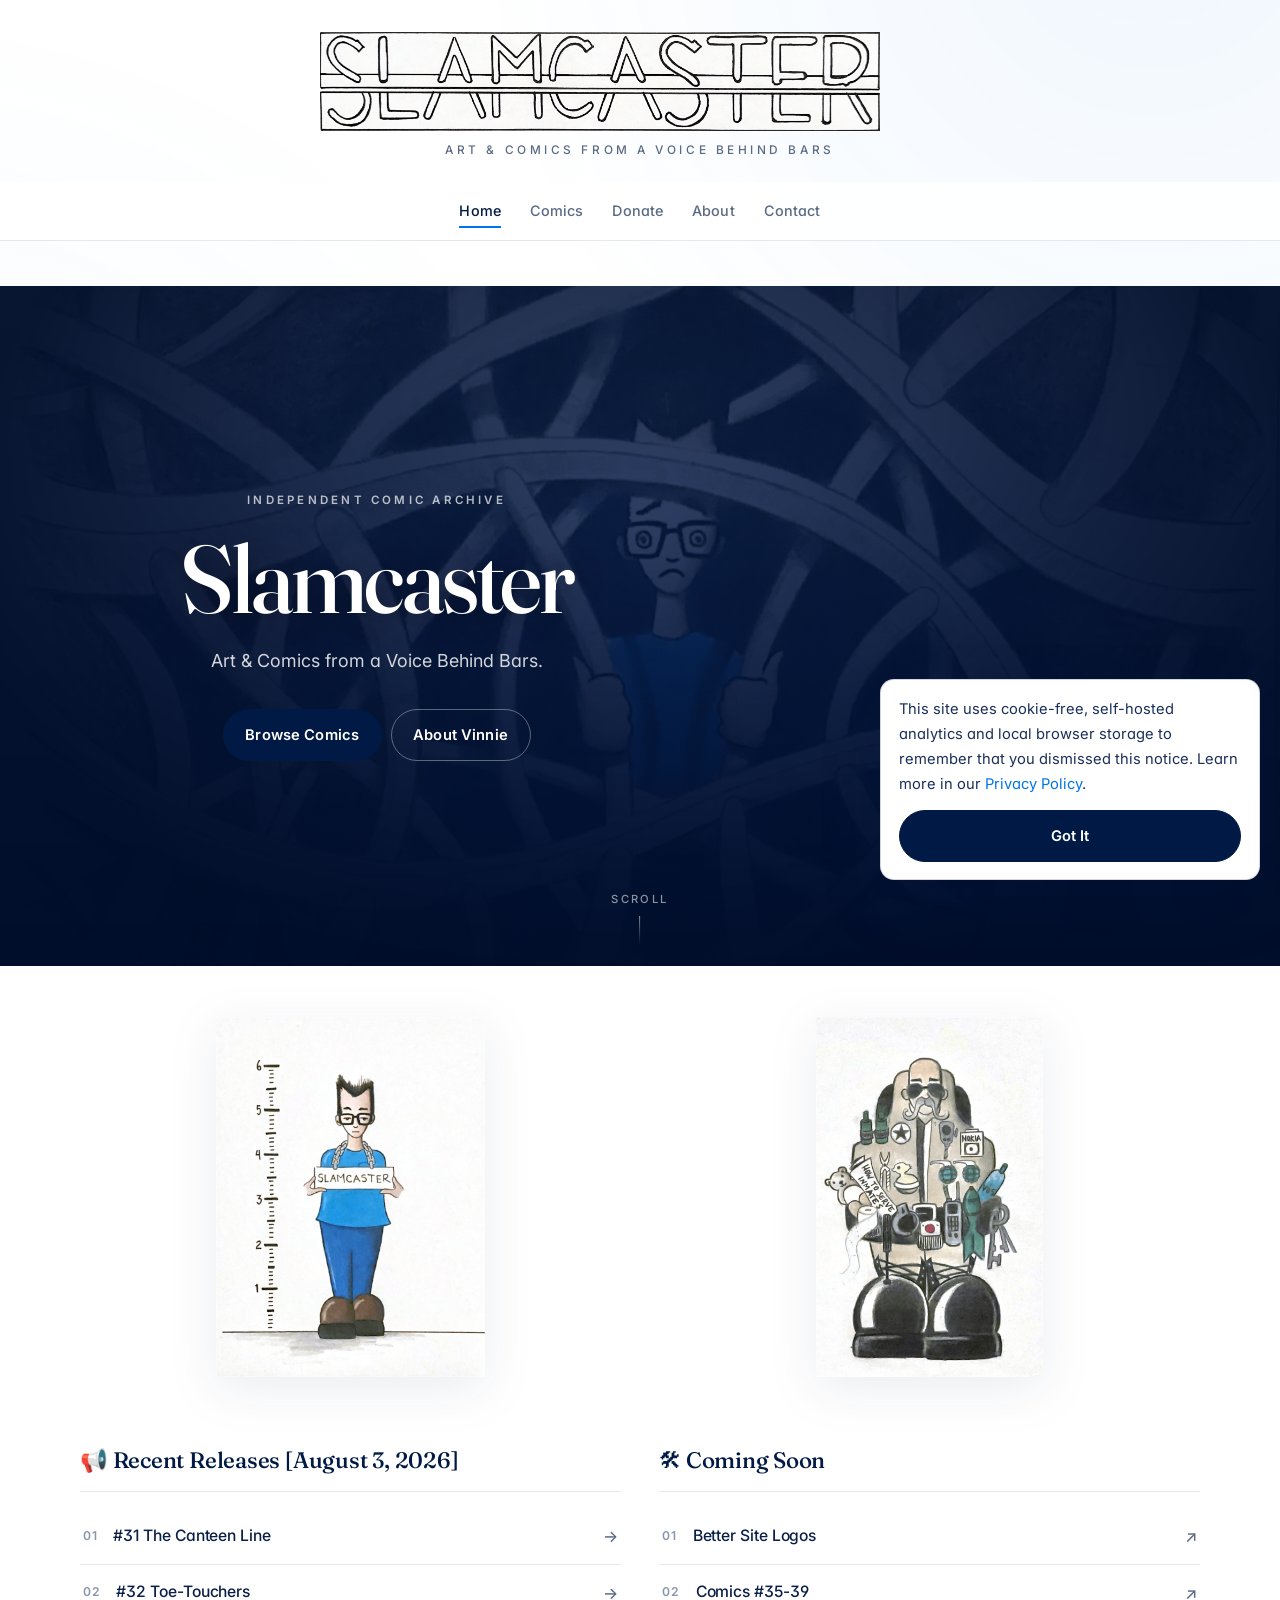
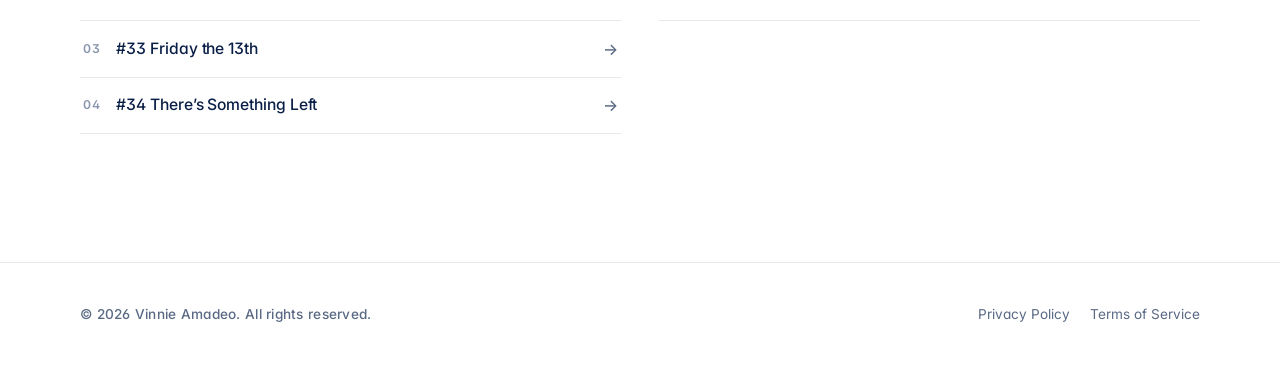
<file: index.html>
﻿<!DOCTYPE html>
<html lang="en">
<head>
  <meta charset="UTF-8" />
  <meta name="viewport" content="width=device-width, initial-scale=1.0" />
  <title>Slamcaster — Funny Prison Comedy Webcomic by Vinnie Amadeo</title>
  <meta name="description" content="Slamcaster is an original prison comedy webcomic drawn by Vinnie Amadeo from inside the California penal system. Read 34 darkly funny comics about inmates, guards, chow hall food, and life behind bars — every strip rooted in a real event." />
  <link rel="canonical" href="https://slamcaster.com/" />
  <meta name="robots" content="index, follow, max-snippet:-1, max-image-preview:large" />
  <meta name="author" content="Vinnie Amadeo" />
  <meta property="og:site_name" content="Slamcaster" />
  <meta property="og:type" content="website" />
  <meta property="og:title" content="Slamcaster — Funny Prison Comedy Webcomic by Vinnie Amadeo" />
  <meta property="og:description" content="An original prison comedy webcomic drawn from inside the California penal system. Darkly funny comics about inmates, guards, and life behind bars — every strip rooted in a real event." />
  <meta property="og:url" content="https://slamcaster.com/" />
  <meta property="og:image" content="https://slamcaster.com/logos/SCLOGO-PFP-1-min.png" />
  <meta property="og:image:width" content="925" />
  <meta property="og:image:height" content="925" />
  <meta property="og:image:alt" content="Slamcaster logo: cartoon inmate Vinnie behind prison bars" />
  <meta name="twitter:card" content="summary" />
  <meta name="twitter:title" content="Slamcaster — Funny Prison Comedy Webcomic by Vinnie Amadeo" />
  <meta name="twitter:description" content="An original prison comedy webcomic drawn from inside the California penal system. Every strip rooted in a real event." />
  <meta name="twitter:image" content="https://slamcaster.com/logos/SCLOGO-PFP-1-min.png" />
  <link rel="icon" type="image/png" href="logos/SCLOGO-PFP-1-min.png" />
  <link rel="stylesheet" href="assets/css/site.css" />
  <!--
    Slamcaster Analytics (self-hosted, no third parties).
    Update the URLs below to point at wherever your analytics server is reachable:
      Local testing:   http://localhost:8787
      Production:      https://analytics.slamcaster.com  (requires DNS + a running server)
    Until the server is reachable, this tag is a no-op — the page is unaffected.
  -->
  <script async src="https://analytics.slamcaster.com/tracker.js"
          data-endpoint="https://analytics.slamcaster.com/api/collect"></script>
  <script src="assets/js/site.js" defer></script>
  <script type="application/ld+json">
  {
    "@context": "https://schema.org",
    "@graph": [
      {
        "@type": "WebSite",
        "@id": "https://slamcaster.com/#website",
        "url": "https://slamcaster.com/",
        "name": "Slamcaster",
        "description": "Slamcaster is an original prison comedy webcomic drawn by Vinnie Amadeo from inside the California penal system.",
        "inLanguage": "en",
        "publisher": { "@id": "https://slamcaster.com/about.html#vinnie" }
      },
      {
        "@type": "ComicSeries",
        "@id": "https://slamcaster.com/#series",
        "name": "Slamcaster",
        "alternateName": "Slamcaster: Art & Comics from a Voice Behind Bars",
        "url": "https://slamcaster.com/comics.html",
        "image": "https://slamcaster.com/logos/SCLOGO-PFP-1-min.png",
        "description": "An independent, darkly funny webcomic about everyday life in prison — inmates, guards, chow hall food, canteen prices, cellmates, and the absurd bureaucracy behind bars. Every comic is rooted in a real event.",
        "genre": ["Comedy", "Satire", "Humor", "Slice of Life"],
        "keywords": "prison comic, prison humor, carceral comedy, dark comedy webcomic, indie webcomic, inmate art, jail comic, incarceration satire, funny comics",
        "about": [
          { "@type": "Thing", "name": "Prison life" },
          { "@type": "Thing", "name": "Incarceration" },
          { "@type": "Thing", "name": "Dark comedy" },
          { "@type": "Thing", "name": "Satire" }
        ],
        "inLanguage": "en",
        "isAccessibleForFree": true,
        "accessMode": ["textual", "visual"],
        "accessibilityFeature": ["alternativeText", "transcript"],
        "accessibilitySummary": "Every comic is accompanied by descriptive alternative text and a panel-by-panel transcript.",
        "creator": { "@id": "https://slamcaster.com/about.html#vinnie" },
        "author": { "@id": "https://slamcaster.com/about.html#vinnie" },
        "publisher": { "@id": "https://slamcaster.com/about.html#vinnie" }
      },
      {
        "@type": "Person",
        "@id": "https://slamcaster.com/about.html#vinnie",
        "name": "Vinnie Amadeo",
        "url": "https://slamcaster.com/about.html",
        "jobTitle": "Cartoonist",
        "description": "Comic artist drawing the Slamcaster series from inside the California penal system, with more than a decade of art practice and formal study in comics and sequential art."
      }
    ]
  }
  </script>
</head>
<body>
  <div class="site-shell">
    <header class="hero-header">
      <div class="page-width header-inner" data-reveal>
        <a class="brand-link" href="./" aria-label="Slamcaster home">
          <img class="brand-logo" src="Sc-logo1-1.png" alt="Slamcaster Logo" />
        </a>
        <p class="tagline">Art &amp; Comics from a Voice Behind Bars</p>
      </div>
    </header>

    <div class="nav-shell">
      <div class="page-width nav-inner">
        <button class="menu-toggle" type="button" aria-expanded="false" aria-controls="site-nav" data-menu-toggle>Menu</button>
        <nav class="site-nav" id="site-nav" data-site-nav>
          <a class="nav-link" href="./">Home</a>
          <a class="nav-link" href="comics.html">Comics</a>
          <a class="nav-link" href="donate.html">Donate</a>
          <a class="nav-link" href="about.html">About</a>
          <a class="nav-link" href="contact.html">Contact</a>
        </nav>
      </div>
    </div>

    <main class="page">
      <section class="page-hero home-hero">
        <div class="home-hero-bg" data-parallax="0.35" style="background-image: url('logos/SCLOGO-vinnie-bars-1-min.png');"></div>
        <div class="home-hero-overlay"></div>
        <div class="home-hero-content" data-reveal>
          <p class="eyebrow">Independent Comic Archive</p>
          <h1 class="page-title">Slamcaster</h1>
          <p class="page-intro">Art &amp; Comics from a Voice Behind Bars.</p>
          <div class="hero-actions">
            <a class="button" href="comics.html">Browse Comics</a>
            <a class="button secondary" href="about.html">About Vinnie</a>
          </div>
        </div>
        <span class="home-hero-scroll" aria-hidden="true">Scroll</span>
      </section>

      <div class="page-width">
        <section class="home-identity" data-reveal aria-label="Slamcaster artwork">
          <a class="home-identity-item" href="about.html" aria-label="About Vinnie">
            <img src="logos/SCLOGO-vinnie-mugshot-1-min.png" alt="Cartoon mugshot of Vinnie, the Slamcaster comic artist, holding a booking placard" loading="lazy" />
          </a>
          <a class="home-identity-item" href="donate.html" aria-label="Support the work">
            <img src="logos/SCLOGO-warden-1-min.png" alt="Cartoon prison warden character from the Slamcaster comic series" loading="lazy" />
          </a>
        </section>

        <section class="content-grid two-column-grid home-list-grid">
        <article class="panel home-panel" data-reveal>
          <h2 class="panel-title">&#128226; Recent Releases [August 3, 2026]</h2>
          <ul class="release-list">
            <li><a class="release-link" href="comics.html#comic-31">#31 The Canteen Line</a></li>
            <li><a class="release-link" href="comics.html#comic-32">#32 Toe-Touchers</a></li>
            <li><a class="release-link" href="comics.html#comic-33">#33 Friday the 13th</a></li>
            <li><a class="release-link" href="comics.html#comic-34">#34 There’s Something Left</a></li>
          </ul>
        </article>

        <article class="panel home-panel" data-reveal>
          <h2 class="panel-title">&#128736; Coming Soon</h2>
          <ul class="release-list">
            <li><a class="release-link release-link-upcoming" href="comics.html#upcoming-better-site-logos">Better Site Logos</a></li>
            <li><a class="release-link release-link-upcoming" href="comics.html#upcoming-comics-35-39">Comics #35-39</a></li>
          </ul>
        </article>
        </section>
      </div>
    </main>

    <footer class="site-footer">
      <div class="page-width footer-inner">
        <p class="footer-copy">&copy; 2026 Vinnie Amadeo. All rights reserved.</p>
        <div class="footer-links">
          <a href="privacy.html">Privacy Policy</a>
          <a href="terms.html">Terms of Service</a>
        </div>
      </div>
    </footer>
  </div>
</body>
</html>
</file>
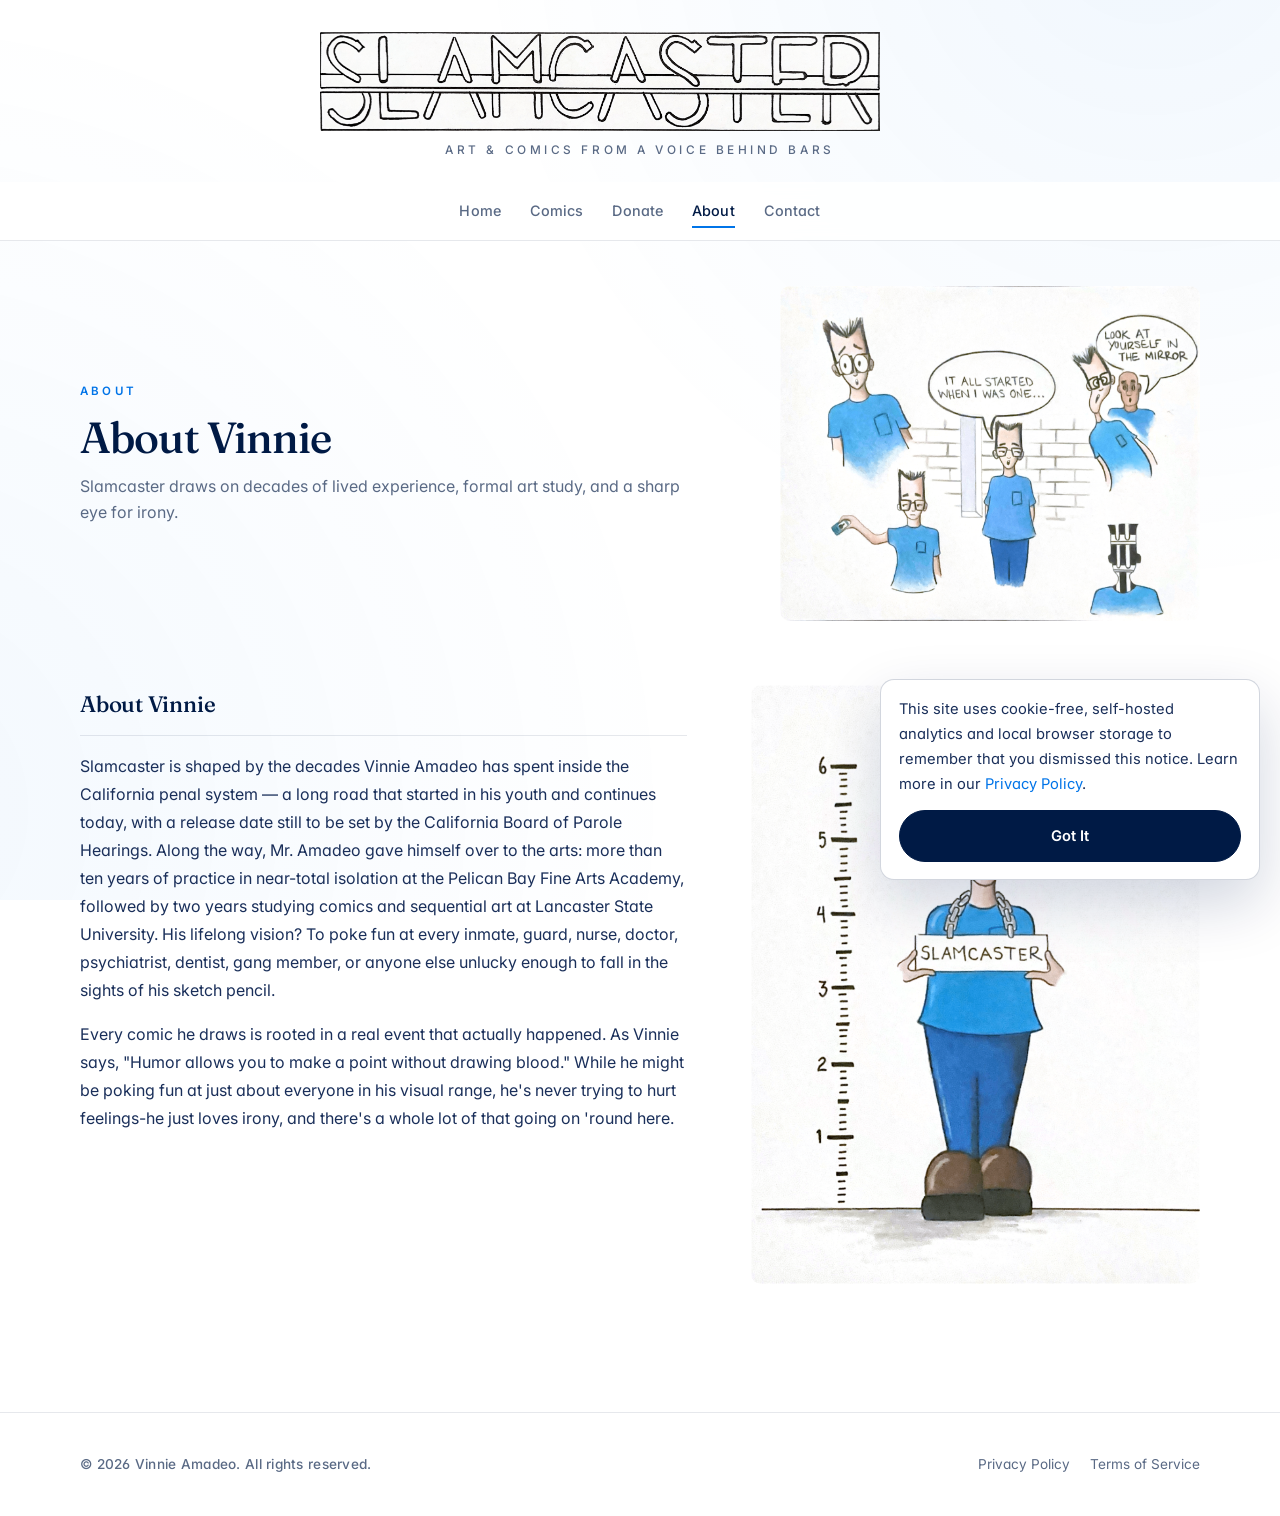
<file: about.html>
﻿<!DOCTYPE html>
<html lang="en">
<head>
  <meta charset="UTF-8" />
  <meta name="viewport" content="width=device-width, initial-scale=1.0" />
  <title>About Vinnie Amadeo — The Artist Behind Slamcaster</title>
  <meta name="description" content="Vinnie Amadeo draws the Slamcaster prison comedy webcomic from inside the California penal system. Decades of lived experience, ten years of art practice, and a sharp eye for irony — every comic is rooted in a real event." />
  <link rel="canonical" href="https://slamcaster.com/about.html" />
  <meta name="robots" content="index, follow, max-snippet:-1, max-image-preview:large" />
  <meta name="author" content="Vinnie Amadeo" />
  <meta property="og:site_name" content="Slamcaster" />
  <meta property="og:type" content="profile" />
  <meta property="og:title" content="About Vinnie Amadeo — The Artist Behind Slamcaster" />
  <meta property="og:description" content="Vinnie Amadeo draws the Slamcaster prison comedy webcomic from inside the California penal system. Every comic is rooted in a real event." />
  <meta property="og:url" content="https://slamcaster.com/about.html" />
  <meta property="og:image" content="https://slamcaster.com/logos/SCLOGO-PFP-1-min.png" />
  <meta property="og:image:width" content="925" />
  <meta property="og:image:height" content="925" />
  <meta property="og:image:alt" content="Slamcaster logo: cartoon inmate Vinnie behind prison bars" />
  <meta name="twitter:card" content="summary" />
  <meta name="twitter:title" content="About Vinnie Amadeo — The Artist Behind Slamcaster" />
  <meta name="twitter:description" content="Vinnie Amadeo draws the Slamcaster prison comedy webcomic from inside the California penal system." />
  <meta name="twitter:image" content="https://slamcaster.com/logos/SCLOGO-PFP-1-min.png" />
  <link rel="icon" type="image/png" href="logos/SCLOGO-PFP-1-min.png" />
  <link rel="stylesheet" href="assets/css/site.css" />
  <!--
    Slamcaster Analytics (self-hosted, no third parties).
    Update the URLs below to point at wherever your analytics server is reachable:
      Local testing:   http://localhost:8787
      Production:      https://analytics.slamcaster.com  (requires DNS + a running server)
    Until the server is reachable, this tag is a no-op — the page is unaffected.
  -->
  <script async src="https://analytics.slamcaster.com/tracker.js"
          data-endpoint="https://analytics.slamcaster.com/api/collect"></script>
  <script src="assets/js/site.js" defer></script>
  <script type="application/ld+json">
  {
    "@context": "https://schema.org",
    "@type": "ProfilePage",
    "@id": "https://slamcaster.com/about.html#page",
    "url": "https://slamcaster.com/about.html",
    "name": "About Vinnie Amadeo",
    "inLanguage": "en",
    "isPartOf": { "@id": "https://slamcaster.com/#website" },
    "mainEntity": {
      "@type": "Person",
      "@id": "https://slamcaster.com/about.html#vinnie",
      "name": "Vinnie Amadeo",
      "url": "https://slamcaster.com/about.html",
      "jobTitle": "Cartoonist",
      "image": "https://slamcaster.com/logos/SCLOGO-vinnie-mugshot-1-min.png",
      "description": "Vinnie Amadeo draws the Slamcaster prison comedy webcomic from inside the California penal system. His work is shaped by decades of lived experience, more than ten years of art practice, and two years studying comics and sequential art. Every comic he draws is rooted in a real event.",
      "knowsAbout": ["Comics", "Sequential art", "Prison life", "Satire"],
      "mainEntityOfPage": { "@id": "https://slamcaster.com/about.html#page" }
    }
  }
  </script>
</head>
<body>
  <div class="site-shell">
    <header class="hero-header">
      <div class="page-width header-inner" data-reveal>
        <a class="brand-link" href="./" aria-label="Slamcaster home">
          <img class="brand-logo" src="Sc-logo1-1.png" alt="Slamcaster Logo" />
        </a>
        <p class="tagline">Art &amp; Comics from a Voice Behind Bars</p>
      </div>
    </header>

    <div class="nav-shell">
      <div class="page-width nav-inner">
        <button class="menu-toggle" type="button" aria-expanded="false" aria-controls="site-nav" data-menu-toggle>Menu</button>
        <nav class="site-nav" id="site-nav" data-site-nav>
          <a class="nav-link" href="./">Home</a>
          <a class="nav-link" href="comics.html">Comics</a>
          <a class="nav-link" href="donate.html">Donate</a>
          <a class="nav-link" href="about.html">About</a>
          <a class="nav-link" href="contact.html">Contact</a>
        </nav>
      </div>
    </div>

    <main class="page page-width">
      <section class="page-hero about-hero" data-reveal>
        <div class="hero-copy">
          <p class="eyebrow">About</p>
          <h1 class="page-title">About Vinnie</h1>
          <p class="page-intro">Slamcaster draws on decades of lived experience, formal art study, and a sharp eye for irony.</p>
        </div>

        <div class="hero-media">
          <div class="image-frame">
            <img src="logos/SCLOGO-vinnie-clones-1-min.png" alt="Vinnie Amadeo" />
          </div>
        </div>
      </section>

      <section class="split-layout about-layout">
        <article class="panel prose-card" data-reveal>
          <h2 class="panel-title">About Vinnie</h2>
          <p>Slamcaster is shaped by the decades Vinnie Amadeo has spent inside the California penal system &mdash; a long road that started in his youth and continues today, with a release date still to be set by the California Board of Parole Hearings. Along the way, Mr. Amadeo gave himself over to the arts: more than ten years of practice in near-total isolation at the Pelican Bay Fine Arts Academy, followed by two years studying comics and sequential art at Lancaster State University. His lifelong vision? To poke fun at every inmate, guard, nurse, doctor, psychiatrist, dentist, gang member, or anyone else unlucky enough to fall in the sights of his sketch pencil.</p>
          <p>Every comic he draws is rooted in a real event that actually happened. As Vinnie says, "Humor allows you to make a point without drawing blood." While he might be poking fun at just about everyone in his visual range, he&#39;s never trying to hurt feelings-he just loves irony, and there&#39;s a whole lot of that going on &#39;round here.</p>
        </article>

        <aside class="visual-card" data-reveal>
          <div class="image-frame">
            <img src="logos/SCLOGO-vinnie-mugshot-1-min.png" alt="Vinnie Amadeo logo art" />
          </div>
        </aside>
      </section>
    </main>

    <footer class="site-footer">
      <div class="page-width footer-inner">
        <p class="footer-copy">&copy; 2026 Vinnie Amadeo. All rights reserved.</p>
        <div class="footer-links">
          <a href="privacy.html">Privacy Policy</a>
          <a href="terms.html">Terms of Service</a>
        </div>
      </div>
    </footer>
  </div>
</body>
</html>
</file>
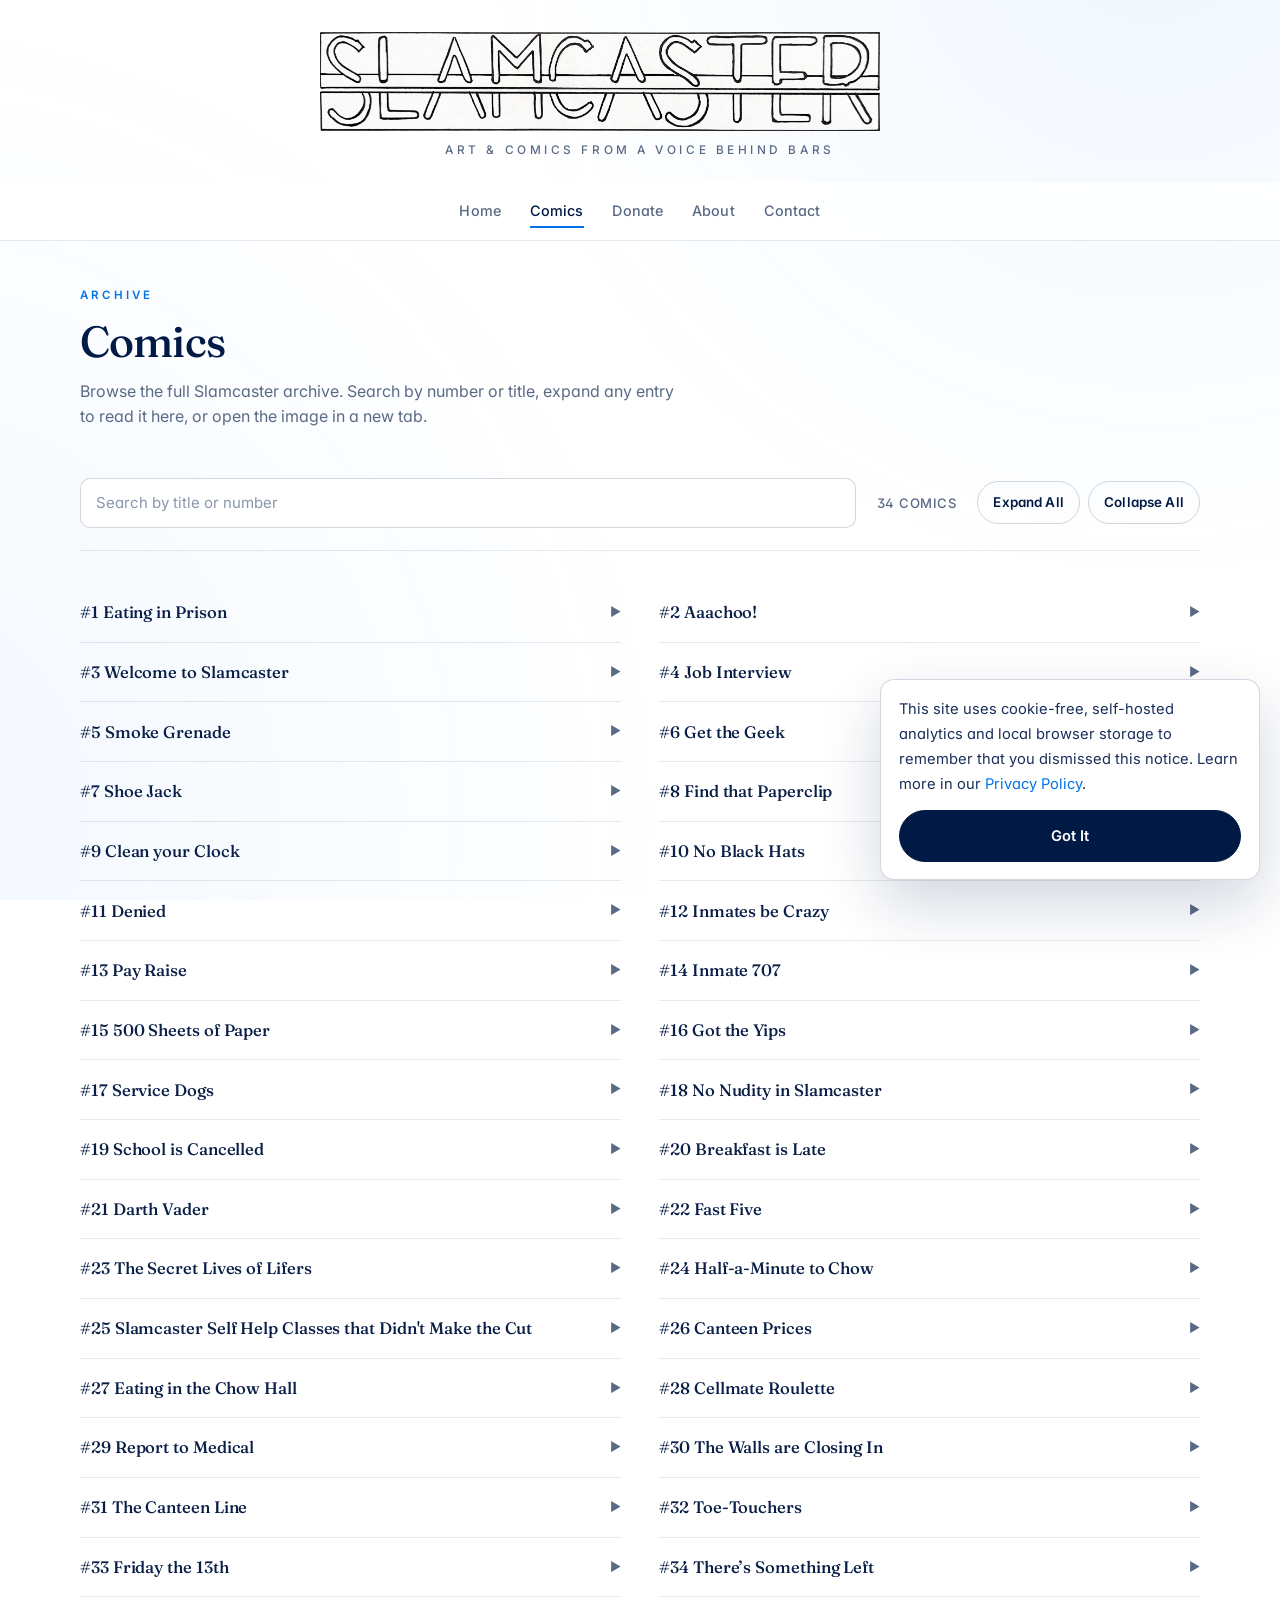
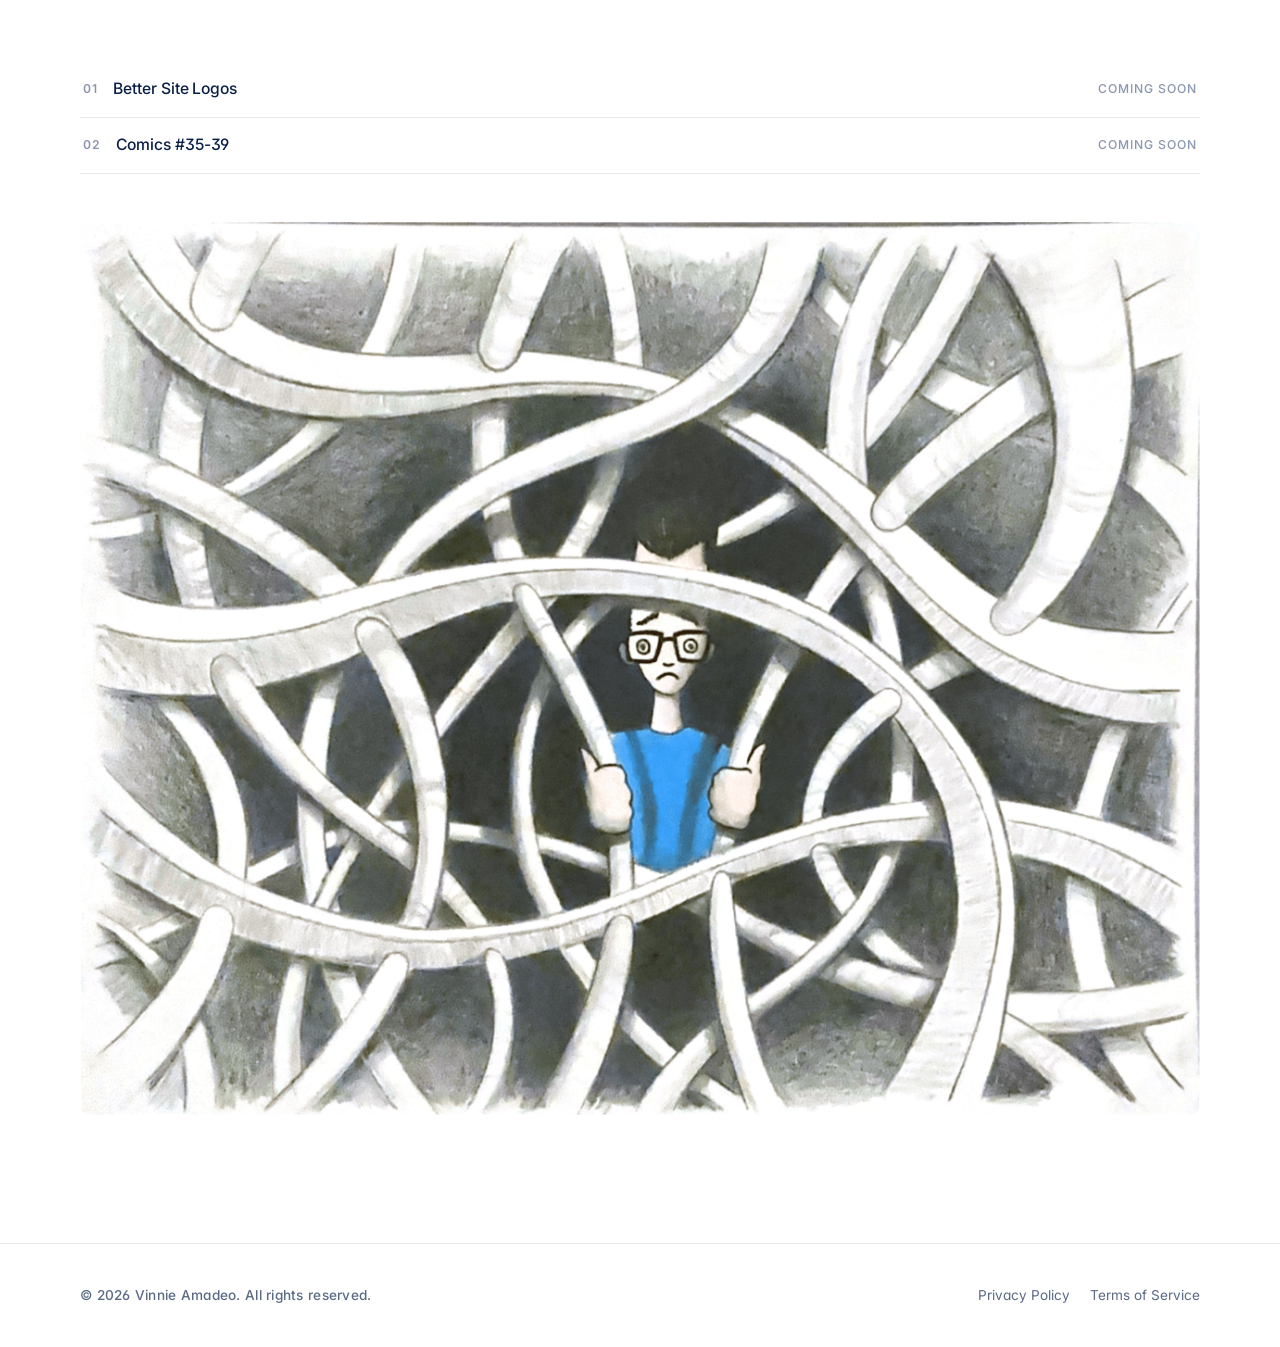
<file: comics.html>
﻿<!DOCTYPE html>
<html lang="en">
<head>
  <meta charset="UTF-8" />
  <meta name="viewport" content="width=device-width, initial-scale=1.0" />
  <title>Comic Archive: Episodes #1–34 | Slamcaster Prison Comedy Webcomic</title>
  <meta name="description" content="Read all 34 Slamcaster comics free online — darkly funny prison humor drawn by Vinnie Amadeo from real events behind bars. From #1 Eating in Prison to #34 There’s Something Left, with new episodes coming soon." />
  <link rel="canonical" href="https://slamcaster.com/comics.html" />
  <meta name="robots" content="index, follow, max-snippet:-1, max-image-preview:large" />
  <meta name="author" content="Vinnie Amadeo" />
  <meta property="og:site_name" content="Slamcaster" />
  <meta property="og:type" content="website" />
  <meta property="og:title" content="Comic Archive: Episodes #1–34 | Slamcaster Prison Comedy Webcomic" />
  <meta property="og:description" content="Read all 34 Slamcaster comics free online — darkly funny prison humor drawn from real events behind bars." />
  <meta property="og:url" content="https://slamcaster.com/comics.html" />
  <meta property="og:image" content="https://slamcaster.com/logos/SCLOGO-PFP-1-min.png" />
  <meta property="og:image:width" content="925" />
  <meta property="og:image:height" content="925" />
  <meta property="og:image:alt" content="Slamcaster logo: cartoon inmate Vinnie behind prison bars" />
  <meta name="twitter:card" content="summary" />
  <meta name="twitter:title" content="Comic Archive: Episodes #1–34 | Slamcaster" />
  <meta name="twitter:description" content="Read all 34 Slamcaster comics free online — darkly funny prison humor drawn from real events behind bars." />
  <meta name="twitter:image" content="https://slamcaster.com/logos/SCLOGO-PFP-1-min.png" />
  <link rel="icon" type="image/png" href="logos/SCLOGO-PFP-1-min.png" />
  <link rel="stylesheet" href="assets/css/site.css" />
  <!--
    Slamcaster Analytics (self-hosted, no third parties).
    Update the URLs below to point at wherever your analytics server is reachable:
      Local testing:   http://localhost:8787
      Production:      https://analytics.slamcaster.com  (requires DNS + a running server)
    Until the server is reachable, this tag is a no-op — the page is unaffected.
  -->
  <script async src="https://analytics.slamcaster.com/tracker.js"
          data-endpoint="https://analytics.slamcaster.com/api/collect"></script>
  <script src="assets/js/site.js" defer></script>
  <script type="application/ld+json">
  {
    "@context": "https://schema.org",
    "@graph": [
      {
        "@type": "CollectionPage",
        "@id": "https://slamcaster.com/comics.html#page",
        "url": "https://slamcaster.com/comics.html",
        "name": "Slamcaster Comic Archive",
        "description": "The full archive of Slamcaster prison comedy comics, episodes #1 through #34, free to read online.",
        "inLanguage": "en",
        "isPartOf": { "@id": "https://slamcaster.com/#website" },
        "mainEntity": { "@id": "https://slamcaster.com/#series" }
      },
      {
        "@type": "ComicSeries",
        "@id": "https://slamcaster.com/#series",
        "name": "Slamcaster",
        "url": "https://slamcaster.com/comics.html",
        "image": "https://slamcaster.com/logos/SCLOGO-PFP-1-min.png",
        "description": "An independent, darkly funny webcomic about everyday life in prison — inmates, guards, chow hall food, canteen prices, cellmates, and the absurd bureaucracy behind bars. Every comic is rooted in a real event.",
        "genre": ["Comedy", "Satire", "Humor", "Slice of Life"],
        "inLanguage": "en",
        "isAccessibleForFree": true,
        "accessMode": ["textual", "visual"],
        "accessibilityFeature": ["alternativeText", "transcript"],
        "accessibilitySummary": "Every comic is accompanied by descriptive alternative text and a panel-by-panel transcript.",
        "creator": { "@id": "https://slamcaster.com/about.html#vinnie" },
        "author": { "@type": "Person", "@id": "https://slamcaster.com/about.html#vinnie", "name": "Vinnie Amadeo", "url": "https://slamcaster.com/about.html" },
        "hasPart": [
          { "@type": "ComicStory", "@id": "https://slamcaster.com/comics.html#comic-1", "position": 1, "name": "Eating in Prison", "url": "https://slamcaster.com/comics.html#comic-1", "image": "https://slamcaster.com/comics/SC001-eating-in-prison-1-min.png", "isPartOf": { "@id": "https://slamcaster.com/#series" } },
          { "@type": "ComicStory", "@id": "https://slamcaster.com/comics.html#comic-2", "position": 2, "name": "Aaachoo!", "url": "https://slamcaster.com/comics.html#comic-2", "image": "https://slamcaster.com/comics/SC002-aaachoo-1-min.png", "isPartOf": { "@id": "https://slamcaster.com/#series" } },
          { "@type": "ComicStory", "@id": "https://slamcaster.com/comics.html#comic-3", "position": 3, "name": "Welcome to Slamcaster", "url": "https://slamcaster.com/comics.html#comic-3", "image": "https://slamcaster.com/comics/SC003-welcome-to-slamcaster-1-min.png", "isPartOf": { "@id": "https://slamcaster.com/#series" } },
          { "@type": "ComicStory", "@id": "https://slamcaster.com/comics.html#comic-4", "position": 4, "name": "Job Interview", "url": "https://slamcaster.com/comics.html#comic-4", "image": "https://slamcaster.com/comics/SC004-job-interview-1-min.png", "isPartOf": { "@id": "https://slamcaster.com/#series" } },
          { "@type": "ComicStory", "@id": "https://slamcaster.com/comics.html#comic-5", "position": 5, "name": "Smoke Grenade", "url": "https://slamcaster.com/comics.html#comic-5", "image": "https://slamcaster.com/comics/SC005-smoke-grenade-1-min.png", "isPartOf": { "@id": "https://slamcaster.com/#series" } },
          { "@type": "ComicStory", "@id": "https://slamcaster.com/comics.html#comic-6", "position": 6, "name": "Get the Geek", "url": "https://slamcaster.com/comics.html#comic-6", "image": "https://slamcaster.com/comics/SC006-get-the-geek-1-min.png", "isPartOf": { "@id": "https://slamcaster.com/#series" } },
          { "@type": "ComicStory", "@id": "https://slamcaster.com/comics.html#comic-7", "position": 7, "name": "Shoe Jack", "url": "https://slamcaster.com/comics.html#comic-7", "image": "https://slamcaster.com/comics/SC007-shoe-jack-1-min.png", "isPartOf": { "@id": "https://slamcaster.com/#series" } },
          { "@type": "ComicStory", "@id": "https://slamcaster.com/comics.html#comic-8", "position": 8, "name": "Find that Paperclip", "url": "https://slamcaster.com/comics.html#comic-8", "image": "https://slamcaster.com/comics/SC008-find-that-paperclip-1-min.png", "isPartOf": { "@id": "https://slamcaster.com/#series" } },
          { "@type": "ComicStory", "@id": "https://slamcaster.com/comics.html#comic-9", "position": 9, "name": "Clean your Clock", "url": "https://slamcaster.com/comics.html#comic-9", "image": "https://slamcaster.com/comics/SC009-clean-your-clock-1-min.png", "isPartOf": { "@id": "https://slamcaster.com/#series" } },
          { "@type": "ComicStory", "@id": "https://slamcaster.com/comics.html#comic-10", "position": 10, "name": "No Black Hats", "url": "https://slamcaster.com/comics.html#comic-10", "image": "https://slamcaster.com/comics/SC010-no-black-hats-1-min.png", "isPartOf": { "@id": "https://slamcaster.com/#series" } },
          { "@type": "ComicStory", "@id": "https://slamcaster.com/comics.html#comic-11", "position": 11, "name": "Denied", "url": "https://slamcaster.com/comics.html#comic-11", "image": "https://slamcaster.com/comics/SC011-denied-1-min.png", "isPartOf": { "@id": "https://slamcaster.com/#series" } },
          { "@type": "ComicStory", "@id": "https://slamcaster.com/comics.html#comic-12", "position": 12, "name": "Inmates be Crazy", "url": "https://slamcaster.com/comics.html#comic-12", "image": "https://slamcaster.com/comics/SC012-inmates-be-crazy-1-min.png", "isPartOf": { "@id": "https://slamcaster.com/#series" } },
          { "@type": "ComicStory", "@id": "https://slamcaster.com/comics.html#comic-13", "position": 13, "name": "Pay Raise", "url": "https://slamcaster.com/comics.html#comic-13", "image": "https://slamcaster.com/comics/SC013-pay-raise-1-min.png", "isPartOf": { "@id": "https://slamcaster.com/#series" } },
          { "@type": "ComicStory", "@id": "https://slamcaster.com/comics.html#comic-14", "position": 14, "name": "Inmate 707", "url": "https://slamcaster.com/comics.html#comic-14", "image": "https://slamcaster.com/comics/SC014-inmate-707-1-min.png", "isPartOf": { "@id": "https://slamcaster.com/#series" } },
          { "@type": "ComicStory", "@id": "https://slamcaster.com/comics.html#comic-15", "position": 15, "name": "500 Sheets of Paper", "url": "https://slamcaster.com/comics.html#comic-15", "image": "https://slamcaster.com/comics/SC015-500-sheets-of-paper-1-min.png", "isPartOf": { "@id": "https://slamcaster.com/#series" } },
          { "@type": "ComicStory", "@id": "https://slamcaster.com/comics.html#comic-16", "position": 16, "name": "Got the Yips", "url": "https://slamcaster.com/comics.html#comic-16", "image": "https://slamcaster.com/comics/SC016-got-the-yips-1-min.png", "isPartOf": { "@id": "https://slamcaster.com/#series" } },
          { "@type": "ComicStory", "@id": "https://slamcaster.com/comics.html#comic-17", "position": 17, "name": "Service Dogs", "url": "https://slamcaster.com/comics.html#comic-17", "image": "https://slamcaster.com/comics/SC017-service-dogs-1-min.png", "isPartOf": { "@id": "https://slamcaster.com/#series" } },
          { "@type": "ComicStory", "@id": "https://slamcaster.com/comics.html#comic-18", "position": 18, "name": "No Nudity in Slamcaster", "url": "https://slamcaster.com/comics.html#comic-18", "image": "https://slamcaster.com/comics/SC018-no-nudity-in-slamcaster-1-min.png", "isPartOf": { "@id": "https://slamcaster.com/#series" } },
          { "@type": "ComicStory", "@id": "https://slamcaster.com/comics.html#comic-19", "position": 19, "name": "School is Cancelled", "url": "https://slamcaster.com/comics.html#comic-19", "image": "https://slamcaster.com/comics/SC019-school-is-cancelled-1-min.png", "isPartOf": { "@id": "https://slamcaster.com/#series" } },
          { "@type": "ComicStory", "@id": "https://slamcaster.com/comics.html#comic-20", "position": 20, "name": "Breakfast is Late", "url": "https://slamcaster.com/comics.html#comic-20", "image": "https://slamcaster.com/comics/SC020-breakfast-is-late-1-min.png", "isPartOf": { "@id": "https://slamcaster.com/#series" } },
          { "@type": "ComicStory", "@id": "https://slamcaster.com/comics.html#comic-21", "position": 21, "name": "Darth Vader", "url": "https://slamcaster.com/comics.html#comic-21", "image": "https://slamcaster.com/comics/SC021-darth-vader-1-min.png", "isPartOf": { "@id": "https://slamcaster.com/#series" } },
          { "@type": "ComicStory", "@id": "https://slamcaster.com/comics.html#comic-22", "position": 22, "name": "Fast Five", "url": "https://slamcaster.com/comics.html#comic-22", "image": "https://slamcaster.com/comics/SC022-fast-five-1-min.png", "isPartOf": { "@id": "https://slamcaster.com/#series" } },
          { "@type": "ComicStory", "@id": "https://slamcaster.com/comics.html#comic-23", "position": 23, "name": "The Secret Lives of Lifers", "url": "https://slamcaster.com/comics.html#comic-23", "image": "https://slamcaster.com/comics/SC023-the-secret-lives-of-lifers-1.png", "isPartOf": { "@id": "https://slamcaster.com/#series" } },
          { "@type": "ComicStory", "@id": "https://slamcaster.com/comics.html#comic-24", "position": 24, "name": "Half-a-Minute to Chow", "url": "https://slamcaster.com/comics.html#comic-24", "image": "https://slamcaster.com/comics/SC024-half-a-minute-to-chow-1.png", "isPartOf": { "@id": "https://slamcaster.com/#series" } },
          { "@type": "ComicStory", "@id": "https://slamcaster.com/comics.html#comic-25", "position": 25, "name": "Slamcaster Self Help Classes that Didn't Make the Cut", "url": "https://slamcaster.com/comics.html#comic-25", "image": "https://slamcaster.com/comics/SC025-slamcaster-self-help-classes-that-didnt-make-the-cut-1.png", "isPartOf": { "@id": "https://slamcaster.com/#series" } },
          { "@type": "ComicStory", "@id": "https://slamcaster.com/comics.html#comic-26", "position": 26, "name": "Canteen Prices", "url": "https://slamcaster.com/comics.html#comic-26", "image": "https://slamcaster.com/comics/SC026-canteen-prices-1.png", "isPartOf": { "@id": "https://slamcaster.com/#series" } },
          { "@type": "ComicStory", "@id": "https://slamcaster.com/comics.html#comic-27", "position": 27, "name": "Eating in the Chow Hall", "url": "https://slamcaster.com/comics.html#comic-27", "image": "https://slamcaster.com/comics/SC027-eating-in-the-chow-hall-1.png", "isPartOf": { "@id": "https://slamcaster.com/#series" } },
          { "@type": "ComicStory", "@id": "https://slamcaster.com/comics.html#comic-28", "position": 28, "name": "Cellmate Roulette", "url": "https://slamcaster.com/comics.html#comic-28", "image": "https://slamcaster.com/comics/SC028-cellmate-roulette-1.png", "isPartOf": { "@id": "https://slamcaster.com/#series" } },
          { "@type": "ComicStory", "@id": "https://slamcaster.com/comics.html#comic-29", "position": 29, "name": "Report to Medical", "url": "https://slamcaster.com/comics.html#comic-29", "image": "https://slamcaster.com/comics/SC029-report-to-medical-1.png", "isPartOf": { "@id": "https://slamcaster.com/#series" } },
          { "@type": "ComicStory", "@id": "https://slamcaster.com/comics.html#comic-30", "position": 30, "name": "The Walls are Closing In", "url": "https://slamcaster.com/comics.html#comic-30", "image": "https://slamcaster.com/comics/SC030-the-walls-are-closing-in-1.png", "isPartOf": { "@id": "https://slamcaster.com/#series" } },
          { "@type": "ComicStory", "@id": "https://slamcaster.com/comics.html#comic-31", "position": 31, "name": "The Canteen Line", "url": "https://slamcaster.com/comics.html#comic-31", "image": "https://slamcaster.com/comics/SC031-the-canteen-line-1.png", "isPartOf": { "@id": "https://slamcaster.com/#series" } },
          { "@type": "ComicStory", "@id": "https://slamcaster.com/comics.html#comic-32", "position": 32, "name": "Toe-Touchers", "url": "https://slamcaster.com/comics.html#comic-32", "image": "https://slamcaster.com/comics/SC032-toe-touchers-1.png", "isPartOf": { "@id": "https://slamcaster.com/#series" } },
          { "@type": "ComicStory", "@id": "https://slamcaster.com/comics.html#comic-33", "position": 33, "name": "Friday the 13th", "url": "https://slamcaster.com/comics.html#comic-33", "image": "https://slamcaster.com/comics/SC033-friday-the-13th-1.png", "isPartOf": { "@id": "https://slamcaster.com/#series" } },
          { "@type": "ComicStory", "@id": "https://slamcaster.com/comics.html#comic-34", "position": 34, "name": "There’s Something Left", "url": "https://slamcaster.com/comics.html#comic-34", "image": "https://slamcaster.com/comics/SC034-theres-something-left-1.png", "isPartOf": { "@id": "https://slamcaster.com/#series" } }
        ]
      }
    ]
  }
  </script>
</head>
<body>
  <div class="site-shell">
    <header class="hero-header">
      <div class="page-width header-inner" data-reveal>
        <a class="brand-link" href="./" aria-label="Slamcaster home">
          <img class="brand-logo" src="Sc-logo1-1.png" alt="Slamcaster Logo" />
        </a>
        <p class="tagline">Art &amp; Comics from a Voice Behind Bars</p>
      </div>
    </header>

    <div class="nav-shell">
      <div class="page-width nav-inner">
        <button class="menu-toggle" type="button" aria-expanded="false" aria-controls="site-nav" data-menu-toggle>Menu</button>
        <nav class="site-nav" id="site-nav" data-site-nav>
          <a class="nav-link" href="./">Home</a>
          <a class="nav-link" href="comics.html">Comics</a>
          <a class="nav-link" href="donate.html">Donate</a>
          <a class="nav-link" href="about.html">About</a>
          <a class="nav-link" href="contact.html">Contact</a>
        </nav>
      </div>
    </div>

    <main class="page page-width">
      <section class="page-hero hero-single" data-reveal>
        <div class="hero-copy">
          <p class="eyebrow">Archive</p>
          <h1 class="page-title">Comics</h1>
          <p class="page-intro">Browse the full Slamcaster archive. Search by number or title, expand any entry to read it here, or open the image in a new tab.</p>
        </div>
      </section>

      <section class="comic-archive" data-comics-archive data-reveal>
        <div class="archive-toolbar">
          <label class="search-field" for="comic-search">
            <span class="sr-only">Search comics</span>
            <input id="comic-search" type="search" placeholder="Search by title or number" data-comic-search />
          </label>
          <span class="count-pill" data-comic-count>0 comics</span>
          <div class="toolbar-actions">
            <button class="button secondary small" type="button" data-expand-all>Expand All</button>
            <button class="button secondary small" type="button" data-collapse-all>Collapse All</button>
          </div>
        </div>

        <p class="empty-state" data-empty-state hidden>No comics match that search.</p>

        <div class="comic-grid">
          <article class="comic-card" id="comic-1" data-title="#1 eating in prison">
            <button class="comic-toggle" type="button" data-comic-toggle>
              <span class="comic-name">#1 Eating in Prison</span>
              <span class="comic-arrow">&#9654;</span>
            </button>
            <div class="comic-panel">
              <div class="comic-panel-inner">
                <div class="comic-panel-content">
                  <div class="comic-actions">
                    <span>Click the image for the full-size version.</span>
                    <a href="comics/SC001-eating-in-prison-1-min.png" target="_blank" rel="noopener noreferrer">Open full image</a>
                  </div>
                  <a class="comic-link" href="comics/SC001-eating-in-prison-1-min.png" target="_blank" rel="noopener noreferrer">
                    <img class="comic-image" src="comics/SC001-eating-in-prison-1-min.png" alt="Comic #1, Eating in Prison: a two-panel strip contrasting eating in public, where strangers ignore a man snacking on the street, with eating in prison, where one bite of a honey bun draws the whole yard's attention." loading="lazy" />
                  </a>
                  <details class="comic-transcript">
                    <summary>Read transcript</summary>
                    <p><strong>Panel 1 — "Eating in Public."</strong> A normal morning on a city street outside a King Soopers. A man rides a scooter, pedestrians wait at a WALK signal, a man munches a snack ("CRUNCH!"), a woman says "Good morning," and another man reads a newspaper. Nobody pays the eater any attention.</p>
                    <p><strong>Panel 2 — "Eating in Prison."</strong> On the yard, an inmate in glasses takes a single bite of a honey bun. Instantly the whole yard reacts: "Is that a HONEY BUN??" "Can I have a bite?" "You just gonna EAT THAT in front of me?" "NUM NUM NUM!" "How rude!" "Show-off!"</p>
                  </details>
                </div>
              </div>
            </div>
          </article>
          <article class="comic-card" id="comic-2" data-title="#2 aaachoo!">
            <button class="comic-toggle" type="button" data-comic-toggle>
              <span class="comic-name">#2 Aaachoo!</span>
              <span class="comic-arrow">&#9654;</span>
            </button>
            <div class="comic-panel">
              <div class="comic-panel-inner">
                <div class="comic-panel-content">
                  <div class="comic-actions">
                    <span>Click the image for the full-size version.</span>
                    <a href="comics/SC002-aaachoo-1-min.png" target="_blank" rel="noopener noreferrer">Open full image</a>
                  </div>
                  <a class="comic-link" href="comics/SC002-aaachoo-1-min.png" target="_blank" rel="noopener noreferrer">
                    <img class="comic-image" src="comics/SC002-aaachoo-1-min.png" alt="Comic #2, Aaachoo!: prison staff brag about COVID tests, vaccines, ten million N-95 masks, and new air filters — and an inmate immediately sneezes all over the brand-new filter." loading="lazy" />
                  </a>
                  <details class="comic-transcript">
                    <summary>Read transcript</summary>
                    <p><strong>Panel 1.</strong> The warden, arms crossed at his desk: "We ordered COVID-19 tests for everyone in the prison..."</p>
                    <p><strong>Panel 2.</strong> A nurse holding a syringe: "We vaccinated everyone in the prison..."</p>
                    <p><strong>Panel 3.</strong> Two guards in tactical vests stand beside a box labeled "N-95 MASKS: 10,000,000." One says "We issued masks to everyone in the prison..." The other: "Money well-spent."</p>
                    <p><strong>Panel 4.</strong> At Cell Block 3, maintenance workers install a new HVAC unit: "These new air filters will keep everyone in the prison healthy." Right beside the vent, an inmate lets loose a giant "AAACHOO!"</p>
                  </details>
                </div>
              </div>
            </div>
          </article>
          <article class="comic-card" id="comic-3" data-title="#3 welcome to slamcaster">
            <button class="comic-toggle" type="button" data-comic-toggle>
              <span class="comic-name">#3 Welcome to Slamcaster</span>
              <span class="comic-arrow">&#9654;</span>
            </button>
            <div class="comic-panel">
              <div class="comic-panel-inner">
                <div class="comic-panel-content">
                  <div class="comic-actions">
                    <span>Click the image for the full-size version.</span>
                    <a href="comics/SC003-welcome-to-slamcaster-1-min.png" target="_blank" rel="noopener noreferrer">Open full image</a>
                  </div>
                  <a class="comic-link" href="comics/SC003-welcome-to-slamcaster-1-min.png" target="_blank" rel="noopener noreferrer">
                    <img class="comic-image" src="comics/SC003-welcome-to-slamcaster-1-min.png" alt="Comic #3, Welcome to Slamcaster: a prison classification committee happily assigns every inmate a vocational class — until one says he's an artist and gets offered the art of scrubbing toilets." loading="lazy" />
                  </a>
                  <details class="comic-transcript">
                    <summary>Read transcript</summary>
                    <p><strong>Panel 1.</strong> A committee table with WARDEN, A.W., and COUNSELOR nameplates. "Do you have any job skills?" Inmate: "I fixed cars before I came to prison..." Warden: "Okay, I'll place you in the vocational mechanics class." Counselor: "We also offer job placement once you go home." "Welcome to Slamcaster!"</p>
                    <p><strong>Panel 2.</strong> "NEXT!" A new inmate: "I unclogged a toilet once..." Warden: "Time to unclog your criminal past and learn vocational plumbing!" "Drains, pipes, sinks — you name it, we teach it!" "Classes start next week!"</p>
                    <p><strong>Panel 3.</strong> "NEXT!" Inmate: "I like Legos." Warden: "A man after my own heart. Vocational masonry will be perfect for you!" "Using cement and bricks to build a better future!" "We also provide state-issued Legos."</p>
                    <p><strong>Panel 4.</strong> "NEXT!" Vinnie: "I'm an artist." Warden: "You're a WHAT!?" Counselor: "They sell pencils at canteen." "Have you considered the art of scrubbing toilets?"</p>
                  </details>
                </div>
              </div>
            </div>
          </article>
          <article class="comic-card" id="comic-4" data-title="#4 job interview">
            <button class="comic-toggle" type="button" data-comic-toggle>
              <span class="comic-name">#4 Job Interview</span>
              <span class="comic-arrow">&#9654;</span>
            </button>
            <div class="comic-panel">
              <div class="comic-panel-inner">
                <div class="comic-panel-content">
                  <div class="comic-actions">
                    <span>Click the image for the full-size version.</span>
                    <a href="comics/SC004-job-interview-1-min.png" target="_blank" rel="noopener noreferrer">Open full image</a>
                  </div>
                  <a class="comic-link" href="comics/SC004-job-interview-1-min.png" target="_blank" rel="noopener noreferrer">
                    <img class="comic-image" src="comics/SC004-job-interview-1-min.png" alt="Comic #4, Job Interview: an inmate lists his diplomas, degrees, tutoring experience, and his own comic strip for an education department job — and lands a mop outside the school instead." loading="lazy" />
                  </a>
                  <details class="comic-transcript">
                    <summary>Read transcript</summary>
                    <p><strong>Panel 1.</strong> A guard in a gadget-covered tactical vest escorts an inmate down a hallway toward a door marked SCHOOL: "You're here to interview for a job in the education department. Do you have any qualifications?"</p>
                    <p><strong>Panel 2.</strong> Vinnie, arms flung wide: "Do I! I have a high school diploma and an associate's degree and a paralegal degree and perfect grammar and tutoring experience and created my own comic strip and..."</p>
                    <p><strong>Panel 3.</strong> The guard cuts him off: "— Say no more... you're PERFECT!"</p>
                    <p><strong>Panel 4.</strong> Vinnie glumly mops the hallway floor outside the school door, bucket at his side.</p>
                  </details>
                </div>
              </div>
            </div>
          </article>
          <article class="comic-card" id="comic-5" data-title="#5 smoke grenade">
            <button class="comic-toggle" type="button" data-comic-toggle>
              <span class="comic-name">#5 Smoke Grenade</span>
              <span class="comic-arrow">&#9654;</span>
            </button>
            <div class="comic-panel">
              <div class="comic-panel-inner">
                <div class="comic-panel-content">
                  <div class="comic-actions">
                    <span>Click the image for the full-size version.</span>
                    <a href="comics/SC005-smoke-grenade-1-min.png" target="_blank" rel="noopener noreferrer">Open full image</a>
                  </div>
                  <a class="comic-link" href="comics/SC005-smoke-grenade-1-min.png" target="_blank" rel="noopener noreferrer">
                    <img class="comic-image" src="comics/SC005-smoke-grenade-1-min.png" alt="Comic #5, Smoke Grenade: two inmates talk big and brawl on the yard — until guards lob a smoke grenade and the tough guys dissolve into cries of asthma and 'I'm too young to die!'" loading="lazy" />
                  </a>
                  <details class="comic-transcript">
                    <summary>Read transcript</summary>
                    <p><strong>Panel 1.</strong> Two inmates square up on the yard: "What are you looking at, sucka??" "I'm looking at YOU, fool!" Onlookers stir the pot: "OOOO... he called you a sucka!" "So disrespectful!"</p>
                    <p><strong>Panel 2.</strong> The bravado escalates: "I was born for this life!" "I never back down!" "Yeah, we NEVER back down." "We RUN this town!"</p>
                    <p><strong>Panel 3.</strong> The brawl erupts: "Bring it on!" "It's been brung!" "No surrender!" "No retreat!" "To the death!" "Blood in, blood out!" "American Me!" "Attica! Attica!"</p>
                    <p><strong>Panel 4.</strong> Guards respond: "The inmates are fighting!" "Bombs away!" A grenade arcs in. The yard scatters: "Smoke grenade! RUN!" "I can't breathe!" "I have asthma! I have asthma!" "MAN DOWN!" A lone hand rises from the smoke: "I'm too young to die!!!"</p>
                  </details>
                </div>
              </div>
            </div>
          </article>
          <article class="comic-card" id="comic-6" data-title="#6 get the geek">
            <button class="comic-toggle" type="button" data-comic-toggle>
              <span class="comic-name">#6 Get the Geek</span>
              <span class="comic-arrow">&#9654;</span>
            </button>
            <div class="comic-panel">
              <div class="comic-panel-inner">
                <div class="comic-panel-content">
                  <div class="comic-actions">
                    <span>Click the image for the full-size version.</span>
                    <a href="comics/SC006-get-the-geek-1-min.png" target="_blank" rel="noopener noreferrer">Open full image</a>
                  </div>
                  <a class="comic-link" href="comics/SC006-get-the-geek-1-min.png" target="_blank" rel="noopener noreferrer">
                    <img class="comic-image" src="comics/SC006-get-the-geek-1-min.png" alt="Comic #6, Get the Geek: after a prison self-help class on defusing tension, Vinnie tries to break up a fight with humor, empathy, and humility — and both fighters immediately unite against him." loading="lazy" />
                  </a>
                  <details class="comic-transcript">
                    <summary>Read transcript</summary>
                    <p><strong>Panel 1.</strong> A staff instructor at a PODIUM addresses a room of inmates: "Only YOU can prevent violence." The board reads: "SELF-HELP CLASS — How to defuse tension: humor, empathy, humility."</p>
                    <p><strong>Panel 2.</strong> Vinnie daydreams of heroically declaring "Stop! Fellow prisoners! Violence is not the answer!" while the crowd cheers: "He's right!" "Brilliant!" "Visionary!"</p>
                    <p><strong>Panel 3.</strong> Later, two inmates square off: "Your heel scuffed my shoe!" "Your shoe scuffed my heel!" "Apologize!" "Never!" Vinnie steps in: "Friends, stop! There's a better way!"</p>
                    <p><strong>Panel 4.</strong> Both fighters turn on him: "Stop? Don't tell me what to do." "Friends? We ain't friends." "Mind your business." "This is OUR fight, nosey geek." "Yeah, get the geek!" Vinnie: "Uh oh..."</p>
                  </details>
                </div>
              </div>
            </div>
          </article>
          <article class="comic-card" id="comic-7" data-title="#7 shoe jack">
            <button class="comic-toggle" type="button" data-comic-toggle>
              <span class="comic-name">#7 Shoe Jack</span>
              <span class="comic-arrow">&#9654;</span>
            </button>
            <div class="comic-panel">
              <div class="comic-panel-inner">
                <div class="comic-panel-content">
                  <div class="comic-actions">
                    <span>Click the image for the full-size version.</span>
                    <a href="comics/SC007-shoe-jack-1-min.png" target="_blank" rel="noopener noreferrer">Open full image</a>
                  </div>
                  <a class="comic-link" href="comics/SC007-shoe-jack-1-min.png" target="_blank" rel="noopener noreferrer">
                    <img class="comic-image" src="comics/SC007-shoe-jack-1-min.png" alt="Comic #7, Shoe Jack: a small inmate with a THUG LIFE head tattoo demands Vinnie's brand-new Nike Pros; when Vinnie scoffs 'you and what army?', an entire yard of tattooed faces assembles behind him." loading="lazy" />
                  </a>
                  <details class="comic-transcript">
                    <summary>Read transcript</summary>
                    <p><strong>Panel 1.</strong> A short inmate with THUG tattooed on his scalp eyes Vinnie's sneakers: "Are those the new Nike Pros?" Vinnie: "Yup. I just got them today."</p>
                    <p><strong>Panel 2.</strong> The thug: "Sweet... go ahead and hand them over." Vinnie: "Excuse me?"</p>
                    <p><strong>Panel 3.</strong> "Shoe-jack! Hand them over before I TAKE THEM." Vinnie smirks: "Take them? Heh heh... you and WHAT ARMY?"</p>
                    <p><strong>Panel 4.</strong> A whole army of glowering inmates crowds in behind the thug, face tattoos reading 187, LA, 90210, and THUG LIFE. Vinnie, small in the crowd: "Uh-oh..."</p>
                  </details>
                </div>
              </div>
            </div>
          </article>
          <article class="comic-card" id="comic-8" data-title="#8 find that paperclip">
            <button class="comic-toggle" type="button" data-comic-toggle>
              <span class="comic-name">#8 Find that Paperclip</span>
              <span class="comic-arrow">&#9654;</span>
            </button>
            <div class="comic-panel">
              <div class="comic-panel-inner">
                <div class="comic-panel-content">
                  <div class="comic-actions">
                    <span>Click the image for the full-size version.</span>
                    <a href="comics/SC008-find-that-paperclip-1-min.png" target="_blank" rel="noopener noreferrer">Open full image</a>
                  </div>
                  <a class="comic-link" href="comics/SC008-find-that-paperclip-1-min.png" target="_blank" rel="noopener noreferrer">
                    <img class="comic-image" src="comics/SC008-find-that-paperclip-1-min.png" alt="Comic #8, Find that Paperclip: a prison sergeant approves four officers for suicide watch, eight for medical transport, and sixteen to hunt a missing paperclip — but two officers to run dayroom for inmates? 'Is that a joke??'" loading="lazy" />
                  </a>
                  <details class="comic-transcript">
                    <summary>Read transcript</summary>
                    <p><strong>Panel 1.</strong> The sergeant's office. An officer reports: "We need four officers for suicide-watch." Sergeant: "Approved."</p>
                    <p><strong>Panel 2.</strong> "We need eight officers for medical transport." "Approved."</p>
                    <p><strong>Panel 3.</strong> "Sir! We need SIXTEEN officers to search for a missing paperclip!" Sergeant, leaping up: "APPROVED! FIND THAT PAPERCLIP!!"</p>
                    <p><strong>Panel 4.</strong> "We need two officers to run dayroom for the inmates." Sergeant: "Is that a JOKE??"</p>
                  </details>
                </div>
              </div>
            </div>
          </article>
          <article class="comic-card" id="comic-9" data-title="#9 clean your clock">
            <button class="comic-toggle" type="button" data-comic-toggle>
              <span class="comic-name">#9 Clean your Clock</span>
              <span class="comic-arrow">&#9654;</span>
            </button>
            <div class="comic-panel">
              <div class="comic-panel-inner">
                <div class="comic-panel-content">
                  <div class="comic-actions">
                    <span>Click the image for the full-size version.</span>
                    <a href="comics/SC009-clean-your-clock-1-min.png" target="_blank" rel="noopener noreferrer">Open full image</a>
                  </div>
                  <a class="comic-link" href="comics/SC009-clean-your-clock-1-min.png" target="_blank" rel="noopener noreferrer">
                    <img class="comic-image" src="comics/SC009-clean-your-clock-1-min.png" alt="Comic #9, Clean your Clock: an inmate talks tough at a guard from behind a fence, a cell door, and below a tower — but face to face, he meekly offers to clean the guard's dirty clock for him." loading="lazy" />
                  </a>
                  <details class="comic-transcript">
                    <summary>Read transcript</summary>
                    <p><strong>Panel 1.</strong> An inmate shouts through the chain-link fence at a hulking guard: "You're lucky this fence is here, copper!"</p>
                    <p><strong>Panel 2.</strong> From the safety of his cell door window: "You're lucky I'm locked in my cell, PIG!"</p>
                    <p><strong>Panel 3.</strong> Yelling up at the guard tower: "When you come down from that tower, I'm gonna clean your clock!"</p>
                    <p><strong>Panel 4.</strong> Later, the enormous mustached guard looms over him beside a wall clock: "You were saying?" Inmate: "Ummm... your clock looks very dirty sir. May I clean it for you?"</p>
                  </details>
                </div>
              </div>
            </div>
          </article>
          <article class="comic-card" id="comic-10" data-title="#10 no black hats">
            <button class="comic-toggle" type="button" data-comic-toggle>
              <span class="comic-name">#10 No Black Hats</span>
              <span class="comic-arrow">&#9654;</span>
            </button>
            <div class="comic-panel">
              <div class="comic-panel-inner">
                <div class="comic-panel-content">
                  <div class="comic-actions">
                    <span>Click the image for the full-size version.</span>
                    <a href="comics/SC010-no-black-hats-1-min.png" target="_blank" rel="noopener noreferrer">Open full image</a>
                  </div>
                  <a class="comic-link" href="comics/SC010-no-black-hats-1-min.png" target="_blank" rel="noopener noreferrer">
                    <img class="comic-image" src="comics/SC010-no-black-hats-1-min.png" alt="Comic #10, No Black Hats: a prison visitor is sent back to his car hour after hour — black hat, black shirt, black boots — until visiting hours end with him in nothing but black underwear." loading="lazy" />
                  </a>
                  <details class="comic-transcript">
                    <summary>Read transcript</summary>
                    <p><strong>Panel 1 — Visitor Processing, 9:00 a.m.</strong> At the Slamcaster State Prison visiting checkpoint: "NO BLACK HATS allowed in the visiting room, you need to take that back to your car." Visitor: "Darn! Okay, be right back."</p>
                    <p><strong>Panel 2 — 11:00 a.m.</strong> "No black SHIRTS in the visiting room sir. Back to the car!" "Why didn't you tell me that when you told me... FINE, I'll be back."</p>
                    <p><strong>Panel 3 — 1:00 p.m.</strong> "Didn't I tell you no black BOOTS in the visiting room?" "You said no black hats or shirts!! You said NOTHING about... (sigh) lemme guess, back to the car?"</p>
                    <p><strong>Panel 4 — 3:00 p.m.</strong> Beside a sign reading "Visiting hours: 9:00 a.m. to 3:00 p.m.," one guard asks: "Why didn't you just tell him everything the first time?" The other: "Where's the fun in that? VISITING IS NOW CLOSED!" The visitor, stripped to his underwear, wails "NOooooooo!!!" as a final sign appears: "No black underwear in the visiting room..."</p>
                  </details>
                </div>
              </div>
            </div>
          </article>
          <article class="comic-card" id="comic-11" data-title="#11 denied">
            <button class="comic-toggle" type="button" data-comic-toggle>
              <span class="comic-name">#11 Denied</span>
              <span class="comic-arrow">&#9654;</span>
            </button>
            <div class="comic-panel">
              <div class="comic-panel-inner">
                <div class="comic-panel-content">
                  <div class="comic-actions">
                    <span>Click the image for the full-size version.</span>
                    <a href="comics/SC011-denied-1-min.png" target="_blank" rel="noopener noreferrer">Open full image</a>
                  </div>
                  <a class="comic-link" href="comics/SC011-denied-1-min.png" target="_blank" rel="noopener noreferrer">
                    <img class="comic-image" src="comics/SC011-denied-1-min.png" alt="Comic #11, Denied: prison staff in the mailroom, receiving, and property room stamp DENIED on everything from glitter to toilet paper — then wonder why the supply closet keeps getting robbed." loading="lazy" />
                  </a>
                  <details class="comic-transcript">
                    <summary>Read transcript</summary>
                    <p><strong>Panel 1 — Prison Mailroom.</strong> Two officers stamp a mountain of envelopes: "This mail is too heavy... DENIED!" "No colored paper... DENIED!" "Limit five greeting cards... DENIED!" "No cardstock... DENIED!" "No glitter... DENIED!"</p>
                    <p><strong>Panel 2 — Receiving and Release (R&amp;R).</strong> A row of officers keeps the streak alive: "No Sharpie markers... DENIED!" "No mechanical pencils... DENIED!" "No yellow sponges... DENIED!" "No plastic bags... DENIED!" "No whiteout... DENIED!" "No Windex... DENIED!"</p>
                    <p><strong>Panel 3 — Property Room.</strong> A crowd of officers waves DENIED signs: "Limit five t-shirts... DENIED!" "No cologne... DENIED!" "No white towels... DENIED!" "No black underwear... DENIED!" "No cardboard... DENIED!" "No personal toilet paper... DENIED!"</p>
                    <p><strong>Panel 4 — Supply Closet.</strong> Two officers stare at bare, cobwebbed shelves: "These damn inmates steal everything!" "There's no denying it." In the corner, one mouse asks another: "Parole?" "SQUEAK-NIED!"</p>
                  </details>
                </div>
              </div>
            </div>
          </article>
          <article class="comic-card" id="comic-12" data-title="#12 inmates be crazy">
            <button class="comic-toggle" type="button" data-comic-toggle>
              <span class="comic-name">#12 Inmates be Crazy</span>
              <span class="comic-arrow">&#9654;</span>
            </button>
            <div class="comic-panel">
              <div class="comic-panel-inner">
                <div class="comic-panel-content">
                  <div class="comic-actions">
                    <span>Click the image for the full-size version.</span>
                    <a href="comics/SC012-inmates-be-crazy-1-min.png" target="_blank" rel="noopener noreferrer">Open full image</a>
                  </div>
                  <a class="comic-link" href="comics/SC012-inmates-be-crazy-1-min.png" target="_blank" rel="noopener noreferrer">
                    <img class="comic-image" src="comics/SC012-inmates-be-crazy-1-min.png" alt="Comic #12, Inmates be Crazy: an inmate endures a cell raid, a doctor who breaks his ankle fixing a toenail, and a transfer 300 miles the wrong way — and when he finally erupts, the guards shrug: 'Inmates be crazy.'" loading="lazy" />
                  </a>
                  <details class="comic-transcript">
                    <summary>Read transcript</summary>
                    <p><strong>Panel 1.</strong> Vinnie asks a hulking inmate: "What are the guards doing?" "They're searching my cell... GRRR." Behind them a guard tears through his property: "No speakers allowed! Altered TV? Confiscated! Too many books? Trashcan! Limit twenty pictures! Violation! Extra shoes? Donation box!"</p>
                    <p><strong>Panel 2.</strong> "Well... how did your doctor's visit go?" The inmate hobbles on a bandaged foot: "The doctor broke my ankle trying to fix an ingrown toenail, then gave me heartburn pills for the pain... GRRRRRR..."</p>
                    <p><strong>Panel 3.</strong> "Bad luck! Did you at least get the transfer you requested?" "Not exactly. Instead of moving me 300 miles closer to home, I'm getting sent 300 miles farther away! GRRRR..."</p>
                    <p><strong>Panel 4.</strong> The inmate finally erupts, lid blowing off his head like a kettle: "GRRRRRRAWRR!!! Stupid prison bureaucracy is ruining my life!!!" Two guards watch impassively: "Inmates be crazy." "On the real!"</p>
                  </details>
                </div>
              </div>
            </div>
          </article>
          <article class="comic-card" id="comic-13" data-title="#13 pay raise">
            <button class="comic-toggle" type="button" data-comic-toggle>
              <span class="comic-name">#13 Pay Raise</span>
              <span class="comic-arrow">&#9654;</span>
            </button>
            <div class="comic-panel">
              <div class="comic-panel-inner">
                <div class="comic-panel-content">
                  <div class="comic-actions">
                    <span>Click the image for the full-size version.</span>
                    <a href="comics/SC013-pay-raise-1-min.png" target="_blank" rel="noopener noreferrer">Open full image</a>
                  </div>
                  <a class="comic-link" href="comics/SC013-pay-raise-1-min.png" target="_blank" rel="noopener noreferrer">
                    <img class="comic-image" src="comics/SC013-pay-raise-1-min.png" alt="Comic #13, Pay Raise: inmates celebrate California doubling prison wages to 22 cents an hour — until a memo cuts all prison jobs from 8 hours to 4 hours per day." loading="lazy" />
                  </a>
                  <details class="comic-transcript">
                    <summary>Read transcript</summary>
                    <p><strong>Panel 1.</strong> A newspaper headline reads "NEWS: California prisons DOUBLE wages for inmate workers." The yard celebrates: "It's truly amazing!" "Victory!" "This is our first pay raise in over thirty years!"</p>
                    <p><strong>Panel 2.</strong> "This means I'll get a raise to 22 cents an hour!" "We're movin' on up!" "Now I can finally afford that COMB I've had my eye on!" "I'll take TWO honey buns this month, Jeeves!"</p>
                    <p><strong>Panel 3.</strong> The gratitude flows over a "THANK YOU CDCR!" banner: "Blessings upon the California prison administration!" "So courageous!" "The end of modern day slavery has begun." "Bravo Sacramento!"</p>
                    <p><strong>Panel 4.</strong> A CDCR memorandum: "We are pleased to announce that all prison jobs will be cut from 8 hours to 4 hours per day. This will allow more 'free time' for rehabilitative programs! Yay! Yours truly, Secretary of Corrections." Vinnie holds the memo, expression flat.</p>
                  </details>
                </div>
              </div>
            </div>
          </article>
          <article class="comic-card" id="comic-14" data-title="#14 inmate 707">
            <button class="comic-toggle" type="button" data-comic-toggle>
              <span class="comic-name">#14 Inmate 707</span>
              <span class="comic-arrow">&#9654;</span>
            </button>
            <div class="comic-panel">
              <div class="comic-panel-inner">
                <div class="comic-panel-content">
                  <div class="comic-actions">
                    <span>Click the image for the full-size version.</span>
                    <a href="comics/SC014-inmate-707-1-min.png" target="_blank" rel="noopener noreferrer">Open full image</a>
                  </div>
                  <a class="comic-link" href="comics/SC014-inmate-707-1-min.png" target="_blank" rel="noopener noreferrer">
                    <img class="comic-image" src="comics/SC014-inmate-707-1-min.png" alt="Comic #14, Inmate 707: prison brass ship a troubled inmate to Slamcaster, then demand the whole prison be punished when he assaults an officer — but punishing themselves? 'AS IF!'" loading="lazy" />
                  </a>
                  <details class="comic-transcript">
                    <summary>Read transcript</summary>
                    <p><strong>Panel 1.</strong> An aide briefs the DIRECTOR and SECRETARY: "Inmate 707 has severe mental health issues and a history of several staff assaults." Director: "Ship him to Slamcaster." Secretary: "Yeah, he'll HATE it there. Bon voyage, chuuuump!"</p>
                    <p><strong>Panel 2.</strong> Two weeks later: "The inmate you sent to Slamcaster just assaulted another officer!" Director: "WHAT?! Lock down the prison! Search every cell! Cancel all visits, groups, classes, jobs — Slamcaster must be punished!"</p>
                    <p><strong>Panel 3.</strong> The aide: "Weren't YOU the ones who sent him to Slamcaster? If anyone is 'punished', shouldn't it be YOU?" Dead silence from both men: "..." "..."</p>
                    <p><strong>Panel 4.</strong> Both burst out laughing: "KIDDING!" "Oh gawd, you almost had me with that one!" "Us, punished! AS IF!"</p>
                  </details>
                </div>
              </div>
            </div>
          </article>
          <article class="comic-card" id="comic-15" data-title="#15 500 sheets of paper">
            <button class="comic-toggle" type="button" data-comic-toggle>
              <span class="comic-name">#15 500 Sheets of Paper</span>
              <span class="comic-arrow">&#9654;</span>
            </button>
            <div class="comic-panel">
              <div class="comic-panel-inner">
                <div class="comic-panel-content">
                  <div class="comic-actions">
                    <span>Click the image for the full-size version.</span>
                    <a href="comics/SC015-500-sheets-of-paper-1-min.png" target="_blank" rel="noopener noreferrer">Open full image</a>
                  </div>
                  <a class="comic-link" href="comics/SC015-500-sheets-of-paper-1-min.png" target="_blank" rel="noopener noreferrer">
                    <img class="comic-image" src="comics/SC015-500-sheets-of-paper-1-min.png" alt="Comic #15, 500 Sheets of Paper: a mom pays $21.23 to mail her son a one-dollar ream of paper, the mailroom rejects it for being a hundredth of an ounce overweight — and inside, stolen paper sells for a dollar." loading="lazy" />
                  </a>
                  <details class="comic-transcript">
                    <summary>Read transcript</summary>
                    <p><strong>Panel 1.</strong> At an office store — "500 sheets of paper... one dollar." A mom imagines her son's delight: "Wow! 500 sheets of paper! Thanks mom, you're the best!"</p>
                    <p><strong>Panel 2 — Post Office.</strong> The clerk: "Your package weighs 13 ounces. The cost is $21.23."</p>
                    <p><strong>Panel 3 — Mailroom.</strong> A guard gleefully works a calculator reading 13.01: "This package is one hundredth of an ounce over the limit. HA HA HA... DENIED!" Prison rule: "First class mail shall not exceed 13 ounces."</p>
                    <p><strong>Panel 4.</strong> Mom stands at the mailbox with her package stamped RETURN TO SENDER: "Sigh..." Meanwhile on the yard, an inmate hawks a ream marked STATE PROPERTY: "500 sheets of STOLEN paper: one dollar!" Vinnie, behind bars: "Sigh."</p>
                  </details>
                </div>
              </div>
            </div>
          </article>
          <article class="comic-card" id="comic-16" data-title="#16 got the yips">
            <button class="comic-toggle" type="button" data-comic-toggle>
              <span class="comic-name">#16 Got the Yips</span>
              <span class="comic-arrow">&#9654;</span>
            </button>
            <div class="comic-panel">
              <div class="comic-panel-inner">
                <div class="comic-panel-content">
                  <div class="comic-actions">
                    <span>Click the image for the full-size version.</span>
                    <a href="comics/SC016-got-the-yips-1-min.png" target="_blank" rel="noopener noreferrer">Open full image</a>
                  </div>
                  <a class="comic-link" href="comics/SC016-got-the-yips-1-min.png" target="_blank" rel="noopener noreferrer">
                    <img class="comic-image" src="comics/SC016-got-the-yips-1-min.png" alt="Comic #16, Got the Yips: Vinnie speaks eloquently at his AA meeting, college class, and with friends — but at his parole hearing, all that comes out is 'YIP!'" loading="lazy" />
                  </a>
                  <details class="comic-transcript">
                    <summary>Read transcript</summary>
                    <p><strong>Panel 1 — Speaking in my AA meeting.</strong> Vinnie addresses the group with ease: "Once I accepted that I was powerless over my addiction, a weight was lifted off my shoulders..."</p>
                    <p><strong>Panel 2 — Speaking in my college class.</strong> Pointing at a stock chart labeled Robin Hood and Crypto.com: "The socio-economic view of stock trading in the U.S. has experienced a sea change following the switch to private trading platforms..."</p>
                    <p><strong>Panel 3 — Speaking with my friends.</strong> "My biggest challenge this year was walking away from Tom after he punched me in the face because he didn't like my face..." His friends applaud: "Well-done!" "Great job!"</p>
                    <p><strong>Panel 4 — Speaking in my parole hearing.</strong> Vinnie freezes, wide-eyed. His only thought: "YIP!"</p>
                  </details>
                </div>
              </div>
            </div>
          </article>
          <article class="comic-card" id="comic-17" data-title="#17 service dogs">
            <button class="comic-toggle" type="button" data-comic-toggle>
              <span class="comic-name">#17 Service Dogs</span>
              <span class="comic-arrow">&#9654;</span>
            </button>
            <div class="comic-panel">
              <div class="comic-panel-inner">
                <div class="comic-panel-content">
                  <div class="comic-actions">
                    <span>Click the image for the full-size version.</span>
                    <a href="comics/SC017-service-dogs-1-min.png" target="_blank" rel="noopener noreferrer">Open full image</a>
                  </div>
                  <a class="comic-link" href="comics/SC017-service-dogs-1-min.png" target="_blank" rel="noopener noreferrer">
                    <img class="comic-image" src="comics/SC017-service-dogs-1-min.png" alt="Comic #17, Service Dogs: inmates proudly show a TV crew how they train service dogs to sit, stay, and fetch — then, once the cameras leave, put those exact skills to very different use." loading="lazy" />
                  </a>
                  <details class="comic-transcript">
                    <summary>Read transcript</summary>
                    <p><strong>Panel 1.</strong> A TV reporter with a camera crew: "We're here at Slamcaster Prison where some of the inmates train 'service dogs' to assist people from the local community."</p>
                    <p><strong>Panel 2.</strong> "Can you tell us more about what you do here?" Inmate: "Yes ma'am! We teach the dogs to SIT and STAY—" Another chimes in: "—and FETCH!"</p>
                    <p><strong>Panel 3.</strong> Reporter: "That's amazing! Thank you for sharing with us." Inmate: "Just trying to make the world a better place."</p>
                    <p><strong>Panel 4 — Later.</strong> "Okay everyone, she's gone. Rex, FETCH my cellphone." "Rover, SIT on these drugs while the guards search cells." "Spot... RAISE? or STAY?" "WOOF!"</p>
                  </details>
                </div>
              </div>
            </div>
          </article>
          <article class="comic-card" id="comic-18" data-title="#18 no nudity in slamcaster">
            <button class="comic-toggle" type="button" data-comic-toggle>
              <span class="comic-name">#18 No Nudity in Slamcaster</span>
              <span class="comic-arrow">&#9654;</span>
            </button>
            <div class="comic-panel">
              <div class="comic-panel-inner">
                <div class="comic-panel-content">
                  <div class="comic-actions">
                    <span>Click the image for the full-size version.</span>
                    <a href="comics/SC018-no-nudity-in-slamcaster-1-min.png" target="_blank" rel="noopener noreferrer">Open full image</a>
                  </div>
                  <a class="comic-link" href="comics/SC018-no-nudity-in-slamcaster-1-min.png" target="_blank" rel="noopener noreferrer">
                    <img class="comic-image" src="comics/SC018-no-nudity-in-slamcaster-1-min.png" alt="Comic #18, No Nudity in Slamcaster: the prison bans every trace of nudity — magazines, movies, even doodles — right before ordering everyone naked for a mass strip search." loading="lazy" />
                  </a>
                  <details class="comic-transcript">
                    <summary>Read transcript</summary>
                    <p><strong>Panel 1.</strong> An officer holds up a censored magazine: "Playboy magazine? Denied. Publications depicting nudity are banned in Slamcaster." Footnote: "Censored per CCR Title 15 §3006(c)."</p>
                    <p><strong>Panel 2.</strong> "Starship Troopers — denied. The Hangover — denied. Titanic — denied. Movies with brief nudity are banned in Slamcaster."</p>
                    <p><strong>Panel 3.</strong> "Drawing books depicting breasts? Denied. National Geographic magazine with nipples? Denied. 'Slamcaster' comic strip with a doodle of an officer holding a Playboy magazine that has two round boobie-shaped circles? DENIED!"</p>
                    <p><strong>Panel 4 — Later.</strong> "Sir, we rounded up all the inmates for the mass-strip-search—" "Excellent. Everyone get naked!" "And spread those cheeks! I need to see some HOLES people!"</p>
                  </details>
                </div>
              </div>
            </div>
          </article>
          <article class="comic-card" id="comic-19" data-title="#19 school is cancelled">
            <button class="comic-toggle" type="button" data-comic-toggle>
              <span class="comic-name">#19 School is Cancelled</span>
              <span class="comic-arrow">&#9654;</span>
            </button>
            <div class="comic-panel">
              <div class="comic-panel-inner">
                <div class="comic-panel-content">
                  <div class="comic-actions">
                    <span>Click the image for the full-size version.</span>
                    <a href="comics/SC019-school-is-cancelled-1-min.png" target="_blank" rel="noopener noreferrer">Open full image</a>
                  </div>
                  <a class="comic-link" href="comics/SC019-school-is-cancelled-1-min.png" target="_blank" rel="noopener noreferrer">
                    <img class="comic-image" src="comics/SC019-school-is-cancelled-1-min.png" alt="Comic #19, School is Cancelled: prison school is cancelled Monday through Thursday for lockdowns, staff training, and teacher days off — then Friday the inmate gets written up for missing class." loading="lazy" />
                  </a>
                  <details class="comic-transcript">
                    <summary>Read transcript</summary>
                    <p><strong>Panel 1 — Monday morning, 7:00 a.m.</strong> An inmate stands ready, math book in hand. The loudspeaker: "Lockdown! Staff shortages. School is cancelled!"</p>
                    <p><strong>Panel 2 — Tuesday morning, 7:00 a.m.</strong> "Education 'down-day': staff training. School has been cancelled."</p>
                    <p><strong>Panel 3 — Wednesday/Thursday, 7:00 a.m.</strong> "The teacher took the day off. School is cancelled." The inmate dozes on his bunk under a science book: "I give up..."</p>
                    <p><strong>Panel 4 — Friday morning, 7:05 a.m.</strong> The loudspeaker blares as he jolts awake, books scattered: "You missed school! You're getting a write-up for failure to report. You KNOW class starts at 7:00 a.m."</p>
                  </details>
                </div>
              </div>
            </div>
          </article>
          <article class="comic-card" id="comic-20" data-title="#20 breakfast is late">
            <button class="comic-toggle" type="button" data-comic-toggle>
              <span class="comic-name">#20 Breakfast is Late</span>
              <span class="comic-arrow">&#9654;</span>
            </button>
            <div class="comic-panel">
              <div class="comic-panel-inner">
                <div class="comic-panel-content">
                  <div class="comic-actions">
                    <span>Click the image for the full-size version.</span>
                    <a href="comics/SC020-breakfast-is-late-1-min.png" target="_blank" rel="noopener noreferrer">Open full image</a>
                  </div>
                  <a class="comic-link" href="comics/SC020-breakfast-is-late-1-min.png" target="_blank" rel="noopener noreferrer">
                    <img class="comic-image" src="comics/SC020-breakfast-is-late-1-min.png" alt="Comic #20, Breakfast is Late: men shown robbing an ATM, doing a drive-by, and stealing a truck are outraged behind bars when breakfast runs late — 'prison guards have no compassion for human suffering.'" loading="lazy" />
                  </a>
                  <details class="comic-transcript">
                    <summary>Read transcript</summary>
                    <p><strong>Panel 1.</strong> A man holds a woman at gunpoint at an ATM: "Gimme all your money!"</p>
                    <p><strong>Panel 2.</strong> Another sprays a house with gunfire — "RATTA-TAT!" — yelling "Revenge for dissing my momma!"</p>
                    <p><strong>Panel 3.</strong> A third speeds off in a stolen pickup as the owner chases: "That's my truck!" "So long sucker! Ha ha!"</p>
                    <p><strong>Panel 4.</strong> The same men now grip the bars of their cells, indignant: "Breakfast is late... AGAIN." "Prison guards have NO compassion for human suffering."</p>
                  </details>
                </div>
              </div>
            </div>
          </article>
          <article class="comic-card" id="comic-21" data-title="#21 darth vader">
            <button class="comic-toggle" type="button" data-comic-toggle>
              <span class="comic-name">#21 Darth Vader</span>
              <span class="comic-arrow">&#9654;</span>
            </button>
            <div class="comic-panel">
              <div class="comic-panel-inner">
                <div class="comic-panel-content">
                  <div class="comic-actions">
                    <span>Click the image for the full-size version.</span>
                    <a href="comics/SC021-darth-vader-1-min.png" target="_blank" rel="noopener noreferrer">Open full image</a>
                  </div>
                  <a class="comic-link" href="comics/SC021-darth-vader-1-min.png" target="_blank" rel="noopener noreferrer">
                    <img class="comic-image" src="comics/SC021-darth-vader-1-min.png" alt="Comic #21, Darth Vader: Luke convinces Vader to return to the light side — who is immediately sentenced to life without parole for killing, like, a zillion people." loading="lazy" />
                  </a>
                  <details class="comic-transcript">
                    <summary>Read transcript</summary>
                    <p><strong>Panel 1.</strong> Lightsabers crossed: "Luke... my son. Join me. Come to the dark side." "No father, YOU must join ME! Return to the light!"</p>
                    <p><strong>Panel 2.</strong> Vader waves him off: "PFFFT! I could never come back. I've killed like a zillion people!" Luke: "Not true! The light-side can redeem you!"</p>
                    <p><strong>Panel 3.</strong> Vader, walking off with Luke and a golden droid: "You know what? You're right! Darkside be damned, I'm giving it all up. Let's go home... SON."</p>
                    <p><strong>Panel 4.</strong> News bulletin: "Darth Vader returns to the light side, immediately sentenced to LWOP for killing, like, a zillion people." Vader grips his cell bars: "Stupid f*#@$ light-side."</p>
                  </details>
                </div>
              </div>
            </div>
          </article>
          <article class="comic-card" id="comic-22" data-title="#22 fast five">
            <button class="comic-toggle" type="button" data-comic-toggle>
              <span class="comic-name">#22 Fast Five</span>
              <span class="comic-arrow">&#9654;</span>
            </button>
            <div class="comic-panel">
              <div class="comic-panel-inner">
                <div class="comic-panel-content">
                  <div class="comic-actions">
                    <span>Click the image for the full-size version.</span>
                    <a href="comics/SC022-fast-five-1-min.png" target="_blank" rel="noopener noreferrer">Open full image</a>
                  </div>
                  <a class="comic-link" href="comics/SC022-fast-five-1-min.png" target="_blank" rel="noopener noreferrer">
                    <img class="comic-image" src="comics/SC022-fast-five-1-min.png" alt="Comic #22, Fast Five: watching The Fast and the Furious at age 20 — pure joy; watching Fast Five at age 40 — 'slow down you maniac, police are people too!'" loading="lazy" />
                  </a>
                  <details class="comic-transcript">
                    <summary>Read transcript</summary>
                    <p><strong>Panel 1 — Me watching "The Fast and the Furious" at age 20.</strong> Vinnie cheers at the screen: "WHOOO! Shoot 'em up baby! Petal to the metal!" "What? Brian is a cop? BOOOOO!!" Thumbs up: "VROOM VROOM!" "Nice cleavage sweetie, unzip that halter top! AOooooGA! HONK HONK!"</p>
                    <p><strong>Panel 2 — Me watching "Fast Five" at age 40.</strong> Vinnie clutches his head: "Slow down you maniac! Someone's gonna get hurt!" "That's an illegal U-turn." "No no no, don't ram that cop car! POLICE ARE PEOPLE TOO!!" "Oh my god, are they dragging a SAFE behind those cars? Why Dom, why?" "No! There were PEOPLE in that bank lobby!" "Tsk tsk... NO respect for law and order." "That bikini is TOTALLY INAPPROPRIATE young lady!"</p>
                  </details>
                </div>
              </div>
            </div>
          </article>
          <article class="comic-card" id="comic-23" data-title="#23 the secret lives of lifers">
            <button class="comic-toggle" type="button" data-comic-toggle>
              <span class="comic-name">#23 The Secret Lives of Lifers</span>
              <span class="comic-arrow">&#9654;</span>
            </button>
            <div class="comic-panel">
              <div class="comic-panel-inner">
                <div class="comic-panel-content">
                  <div class="comic-actions">
                    <span>Click the image for the full-size version.</span>
                    <a href="comics/SC023-the-secret-lives-of-lifers-1.png" target="_blank" rel="noopener noreferrer">Open full image</a>
                  </div>
                  <a class="comic-link" href="comics/SC023-the-secret-lives-of-lifers-1.png" target="_blank" rel="noopener noreferrer">
                    <img class="comic-image" src="comics/SC023-the-secret-lives-of-lifers-1.png" alt="Comic #23, The Secret Lives of Lifers: fearsome lifers glare on the yard by day — then privately scream at Voldemort, whimper at The Sixth Sense, and sob through Jerry Maguire." loading="lazy" />
                  </a>
                  <details class="comic-transcript">
                    <summary>Read transcript</summary>
                    <p><strong>Panel 1 — The secret lives of "lifers."</strong> Hard-faced lifers glower on the yard: "THUG LIFE." "Kill or be killed." "GRRRRRR." "What are YOU looking at." "Hate stuff."</p>
                    <p><strong>Panel 2 — Later...</strong> One lifer watches a wizard duel on TV, terrified: "Look out for Voldemort!" The TV: "AAAVARACADAVARA!" Lifer: "NOOOOOOo!"</p>
                    <p><strong>Panel 3.</strong> Watching a ghost movie, biting his nails — the TV whispers "I see dead people." His only thought: "MOMMY!"</p>
                    <p><strong>Panel 4.</strong> A romance plays — "You complete me." "You had me at hello." The lifer hugs himself and bawls: "BWAAAAA!"</p>
                  </details>
                </div>
              </div>
            </div>
          </article>
          <article class="comic-card" id="comic-24" data-title="#24 half-a-minute to chow">
            <button class="comic-toggle" type="button" data-comic-toggle>
              <span class="comic-name">#24 Half-a-Minute to Chow</span>
              <span class="comic-arrow">&#9654;</span>
            </button>
            <div class="comic-panel">
              <div class="comic-panel-inner">
                <div class="comic-panel-content">
                  <div class="comic-actions">
                    <span>Click the image for the full-size version.</span>
                    <a href="comics/SC024-half-a-minute-to-chow-1.png" target="_blank" rel="noopener noreferrer">Open full image</a>
                  </div>
                  <a class="comic-link" href="comics/SC024-half-a-minute-to-chow-1.png" target="_blank" rel="noopener noreferrer">
                    <img class="comic-image" src="comics/SC024-half-a-minute-to-chow-1.png" alt="Comic #24, Half-a-Minute to Chow: weeks of lockdown blur into numb sleep — until the loudspeaker announces half a minute to breakfast and the cell erupts in panic." loading="lazy" />
                  </a>
                  <details class="comic-transcript">
                    <summary>Read transcript</summary>
                    <p><strong>Panel 1.</strong> The days drift by — Monday, Tuesday, Wednesday. The loudspeaker drones: "Lockdown. Cell-feeding. No movement." Top bunk: "Lockdown? AGAIN?" Bottom bunk: "So depressing. Back to sleep..."</p>
                    <p><strong>Panel 2.</strong> Thursday, Friday, Saturday, Sunday, Monday, Tuesday. "Lockdown. No yard, no dayroom, NO JOY." "Lockdown is sucking my will to live." "Sleep away the pain. Zzzz..."</p>
                    <p><strong>Panel 3.</strong> The day names pile into a solid wall of text. "Lockdown! No escape, no retreat, NO HOPE." "No surprise there." "No talking. Just wake me when I'm dead."</p>
                    <p><strong>Panel 4 — Wednesday morning, 6:29 a.m.</strong> The loudspeaker: "HALF-A-MINUTE TO BREAKFAST!" Both inmates bolt upright in full panic: "Did they just say half-a-minute to chow??" "OMG! This has never happened before. What do I do? What do I do??"</p>
                  </details>
                </div>
              </div>
            </div>
          </article>
          <article class="comic-card" id="comic-25" data-title="#25 slamcaster self help classes that didn&#39;t make the cut">
            <button class="comic-toggle" type="button" data-comic-toggle>
              <span class="comic-name">#25 Slamcaster Self Help Classes that Didn&#39;t Make the Cut</span>
              <span class="comic-arrow">&#9654;</span>
            </button>
            <div class="comic-panel">
              <div class="comic-panel-inner">
                <div class="comic-panel-content">
                  <div class="comic-actions">
                    <span>Click the image for the full-size version.</span>
                    <a href="comics/SC025-slamcaster-self-help-classes-that-didnt-make-the-cut-1.png" target="_blank" rel="noopener noreferrer">Open full image</a>
                  </div>
                  <a class="comic-link" href="comics/SC025-slamcaster-self-help-classes-that-didnt-make-the-cut-1.png" target="_blank" rel="noopener noreferrer">
                    <img class="comic-image" src="comics/SC025-slamcaster-self-help-classes-that-didnt-make-the-cut-1.png" alt="Comic #25, Slamcaster Self Help Classes that Didn't Make the Cut: rejected prison courses include Pole-Vaulting to Success, Zen and the Art of Ladder Maintenance, Kama-Sutra for Beginners, and Cobra Kai Self-Defense." loading="lazy" />
                  </a>
                  <details class="comic-transcript">
                    <summary>Read transcript</summary>
                    <p><strong>Panel 1 — "Pole-Vaulting to Success."</strong> An inmate pole-vaults gracefully over the prison wall toward the parking lot.</p>
                    <p><strong>Panel 2 — "Zen and the Art of Ladder Maintenance." Lesson 3: Rungs.</strong> While the class watches a slideshow, an inmate calmly scales the wall on a very well-maintained ladder.</p>
                    <p><strong>Panel 3 — "Kama-Sutra for Beginners."</strong> The instructor beams: "Everyone partner up!" The all-male class looks profoundly uncomfortable.</p>
                    <p><strong>Panel 4 — "Cobra Kai Self-Defense."</strong> A headband-wearing sensei drills the class: "Strike first, strike hard." The inmates chant back: "NO MERCY!"</p>
                  </details>
                </div>
              </div>
            </div>
          </article>
          <article class="comic-card" id="comic-26" data-title="#26 canteen prices">
            <button class="comic-toggle" type="button" data-comic-toggle>
              <span class="comic-name">#26 Canteen Prices</span>
              <span class="comic-arrow">&#9654;</span>
            </button>
            <div class="comic-panel">
              <div class="comic-panel-inner">
                <div class="comic-panel-content">
                  <div class="comic-actions">
                    <span>Click the image for the full-size version.</span>
                    <a href="comics/SC026-canteen-prices-1.png" target="_blank" rel="noopener noreferrer">Open full image</a>
                  </div>
                  <a class="comic-link" href="comics/SC026-canteen-prices-1.png" target="_blank" rel="noopener noreferrer">
                    <img class="comic-image" src="comics/SC026-canteen-prices-1.png" alt="Comic #26, Canteen Prices: inmates earning eleven cents an hour rally against outrageous canteen prices — then someone drops $300 on contraband without blinking." loading="lazy" />
                  </a>
                  <details class="comic-transcript">
                    <summary>Read transcript</summary>
                    <p><strong>Panel 1.</strong> Vinnie reads the canteen list outside Slamcaster State Prison, aghast: "This is highway robbery! Chips are up a dollar, milk is up two dollars, cookies are up even more... who can afford these outrageous prices?"</p>
                    <p><strong>Panel 2.</strong> "It's unconstitutional! I only make eleven cents an hour. It takes two months to afford a measly bar of soap." His friend: "PREACH!"</p>
                    <p><strong>Panel 3.</strong> At a podium before a fired-up crowd: "It's impossible to live this way. The only way I can afford to EAT is if my family sends me money from home." "It's criminal!" "Pay prisoners a living wage!" "STRIKE!"</p>
                    <p><strong>Panel 4 — Later, at the canteen.</strong> A shadowy voice: "Psssst! Drugs for sale..." Immediate answer: "SOLD! Gimme $300 dollars worth." An inmate hauls off bags stuffed with chips, coffee, cookies, and soup, receipt for $300 in hand.</p>
                  </details>
                </div>
              </div>
            </div>
          </article>
          <article class="comic-card" id="comic-27" data-title="#27 eating in the chow hall">
            <button class="comic-toggle" type="button" data-comic-toggle>
              <span class="comic-name">#27 Eating in the Chow Hall</span>
              <span class="comic-arrow">&#9654;</span>
            </button>
            <div class="comic-panel">
              <div class="comic-panel-inner">
                <div class="comic-panel-content">
                  <div class="comic-actions">
                    <span>Click the image for the full-size version.</span>
                    <a href="comics/SC027-eating-in-the-chow-hall-1.png" target="_blank" rel="noopener noreferrer">Open full image</a>
                  </div>
                  <a class="comic-link" href="comics/SC027-eating-in-the-chow-hall-1.png" target="_blank" rel="noopener noreferrer">
                    <img class="comic-image" src="comics/SC027-eating-in-the-chow-hall-1.png" alt="Comic #27, Eating in the Chow Hall: Vinnie carries his tray through a wall of overheard chow-hall chatter — arson confessions, hep-C updates, gang tattoos, rotten milk, and drugs for sale." loading="lazy" />
                  </a>
                  <details class="comic-transcript">
                    <summary>Read transcript</summary>
                    <p>One sprawling chow-hall scene. Vinnie stands with his tray and milk carton, thinking: "I hate eating in the chow hall..." Around him, the room roars: "And then I set the house on fire." "My hep-C is clearing up." "Can you hold my knife?" "What's that smell?" "I want to kill my celly." "I want to kill myself." "I want to kill you both." "Bitch cheated on me..." "Drugs for sale!" "My other car is a Lexus." "Does this tattoo make my gang look big?" "Can I borrow a soup?" "My water tastes like rotten milk." "My milk tastes like rotten eggs." "My eggs taste like a fart in the face." A sign reads: "One year down, ninety-nine to go..." In the corner, two mice: "I don't know how they stomach this garbage." "Squeak."</p>
                  </details>
                </div>
              </div>
            </div>
          </article>
          <article class="comic-card" id="comic-28" data-title="#28 cellmate roulette">
            <button class="comic-toggle" type="button" data-comic-toggle>
              <span class="comic-name">#28 Cellmate Roulette</span>
              <span class="comic-arrow">&#9654;</span>
            </button>
            <div class="comic-panel">
              <div class="comic-panel-inner">
                <div class="comic-panel-content">
                  <div class="comic-actions">
                    <span>Click the image for the full-size version.</span>
                    <a href="comics/SC028-cellmate-roulette-1.png" target="_blank" rel="noopener noreferrer">Open full image</a>
                  </div>
                  <a class="comic-link" href="comics/SC028-cellmate-roulette-1.png" target="_blank" rel="noopener noreferrer">
                    <img class="comic-image" src="comics/SC028-cellmate-roulette-1.png" alt="Comic #28, Cellmate Roulette: forced to pick a cellmate or face discipline, Vinnie reviews his options — from Tweeker and Hannibal Lector to Booty Bandit and Close Talker — 'the good ones are all taken.'" loading="lazy" />
                  </a>
                  <details class="comic-transcript">
                    <summary>Read transcript</summary>
                    <p><strong>Panel 1.</strong> A guard lays down the law: "All prisoners must find a cellmate. Refusal will result in disciplinary action." Vinnie: "Yes sir. What are my options?"</p>
                    <p><strong>Panel 2 — The options.</strong> A police-lineup of candidates, each labeled: Tweeker, Gassy, Napolean Complex, Bully, Hannibal Lector, Shotcaller, Best Friend (codependent), American Me, and Waldo (waving from the back).</p>
                    <p><strong>Panel 3 — The options, continued.</strong> Shanked His Last Cellmate, Charles Manson, Gang-Banger, Jailhouse Thief, Master Blaster, Booty Bandit, Hitler Moustache, and Close Talker (filling the entire frame with his face).</p>
                    <p><strong>Panel 4.</strong> Vinnie asks the yard: "Any suggestions?" "Watch out for Charles Manson, he's SUCH a drama queen." "It's like looking for a husband. The good ones are all taken." A heart-eyed inmate pipes up: "I'm NOT taken!" — labeled "Boycrush Bob."</p>
                  </details>
                </div>
              </div>
            </div>
          </article>
          <article class="comic-card" id="comic-29" data-title="#29 report to medical">
            <button class="comic-toggle" type="button" data-comic-toggle>
              <span class="comic-name">#29 Report to Medical</span>
              <span class="comic-arrow">&#9654;</span>
            </button>
            <div class="comic-panel">
              <div class="comic-panel-inner">
                <div class="comic-panel-content">
                  <div class="comic-actions">
                    <span>Click the image for the full-size version.</span>
                    <a href="comics/SC029-report-to-medical-1.png" target="_blank" rel="noopener noreferrer">Open full image</a>
                  </div>
                  <a class="comic-link" href="comics/SC029-report-to-medical-1.png" target="_blank" rel="noopener noreferrer">
                    <img class="comic-image" src="comics/SC029-report-to-medical-1.png" alt="Comic #29, Report to Medical: medical pages inmate Amadeo while he's at work, his boss won't pass the message — and the next day he's in trouble for 'refusing medical.'" loading="lazy" />
                  </a>
                  <details class="comic-transcript">
                    <summary>Read transcript</summary>
                    <p><strong>Panel 1.</strong> The loudspeaker crackles: "Inmate Amadeo: report to medical!" The tier scrambles: "Where's Amadeo?" "He's not in his cell..." "Yo! Amadeo!" "Amadeeee-ooo..."</p>
                    <p><strong>Panel 2.</strong> "Amadeo is at work." "Someone should tell his boss." A goggled "helpful inmate" raises his hand: "I'll go!"</p>
                    <p><strong>Panel 3 — Ten minutes later.</strong> The helpful inmate reaches Amadeo's boss: "Excuse me sir, medical just called Amadeo." The boss: "Sure they did. GET LOST."</p>
                    <p><strong>Panel 4 — The next day.</strong> A guard confronts Vinnie: "Amadeo! You're in big trouble for refusing medical yesterday." Vinnie, baffled: "I refused medical?" The helpful inmate: "He admits it!"</p>
                  </details>
                </div>
              </div>
            </div>
          </article>
          <article class="comic-card" id="comic-30" data-title="#30 the walls are closing in">
            <button class="comic-toggle" type="button" data-comic-toggle>
              <span class="comic-name">#30 The Walls are Closing In</span>
              <span class="comic-arrow">&#9654;</span>
            </button>
            <div class="comic-panel">
              <div class="comic-panel-inner">
                <div class="comic-panel-content">
                  <div class="comic-actions">
                    <span>Click the image for the full-size version.</span>
                    <a href="comics/SC030-the-walls-are-closing-in-1.png" target="_blank" rel="noopener noreferrer">Open full image</a>
                  </div>
                  <a class="comic-link" href="comics/SC030-the-walls-are-closing-in-1.png" target="_blank" rel="noopener noreferrer">
                    <img class="comic-image" src="comics/SC030-the-walls-are-closing-in-1.png" alt="Comic #30, The Walls are Closing In: an inmate pours out his fears about time blurring and losing himself — to the hot-water dispenser, which replies 'I don't know man, I just make hot water.'" loading="lazy" />
                  </a>
                  <details class="comic-transcript">
                    <summary>Read transcript</summary>
                    <p><strong>Panel 1.</strong> Two silhouettes in a dim room. One confides: "Do you ever feel like the walls are closing in?"</p>
                    <p><strong>Panel 2.</strong> "Like minutes are hours and days are all swirling together like sugar-free syrup in a bottomless bowl of industrial grade powdered-oatmeal?"</p>
                    <p><strong>Panel 3.</strong> "Or like you're turning into a robot because you're not allowed to have feelings or make any mistakes?" His thought bubble shows a robot going "BEEP! BOOP!"</p>
                    <p><strong>Panel 4.</strong> "Am I going crazy bro? Tell me the truth!!" The lights come up on his confidant: the dayroom hot-water dispenser. "I don't know man, I just make hot water..."</p>
                  </details>
                </div>
              </div>
            </div>
          </article>
          <article class="comic-card" id="comic-31" data-title="#31 the canteen line">
            <button class="comic-toggle" type="button" data-comic-toggle>
              <span class="comic-name">#31 The Canteen Line</span>
              <span class="comic-arrow">&#9654;</span>
            </button>
            <div class="comic-panel">
              <div class="comic-panel-inner">
                <div class="comic-panel-content">
                  <div class="comic-actions">
                    <span>Click the image for the full-size version.</span>
                    <a href="comics/SC031-the-canteen-line-1.png" target="_blank" rel="noopener noreferrer">Open full image</a>
                  </div>
                  <a class="comic-link" href="comics/SC031-the-canteen-line-1.png" target="_blank" rel="noopener noreferrer">
                    <img class="comic-image" src="comics/SC031-the-canteen-line-1.png" alt="Comic #31, The Canteen Line: an inmate tries to shop, but the guard’s endlessly delayed canteen system guarantees he will miss his turn again." loading="lazy" />
                  </a>
                  <details class="comic-transcript">
                    <summary>Read transcript</summary>
                    <p><strong>Panel 1.</strong> An inmate raises both hands: "Guard! May I get in line for canteen?" The guard answers, "No, I’m only shopping the inmates who missed canteen last month."</p>
                    <p><strong>Panel 2.</strong> The inmate asks, "Oh, so why did they miss canteen last month?" The guard says, "Because last month I was shopping inmates who missed out the month before."</p>
                    <p><strong>Panel 3.</strong> The inmate erupts: "What?! And why did they miss canteen the month before??" The guard launches into an ever-shrinking explanation about shopping everyone who missed canteen the month before that, and the month before that.</p>
                    <p><strong>Panel 4.</strong> Grinning beside a canteen window marked "CLOSED," the guard reassures him: "But don’t worry, you’ll totally make it this month."</p>
                  </details>
                </div>
              </div>
            </div>
          </article>
          <article class="comic-card" id="comic-32" data-title="#32 toe-touchers">
            <button class="comic-toggle" type="button" data-comic-toggle>
              <span class="comic-name">#32 Toe-Touchers</span>
              <span class="comic-arrow">&#9654;</span>
            </button>
            <div class="comic-panel">
              <div class="comic-panel-inner">
                <div class="comic-panel-content">
                  <div class="comic-actions">
                    <span>Click the image for the full-size version.</span>
                    <a href="comics/SC032-toe-touchers-1.png" target="_blank" rel="noopener noreferrer">Open full image</a>
                  </div>
                  <a class="comic-link" href="comics/SC032-toe-touchers-1.png" target="_blank" rel="noopener noreferrer">
                    <img class="comic-image" src="comics/SC032-toe-touchers-1.png" alt="Comic #32, Toe-Touchers: after months without yard, a nurse suggests exercising in the cell, where Vinnie’s workout becomes endless toe touches." loading="lazy" />
                  </a>
                  <details class="comic-transcript">
                    <summary>Read transcript</summary>
                    <p><strong>Panel 1.</strong> A nurse tells Vinnie, "You put on another ten pounds, did you stop exercising?" He replies, "I usually jog but we haven’t had yard in months."</p>
                    <p><strong>Panel 2.</strong> The nurse asks, "Why don’t you just exercise in your cell?" Vinnie answers, "There’s not much room for jogging."</p>
                    <p><strong>Panel 3.</strong> "Don’t be silly! There are tons of ways to exercise in your cell," the nurse says. Vinnie reluctantly replies, "Okay..."</p>
                    <p><strong>Panel 4.</strong> Back in the cell, another inmate calls from the top bunk: "Next exercise: toe-touchers. Again." Below him, Vinnie reaches for his toes and counts, "One two three, one two three."</p>
                  </details>
                </div>
              </div>
            </div>
          </article>
          <article class="comic-card" id="comic-33" data-title="#33 friday the 13th">
            <button class="comic-toggle" type="button" data-comic-toggle>
              <span class="comic-name">#33 Friday the 13th</span>
              <span class="comic-arrow">&#9654;</span>
            </button>
            <div class="comic-panel">
              <div class="comic-panel-inner">
                <div class="comic-panel-content">
                  <div class="comic-actions">
                    <span>Click the image for the full-size version.</span>
                    <a href="comics/SC033-friday-the-13th-1.png" target="_blank" rel="noopener noreferrer">Open full image</a>
                  </div>
                  <a class="comic-link" href="comics/SC033-friday-the-13th-1.png" target="_blank" rel="noopener noreferrer">
                    <img class="comic-image" src="comics/SC033-friday-the-13th-1.png" alt="Comic #33, Friday the 13th: two inmates critique a Jason movie, then realize their own hair makes both survival plans a little ridiculous." loading="lazy" />
                  </a>
                  <details class="comic-transcript">
                    <summary>Read transcript</summary>
                    <p><strong>Panel 1.</strong> Two inmates watch television in their cell. The announcer says, "Friday the 13th will return after these commercial messages."</p>
                    <p><strong>Panel 2.</strong> The bald inmate says, "If I was Jason, I would have grabbed that guy by his hair." Vinnie replies, "If I was that guy, I would have run away so Jason couldn’t get me."</p>
                    <p><strong>Panel 3.</strong> They silently stare at each other at close range, noticing one man’s bald head and the other’s towering hair.</p>
                    <p><strong>Panel 4.</strong> The bald inmate admits, "There might be something wrong with me..." Vinnie decides, "I’m shaving my head."</p>
                  </details>
                </div>
              </div>
            </div>
          </article>
          <article class="comic-card" id="comic-34" data-title="#34 there&#39;s something left">
            <button class="comic-toggle" type="button" data-comic-toggle>
              <span class="comic-name">#34 There’s Something Left</span>
              <span class="comic-arrow">&#9654;</span>
            </button>
            <div class="comic-panel">
              <div class="comic-panel-inner">
                <div class="comic-panel-content">
                  <div class="comic-actions">
                    <span>Click the image for the full-size version.</span>
                    <a href="comics/SC034-theres-something-left-1.png" target="_blank" rel="noopener noreferrer">Open full image</a>
                  </div>
                  <a class="comic-link" href="comics/SC034-theres-something-left-1.png" target="_blank" rel="noopener noreferrer">
                    <img class="comic-image" src="comics/SC034-theres-something-left-1.png" alt="Comic #34, There’s Something Left: decades of prison restrictions eliminate conjugal visits and magazines until a lifer suggests one alarming alternative." loading="lazy" />
                  </a>
                  <details class="comic-transcript">
                    <summary>Read transcript</summary>
                    <p><strong>Panel 1 — 1980s.</strong> A lifer says, "Prison sucks. I miss girls so much." Vinnie replies, "At least we can still get conjugal visits."</p>
                    <p><strong>Panel 2 — 1990s.</strong> The lifer cries, "Oh no! They took away our conjugal visits!" Vinnie answers, "At least we still have girlie-magazines."</p>
                    <p><strong>Panel 3 — 2000s.</strong> The lifer says, "I can’t believe it, they took away our girlie-magazines!!" Vinnie asks, "What are we gonna do now? There’s nothing left!"</p>
                    <p><strong>Panel 4.</strong> The lifer leans toward Vinnie and says, "There’s ‘something’ left..." Vinnie raises his hand and shouts, "GUARD!!"</p>
                  </details>
                </div>
              </div>
            </div>
          </article>
        </div>
      </section>

      <section class="panel future-release-panel" data-reveal aria-labelledby="coming-soon-heading">
        <h2 class="sr-only" id="coming-soon-heading">Coming Soon</h2>
        <ul class="release-list future-release-list">
          <li class="future-release-item" id="upcoming-better-site-logos">Better Site Logos</li>
          <li class="future-release-item" id="upcoming-comics-35-39">Comics #35-39</li>
        </ul>
      </section>

      <div class="landscape-logo-frame" data-reveal>
        <img src="logos/SCLOGO-vinnie-bars-1-min.png" alt="Slamcaster banner artwork: Vinnie peering out from behind prison bars" />
      </div>
    </main>

    <footer class="site-footer">
      <div class="page-width footer-inner">
        <p class="footer-copy">&copy; 2026 Vinnie Amadeo. All rights reserved.</p>
        <div class="footer-links">
          <a href="privacy.html">Privacy Policy</a>
          <a href="terms.html">Terms of Service</a>
        </div>
      </div>
    </footer>
  </div>
</body>
</html>
</file>
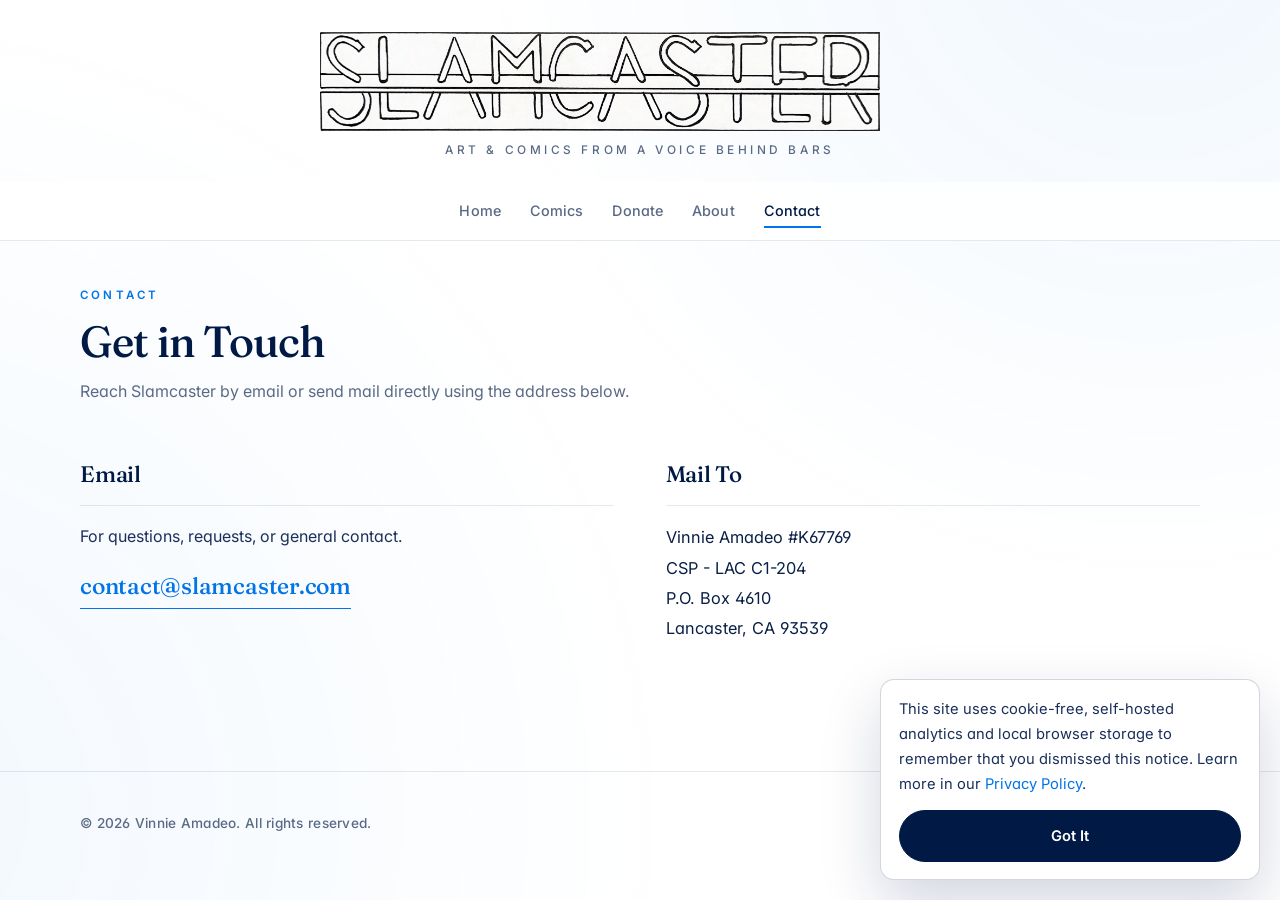
<file: contact.html>
﻿<!DOCTYPE html>
<html lang="en">
<head>
  <meta charset="UTF-8" />
  <meta name="viewport" content="width=device-width, initial-scale=1.0" />
  <title>Contact Slamcaster — Email &amp; Mailing Address</title>
  <meta name="description" content="Reach Slamcaster by email at contact@slamcaster.com or write to comic artist Vinnie Amadeo directly by mail. Questions, requests, and general contact welcome." />
  <link rel="canonical" href="https://slamcaster.com/contact.html" />
  <meta name="robots" content="index, follow, max-snippet:-1, max-image-preview:large" />
  <meta name="author" content="Vinnie Amadeo" />
  <meta property="og:site_name" content="Slamcaster" />
  <meta property="og:type" content="website" />
  <meta property="og:title" content="Contact Slamcaster — Email &amp; Mailing Address" />
  <meta property="og:description" content="Reach Slamcaster by email or write to comic artist Vinnie Amadeo directly by mail." />
  <meta property="og:url" content="https://slamcaster.com/contact.html" />
  <meta property="og:image" content="https://slamcaster.com/logos/SCLOGO-PFP-1-min.png" />
  <meta property="og:image:width" content="925" />
  <meta property="og:image:height" content="925" />
  <meta property="og:image:alt" content="Slamcaster logo: cartoon inmate Vinnie behind prison bars" />
  <meta name="twitter:card" content="summary" />
  <meta name="twitter:title" content="Contact Slamcaster — Email &amp; Mailing Address" />
  <meta name="twitter:description" content="Reach Slamcaster by email or write to comic artist Vinnie Amadeo directly by mail." />
  <meta name="twitter:image" content="https://slamcaster.com/logos/SCLOGO-PFP-1-min.png" />
  <link rel="icon" type="image/png" href="logos/SCLOGO-PFP-1-min.png" />
  <link rel="stylesheet" href="assets/css/site.css" />
  <!--
    Slamcaster Analytics (self-hosted, no third parties).
    Update the URLs below to point at wherever your analytics server is reachable:
      Local testing:   http://localhost:8787
      Production:      https://analytics.slamcaster.com  (requires DNS + a running server)
    Until the server is reachable, this tag is a no-op — the page is unaffected.
  -->
  <script async src="https://analytics.slamcaster.com/tracker.js"
          data-endpoint="https://analytics.slamcaster.com/api/collect"></script>
  <script src="assets/js/site.js" defer></script>
  <script type="application/ld+json">
  {
    "@context": "https://schema.org",
    "@type": "ContactPage",
    "@id": "https://slamcaster.com/contact.html#page",
    "url": "https://slamcaster.com/contact.html",
    "name": "Contact Slamcaster",
    "inLanguage": "en",
    "isPartOf": { "@id": "https://slamcaster.com/#website" },
    "about": {
      "@type": "Organization",
      "name": "Slamcaster",
      "url": "https://slamcaster.com/",
      "email": "contact@slamcaster.com",
      "logo": "https://slamcaster.com/logos/SCLOGO-PFP-1-min.png",
      "contactPoint": {
        "@type": "ContactPoint",
        "contactType": "General inquiries",
        "email": "contact@slamcaster.com"
      }
    }
  }
  </script>
</head>
<body>
  <div class="site-shell">
    <header class="hero-header">
      <div class="page-width header-inner" data-reveal>
        <a class="brand-link" href="./" aria-label="Slamcaster home">
          <img class="brand-logo" src="Sc-logo1-1.png" alt="Slamcaster Logo" />
        </a>
        <p class="tagline">Art &amp; Comics from a Voice Behind Bars</p>
      </div>
    </header>

    <div class="nav-shell">
      <div class="page-width nav-inner">
        <button class="menu-toggle" type="button" aria-expanded="false" aria-controls="site-nav" data-menu-toggle>Menu</button>
        <nav class="site-nav" id="site-nav" data-site-nav>
          <a class="nav-link" href="./">Home</a>
          <a class="nav-link" href="comics.html">Comics</a>
          <a class="nav-link" href="donate.html">Donate</a>
          <a class="nav-link" href="about.html">About</a>
          <a class="nav-link" href="contact.html">Contact</a>
        </nav>
      </div>
    </div>

    <main class="page page-width">
      <section class="page-hero hero-single" data-reveal>
        <div class="hero-copy">
          <p class="eyebrow">Contact</p>
          <h1 class="page-title">Get in Touch</h1>
          <p class="page-intro">Reach Slamcaster by email or send mail directly using the address below.</p>
        </div>
      </section>

      <section class="info-grid">
        <article class="panel info-card" data-reveal>
          <h2 class="panel-title">Email</h2>
          <p class="panel-subtitle">For questions, requests, or general contact.</p>
          <p><a class="contact-link" href="mailto:contact@slamcaster.com">contact@slamcaster.com</a></p>
        </article>

        <article class="panel mail-card" data-reveal>
          <h2 class="panel-title">Mail To</h2>
          <address>
            Vinnie Amadeo #K67769<br />
            CSP - LAC C1-204<br />
            P.O. Box 4610<br />
            Lancaster, CA 93539
          </address>
        </article>
      </section>
    </main>

    <footer class="site-footer">
      <div class="page-width footer-inner">
        <p class="footer-copy">&copy; 2026 Vinnie Amadeo. All rights reserved.</p>
        <div class="footer-links">
          <a href="privacy.html">Privacy Policy</a>
          <a href="terms.html">Terms of Service</a>
        </div>
      </div>
    </footer>
  </div>
</body>
</html>
</file>
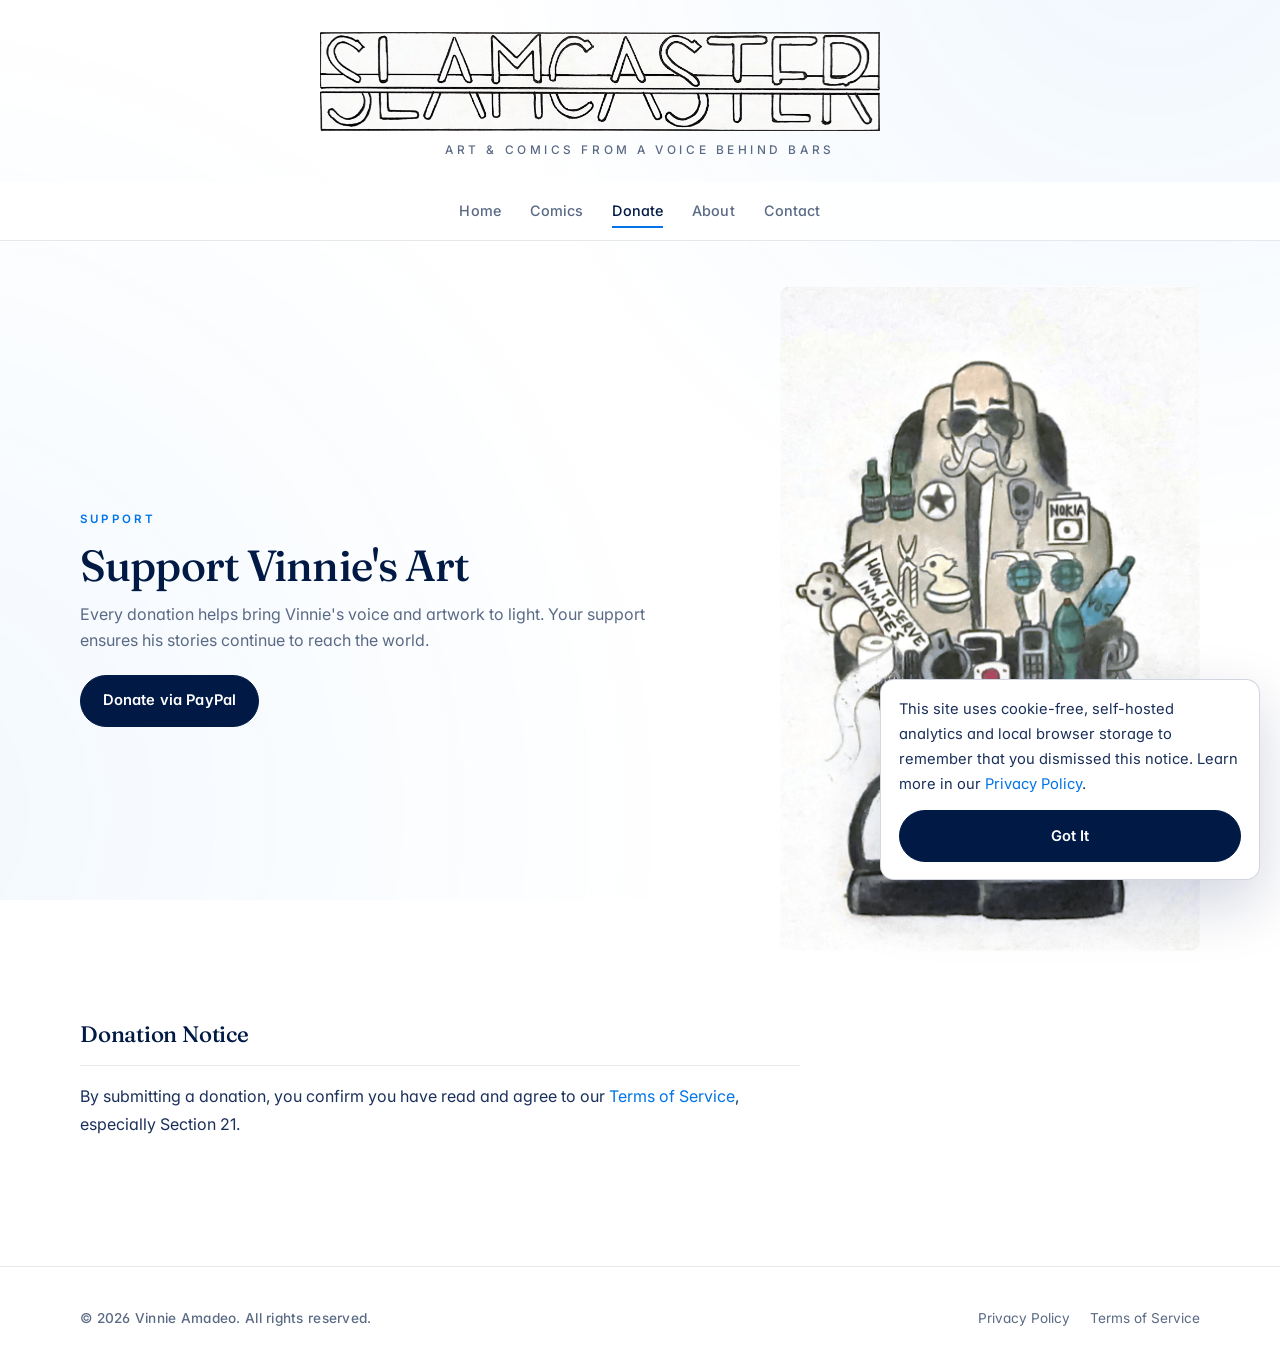
<file: donate.html>
﻿<!DOCTYPE html>
<html lang="en">
<head>
  <meta charset="UTF-8" />
  <meta name="viewport" content="width=device-width, initial-scale=1.0" />
  <title>Support Slamcaster — Donate to Keep Vinnie's Comics Coming</title>
  <meta name="description" content="Every donation helps bring Vinnie Amadeo's voice and artwork to light. Support the independent Slamcaster prison comedy webcomic and keep new comics coming." />
  <link rel="canonical" href="https://slamcaster.com/donate.html" />
  <meta name="robots" content="index, follow, max-snippet:-1, max-image-preview:large" />
  <meta name="author" content="Vinnie Amadeo" />
  <meta property="og:site_name" content="Slamcaster" />
  <meta property="og:type" content="website" />
  <meta property="og:title" content="Support Slamcaster — Donate to Keep Vinnie's Comics Coming" />
  <meta property="og:description" content="Every donation helps bring Vinnie Amadeo's voice and artwork to light. Support the independent Slamcaster prison comedy webcomic." />
  <meta property="og:url" content="https://slamcaster.com/donate.html" />
  <meta property="og:image" content="https://slamcaster.com/logos/SCLOGO-PFP-1-min.png" />
  <meta property="og:image:width" content="925" />
  <meta property="og:image:height" content="925" />
  <meta property="og:image:alt" content="Slamcaster logo: cartoon inmate Vinnie behind prison bars" />
  <meta name="twitter:card" content="summary" />
  <meta name="twitter:title" content="Support Slamcaster — Donate to Keep Vinnie's Comics Coming" />
  <meta name="twitter:description" content="Every donation helps bring Vinnie Amadeo's voice and artwork to light." />
  <meta name="twitter:image" content="https://slamcaster.com/logos/SCLOGO-PFP-1-min.png" />
  <link rel="icon" type="image/png" href="logos/SCLOGO-PFP-1-min.png" />
  <link rel="stylesheet" href="assets/css/site.css" />
  <!--
    Slamcaster Analytics (self-hosted, no third parties).
    Update the URLs below to point at wherever your analytics server is reachable:
      Local testing:   http://localhost:8787
      Production:      https://analytics.slamcaster.com  (requires DNS + a running server)
    Until the server is reachable, this tag is a no-op — the page is unaffected.
  -->
  <script async src="https://analytics.slamcaster.com/tracker.js"
          data-endpoint="https://analytics.slamcaster.com/api/collect"></script>
  <script src="assets/js/site.js" defer></script>
  <script type="application/ld+json">
  {
    "@context": "https://schema.org",
    "@type": "WebPage",
    "@id": "https://slamcaster.com/donate.html#page",
    "url": "https://slamcaster.com/donate.html",
    "name": "Support Slamcaster",
    "description": "Donations support Vinnie Amadeo's independent Slamcaster prison comedy webcomic and keep new comics coming.",
    "inLanguage": "en",
    "isPartOf": { "@id": "https://slamcaster.com/#website" },
    "about": { "@id": "https://slamcaster.com/#series" }
  }
  </script>
</head>
<body>
  <div class="site-shell">
    <header class="hero-header">
      <div class="page-width header-inner" data-reveal>
        <a class="brand-link" href="./" aria-label="Slamcaster home">
          <img class="brand-logo" src="Sc-logo1-1.png" alt="Slamcaster Logo" />
        </a>
        <p class="tagline">Art &amp; Comics from a Voice Behind Bars</p>
      </div>
    </header>

    <div class="nav-shell">
      <div class="page-width nav-inner">
        <button class="menu-toggle" type="button" aria-expanded="false" aria-controls="site-nav" data-menu-toggle>Menu</button>
        <nav class="site-nav" id="site-nav" data-site-nav>
          <a class="nav-link" href="./">Home</a>
          <a class="nav-link" href="comics.html">Comics</a>
          <a class="nav-link" href="donate.html">Donate</a>
          <a class="nav-link" href="about.html">About</a>
          <a class="nav-link" href="contact.html">Contact</a>
        </nav>
      </div>
    </div>

    <main class="page page-width">
      <section class="page-hero donate-hero" data-reveal>
        <div class="hero-copy">
          <p class="eyebrow">Support</p>
          <h1 class="page-title">Support Vinnie&#39;s Art</h1>
          <p class="page-intro">Every donation helps bring Vinnie&#39;s voice and artwork to light. Your support ensures his stories continue to reach the world.</p>
          <div class="hero-actions">
            <a class="button" href="https://www.paypal.biz/alexspacex" onclick="return captureOutboundLink('https://www.paypal.biz/alexspacex');">Donate via PayPal</a>
          </div>
        </div>

        <div class="hero-media">
          <div class="image-frame donate-image-frame">
            <img src="logos/SCLOGO-warden-1-min.png" alt="Slamcaster logo art" />
          </div>
        </div>
      </section>

      <section class="donate-layout donate-layout-single">
        <aside class="panel donate-card donate-notice-card" data-reveal>
          <h2 class="panel-title">Donation Notice</h2>
          <p class="fine-print">By submitting a donation, you confirm you have read and agree to our <a href="terms.html" target="_blank" rel="noopener noreferrer">Terms of Service</a>, especially Section 21.</p>
        </aside>
      </section>
    </main>

    <footer class="site-footer">
      <div class="page-width footer-inner">
        <p class="footer-copy">&copy; 2026 Vinnie Amadeo. All rights reserved.</p>
        <div class="footer-links">
          <a href="privacy.html">Privacy Policy</a>
          <a href="terms.html">Terms of Service</a>
        </div>
      </div>
    </footer>
  </div>
</body>
</html>
</file>
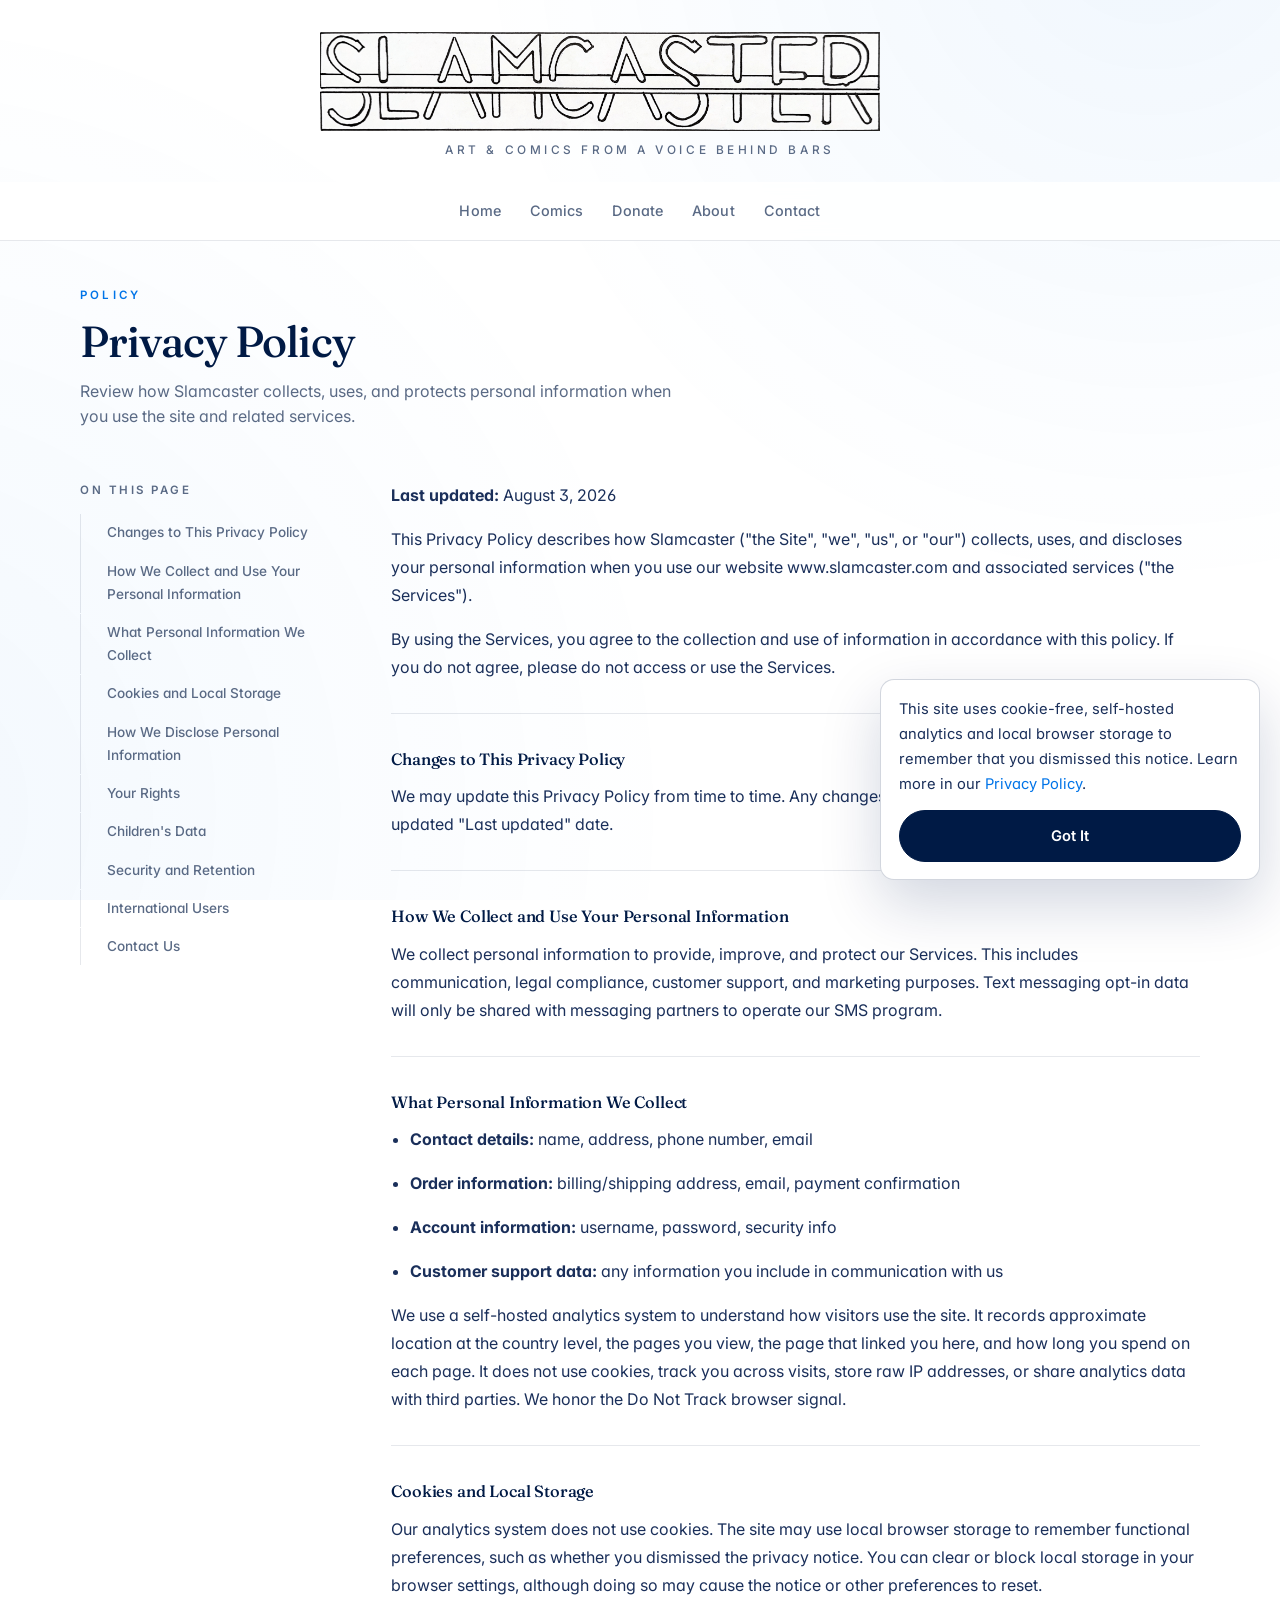
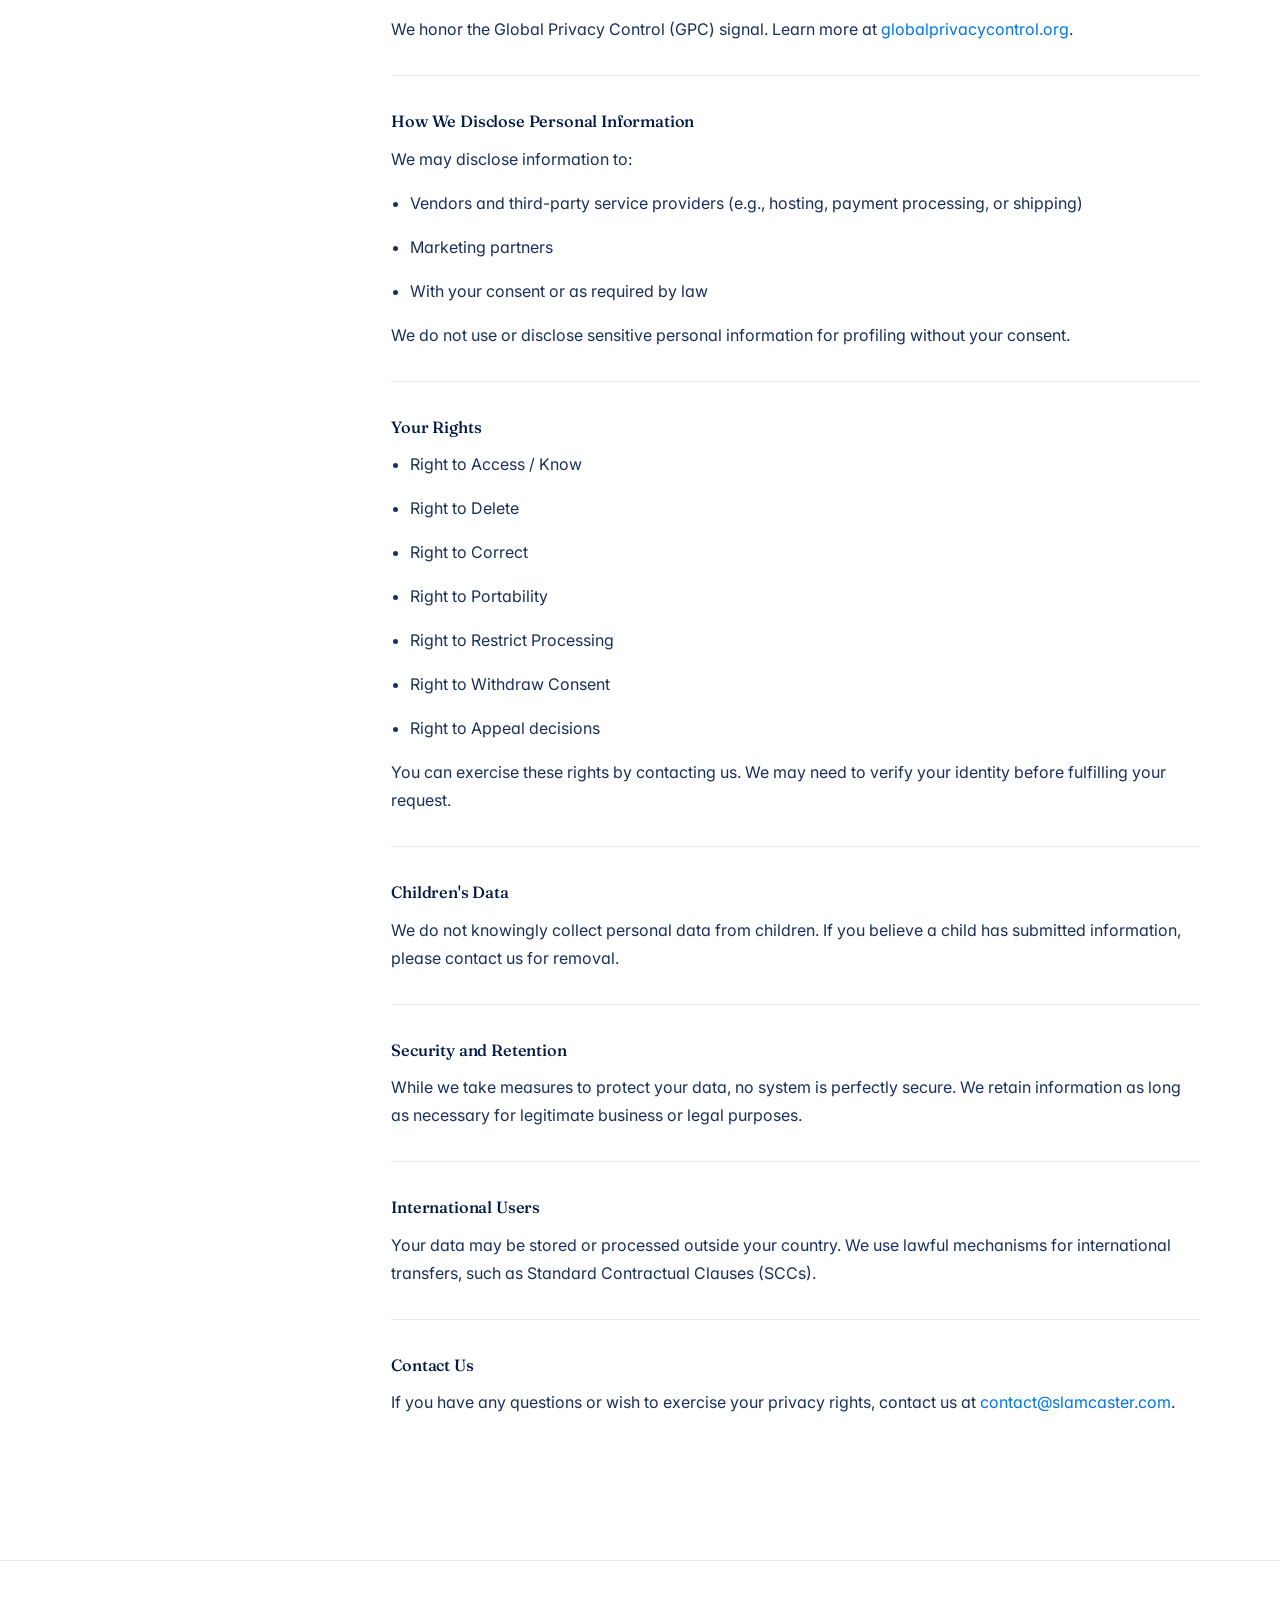
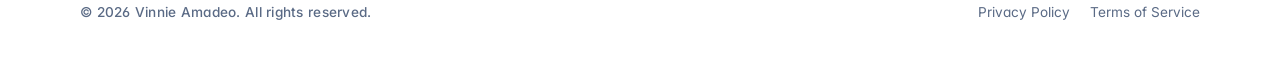
<file: privacy.html>
﻿<!DOCTYPE html>
<html lang="en">
<head>
  <meta charset="UTF-8" />
  <meta name="viewport" content="width=device-width, initial-scale=1.0" />
  <title>Privacy Policy | Slamcaster</title>
  <meta name="description" content="How Slamcaster handles personal information and uses cookie-free, self-hosted analytics when you use the site and related services." />
  <link rel="canonical" href="https://slamcaster.com/privacy.html" />
  <meta name="robots" content="index, follow, max-snippet:-1, max-image-preview:large" />
  <meta property="og:site_name" content="Slamcaster" />
  <meta property="og:type" content="website" />
  <meta property="og:title" content="Privacy Policy | Slamcaster" />
  <meta property="og:description" content="How Slamcaster handles personal information and uses cookie-free, self-hosted analytics." />
  <meta property="og:url" content="https://slamcaster.com/privacy.html" />
  <meta property="og:image" content="https://slamcaster.com/logos/SCLOGO-PFP-1-min.png" />
  <meta name="twitter:card" content="summary" />
  <link rel="icon" type="image/png" href="logos/SCLOGO-PFP-1-min.png" />
  <link rel="stylesheet" href="assets/css/site.css" />
  <!--
    Slamcaster Analytics (self-hosted, no third parties).
    Update the URLs below to point at wherever your analytics server is reachable:
      Local testing:   http://localhost:8787
      Production:      https://analytics.slamcaster.com  (requires DNS + a running server)
    Until the server is reachable, this tag is a no-op — the page is unaffected.
  -->
  <script async src="https://analytics.slamcaster.com/tracker.js"
          data-endpoint="https://analytics.slamcaster.com/api/collect"></script>
  <script src="assets/js/site.js" defer></script>
</head>
<body>
  <div class="site-shell">
    <header class="hero-header">
      <div class="page-width header-inner" data-reveal>
        <a class="brand-link" href="./" aria-label="Slamcaster home">
          <img class="brand-logo" src="Sc-logo1-1.png" alt="Slamcaster Logo" />
        </a>
        <p class="tagline">Art &amp; Comics from a Voice Behind Bars</p>
      </div>
    </header>

    <div class="nav-shell">
      <div class="page-width nav-inner">
        <button class="menu-toggle" type="button" aria-expanded="false" aria-controls="site-nav" data-menu-toggle>Menu</button>
        <nav class="site-nav" id="site-nav" data-site-nav>
          <a class="nav-link" href="./">Home</a>
          <a class="nav-link" href="comics.html">Comics</a>
          <a class="nav-link" href="donate.html">Donate</a>
          <a class="nav-link" href="about.html">About</a>
          <a class="nav-link" href="contact.html">Contact</a>
        </nav>
      </div>
    </div>

    <main class="page page-width">
      <section class="page-hero hero-single" data-reveal>
        <div class="hero-copy">
          <p class="eyebrow">Policy</p>
          <h1 class="page-title">Privacy Policy</h1>
          <p class="page-intro">Review how Slamcaster collects, uses, and protects personal information when you use the site and related services.</p>
        </div>
      </section>

      <section class="legal-shell" data-toc-root>
        <aside class="toc-card" data-reveal>
          <p class="toc-heading">On This Page</p>
          <nav class="toc-list" data-toc data-toc-levels="h3"></nav>
        </aside>

        <article class="legal-article" data-toc-content data-reveal>
          <section>
            <p><strong>Last updated:</strong> <time datetime="2026-08-03">August 3, 2026</time></p>
            <p>This Privacy Policy describes how Slamcaster ("the Site", "we", "us", or "our") collects, uses, and discloses your personal information when you use our website www.slamcaster.com and associated services ("the Services").</p>
            <p>By using the Services, you agree to the collection and use of information in accordance with this policy. If you do not agree, please do not access or use the Services.</p>
          </section>

          <section>
            <h3>Changes to This Privacy Policy</h3>
            <p>We may update this Privacy Policy from time to time. Any changes will be posted on this page with an updated "Last updated" date.</p>
          </section>

          <section>
            <h3>How We Collect and Use Your Personal Information</h3>
            <p>We collect personal information to provide, improve, and protect our Services. This includes communication, legal compliance, customer support, and marketing purposes. Text messaging opt-in data will only be shared with messaging partners to operate our SMS program.</p>
          </section>

          <section>
            <h3>What Personal Information We Collect</h3>
            <ul>
              <li><strong>Contact details:</strong> name, address, phone number, email</li>
              <li><strong>Order information:</strong> billing/shipping address, email, payment confirmation</li>
              <li><strong>Account information:</strong> username, password, security info</li>
              <li><strong>Customer support data:</strong> any information you include in communication with us</li>
            </ul>
            <p>We use a self-hosted analytics system to understand how visitors use the site. It records approximate location at the country level, the pages you view, the page that linked you here, and how long you spend on each page. It does not use cookies, track you across visits, store raw IP addresses, or share analytics data with third parties. We honor the Do Not Track browser signal.</p>
          </section>

          <section>
            <h3>Cookies and Local Storage</h3>
            <p>Our analytics system does not use cookies. The site may use local browser storage to remember functional preferences, such as whether you dismissed the privacy notice. You can clear or block local storage in your browser settings, although doing so may cause the notice or other preferences to reset.</p>
            <p>We honor the Global Privacy Control (GPC) signal. Learn more at <a href="https://globalprivacycontrol.org/" target="_blank" rel="noopener noreferrer">globalprivacycontrol.org</a>.</p>
          </section>

          <section>
            <h3>How We Disclose Personal Information</h3>
            <p>We may disclose information to:</p>
            <ul>
              <li>Vendors and third-party service providers (e.g., hosting, payment processing, or shipping)</li>
              <li>Marketing partners</li>
              <li>With your consent or as required by law</li>
            </ul>
            <p>We do not use or disclose sensitive personal information for profiling without your consent.</p>
          </section>

          <section>
            <h3>Your Rights</h3>
            <ul>
              <li>Right to Access / Know</li>
              <li>Right to Delete</li>
              <li>Right to Correct</li>
              <li>Right to Portability</li>
              <li>Right to Restrict Processing</li>
              <li>Right to Withdraw Consent</li>
              <li>Right to Appeal decisions</li>
            </ul>
            <p>You can exercise these rights by contacting us. We may need to verify your identity before fulfilling your request.</p>
          </section>

          <section>
            <h3>Children&#39;s Data</h3>
            <p>We do not knowingly collect personal data from children. If you believe a child has submitted information, please contact us for removal.</p>
          </section>

          <section>
            <h3>Security and Retention</h3>
            <p>While we take measures to protect your data, no system is perfectly secure. We retain information as long as necessary for legitimate business or legal purposes.</p>
          </section>

          <section>
            <h3>International Users</h3>
            <p>Your data may be stored or processed outside your country. We use lawful mechanisms for international transfers, such as Standard Contractual Clauses (SCCs).</p>
          </section>

          <section>
            <h3>Contact Us</h3>
            <p>If you have any questions or wish to exercise your privacy rights, contact us at <a href="mailto:contact@slamcaster.com">contact@slamcaster.com</a>.</p>
          </section>
        </article>
      </section>
    </main>

    <footer class="site-footer">
      <div class="page-width footer-inner">
        <p class="footer-copy">&copy; 2026 Vinnie Amadeo. All rights reserved.</p>
        <div class="footer-links">
          <a href="privacy.html">Privacy Policy</a>
          <a href="terms.html">Terms of Service</a>
        </div>
      </div>
    </footer>
  </div>
</body>
</html>
</file>
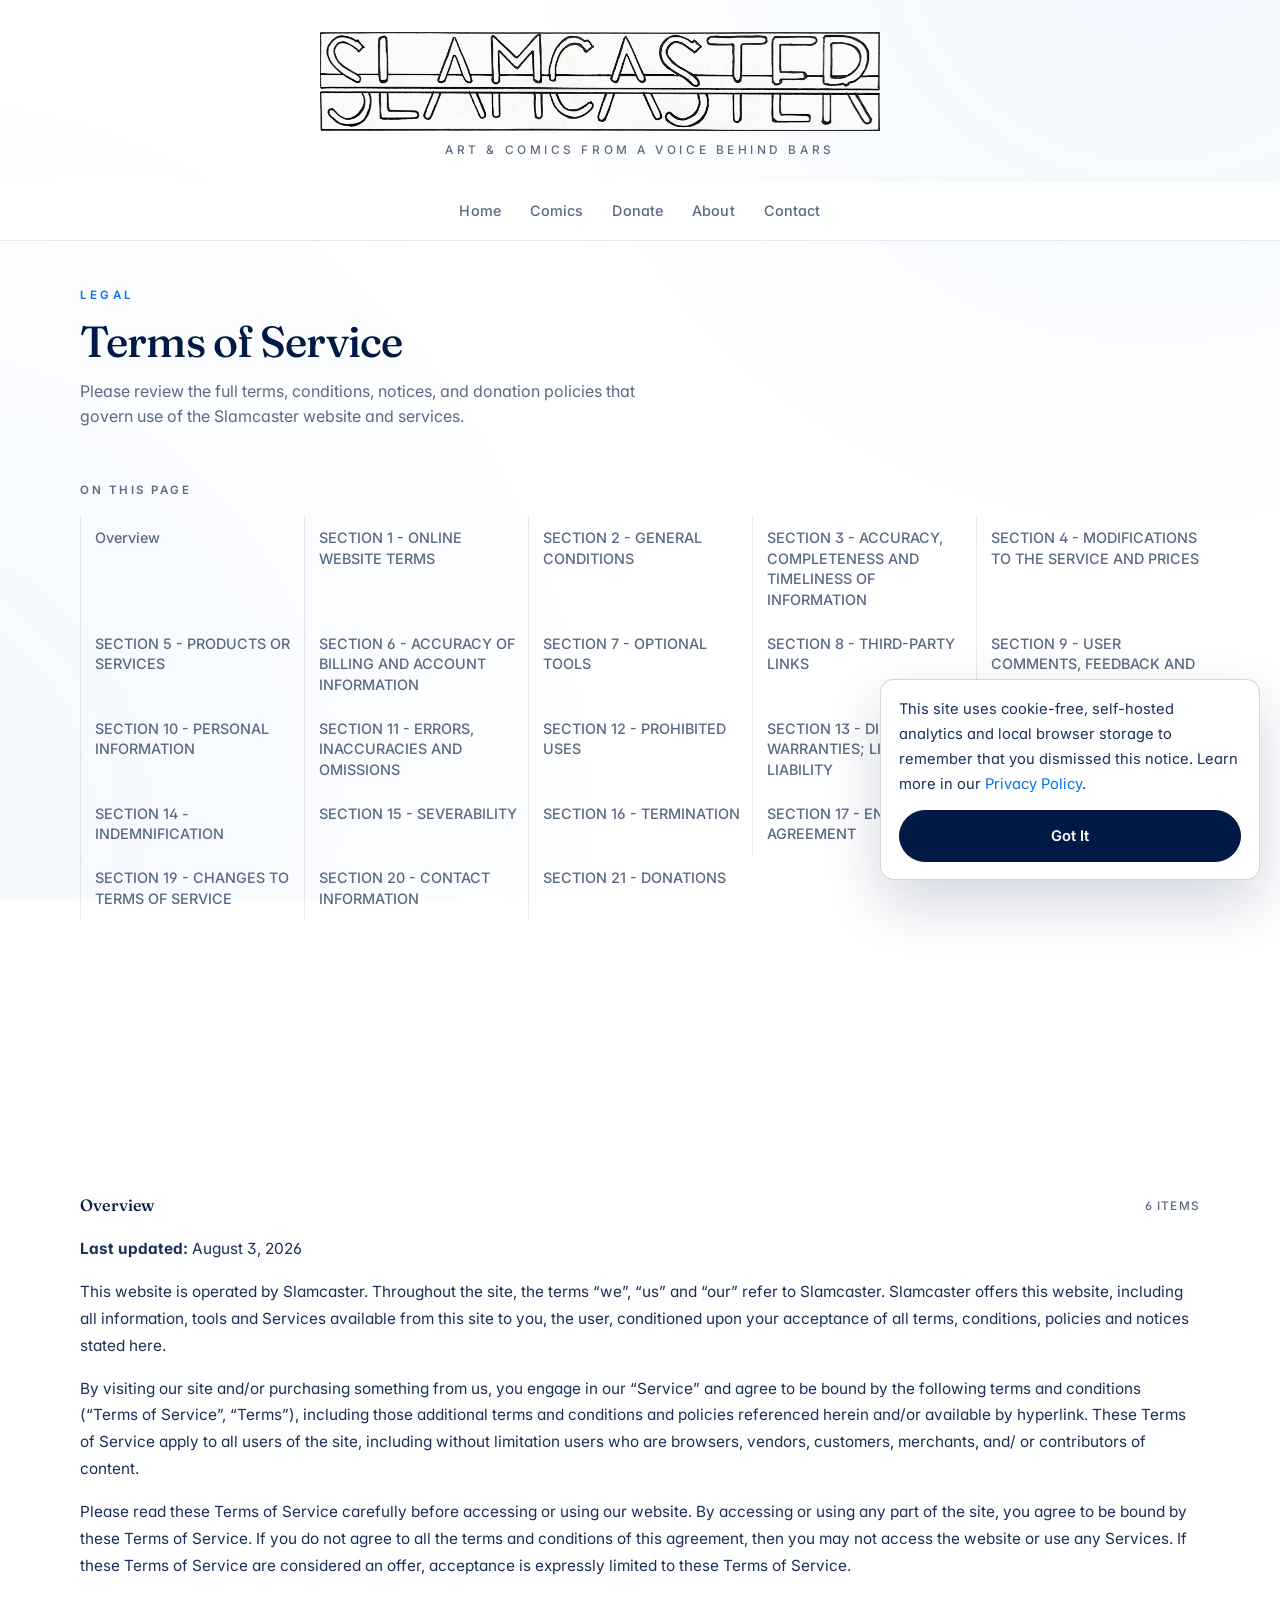
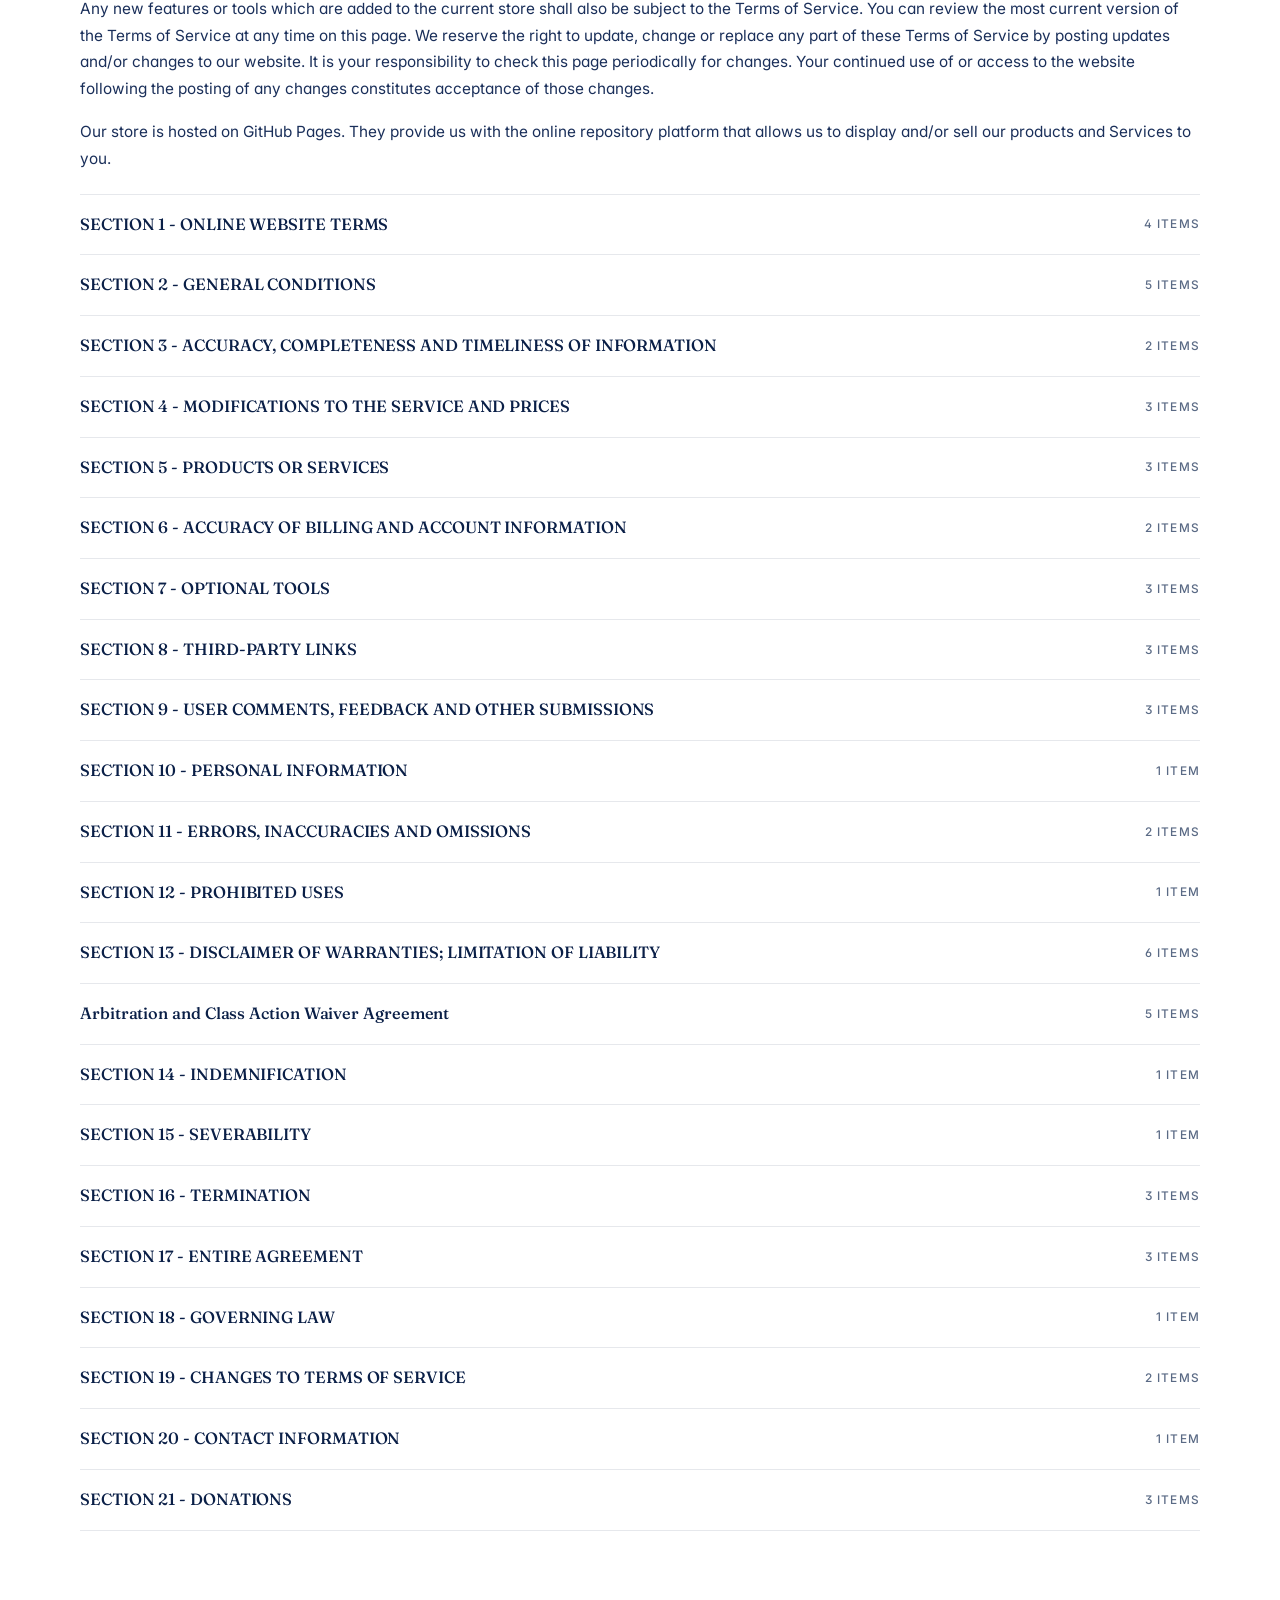
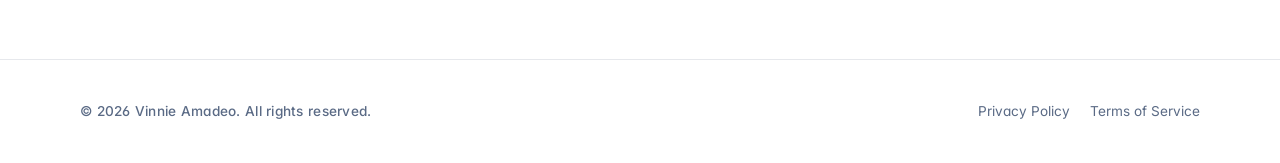
<file: terms.html>
﻿<!DOCTYPE html>
<html lang="en">
<head>
  <meta charset="UTF-8" />
  <meta name="viewport" content="width=device-width, initial-scale=1.0" />
  <title>Terms of Service | Slamcaster</title>
  <meta name="description" content="The terms, conditions, notices, and donation policies that govern use of the Slamcaster website and services." />
  <link rel="canonical" href="https://slamcaster.com/terms.html" />
  <meta name="robots" content="index, follow, max-snippet:-1, max-image-preview:large" />
  <meta property="og:site_name" content="Slamcaster" />
  <meta property="og:type" content="website" />
  <meta property="og:title" content="Terms of Service | Slamcaster" />
  <meta property="og:description" content="The terms, conditions, notices, and donation policies that govern use of the Slamcaster website." />
  <meta property="og:url" content="https://slamcaster.com/terms.html" />
  <meta property="og:image" content="https://slamcaster.com/logos/SCLOGO-PFP-1-min.png" />
  <meta name="twitter:card" content="summary" />
  <link rel="icon" type="image/png" href="logos/SCLOGO-PFP-1-min.png" />
  <link rel="stylesheet" href="assets/css/site.css" />
  <!--
    Slamcaster Analytics (self-hosted, no third parties).
    Update the URLs below to point at wherever your analytics server is reachable:
      Local testing:   http://localhost:8787
      Production:      https://analytics.slamcaster.com  (requires DNS + a running server)
    Until the server is reachable, this tag is a no-op — the page is unaffected.
  -->
  <script async src="https://analytics.slamcaster.com/tracker.js"
          data-endpoint="https://analytics.slamcaster.com/api/collect"></script>
  <script src="assets/js/site.js" defer></script>
</head>
<body>
  <div class="site-shell">
    <header class="hero-header">
      <div class="page-width header-inner" data-reveal>
        <a class="brand-link" href="./" aria-label="Slamcaster home">
          <img class="brand-logo" src="Sc-logo1-1.png" alt="Slamcaster Logo" />
        </a>
        <p class="tagline">Art &amp; Comics from a Voice Behind Bars</p>
      </div>
    </header>

    <div class="nav-shell">
      <div class="page-width nav-inner">
        <button class="menu-toggle" type="button" aria-expanded="false" aria-controls="site-nav" data-menu-toggle>Menu</button>
        <nav class="site-nav" id="site-nav" data-site-nav>
          <a class="nav-link" href="./">Home</a>
          <a class="nav-link" href="comics.html">Comics</a>
          <a class="nav-link" href="donate.html">Donate</a>
          <a class="nav-link" href="about.html">About</a>
          <a class="nav-link" href="contact.html">Contact</a>
        </nav>
      </div>
    </div>

    <main class="page page-width">
      <section class="page-hero hero-single" data-reveal>
        <div class="hero-copy">
          <p class="eyebrow">Legal</p>
          <h1 class="page-title">Terms of Service</h1>
          <p class="page-intro">Please review the full terms, conditions, notices, and donation policies that govern use of the Slamcaster website and services.</p>
        </div>
      </section>

      <section class="legal-shell terms-shell" data-toc-root>
        <aside class="toc-card terms-toc" data-reveal>
          <p class="toc-heading">On This Page</p>
          <nav class="toc-list" data-toc data-toc-levels="h2"></nav>
        </aside>

        <article class="legal-article terms-article" data-toc-content data-legal-accordion data-legal-initial-open="1"><section>
  <p><strong>Last updated:</strong> <time datetime="2026-08-03">August 3, 2026</time></p>
  <p>This website is operated by Slamcaster. Throughout the site, the terms “we”, “us” and “our” refer to Slamcaster. Slamcaster offers this website, including all information, tools and Services available from this site to you, the user, conditioned upon your acceptance of all terms, conditions, policies and notices stated here.</p>
  <p>By visiting our site and/or purchasing something from us, you engage in our “Service” and agree to be bound by the following terms and conditions (“Terms of Service”, “Terms”), including those additional terms and conditions and policies referenced herein and/or available by hyperlink. These Terms of Service apply to all users of the site, including without limitation users who are browsers, vendors, customers, merchants, and/ or contributors of content.</p>
  <p>Please read these Terms of Service carefully before accessing or using our website. By accessing or using any part of the site, you agree to be bound by these Terms of Service. If you do not agree to all the terms and conditions of this agreement, then you may not access the website or use any Services. If these Terms of Service are considered an offer, acceptance is expressly limited to these Terms of Service.</p>
  <p>Any new features or tools which are added to the current store shall also be subject to the Terms of Service. You can review the most current version of the Terms of Service at any time on this page. We reserve the right to update, change or replace any part of these Terms of Service by posting updates and/or changes to our website. It is your responsibility to check this page periodically for changes. Your continued use of or access to the website following the posting of any changes constitutes acceptance of those changes.</p>
  <p>Our store is hosted on GitHub Pages. They provide us with the online repository platform that allows us to display and/or sell our products and Services to you.</p>    
</section>

<section>
  <h2>SECTION 1 - ONLINE WEBSITE TERMS</h2>
  <p>By agreeing to these Terms of Service, you represent that you are at least the age of majority in your state or province of residence, or that you are the age of majority in your state or province of residence and you have given us your consent to allow any of your minor dependents to use this site.</p>
  <p>You may not use our products for any illegal or unauthorized purpose nor may you, in the use of the Service, violate any laws in your jurisdiction (including but not limited to copyright laws).</p>
  <p>You must not transmit any worms or viruses or any code of a destructive nature.</p>
  <p>A breach or violation of any of the Terms will result in an immediate termination of your Services.</p>
</section>

<section>
  <h2>SECTION 2 - GENERAL CONDITIONS</h2>
  <p>We reserve the right to refuse Service to anyone for any reason at any time.</p>
  <p>All characters, events, and organizations portrayed in the works published on this site are entirely fictitious. Any resemblance to actual persons, living or dead, or to real entities, past or present, is purely coincidental and unintentional. No character is based on or meant to represent any real individual, regardless of similarity in name, appearance, actions, or background. These works are artistic expressions protected under applicable free speech and creative expression laws. Any interpretation otherwise is incorrect and not endorsed by the creators or the Slamcaster platform.</p>
  <p>You understand that your content (not including credit card information), may be transferred unencrypted and involve (a) transmissions over various networks; and (b) changes to conform and adapt to technical requirements of connecting networks or devices. Credit card information is always encrypted during transfer over networks.</p>
  <p>You agree not to reproduce, duplicate, copy, sell, resell or exploit any portion of the Service, use of the Service, or access to the Service or any contact on the website through which the Service is provided, without express written permission by us.</p>
  <p>The headings used in this agreement are included for convenience only and will not limit or otherwise affect these Terms.</p>
</section>

<section>
  <h2>SECTION 3 - ACCURACY, COMPLETENESS AND TIMELINESS OF INFORMATION</h2>
  <p>We are not responsible if information made available on this site is not accurate, complete or current. The material on this site is provided for general information only and should not be relied upon or used as the sole basis for making decisions without consulting primary, more accurate, more complete or more timely sources of information. Any reliance on the material on this site is at your own risk.</p>
  <p>This site may contain certain historical information. Historical information, necessarily, is not current and is provided for your reference only. We reserve the right to modify the contents of this site at any time, but we have no obligation to update any information on our site. You agree that it is your responsibility to monitor changes to our site.</p>
</section>

<section>
  <h2>SECTION 4 - MODIFICATIONS TO THE SERVICE AND PRICES</h2>
  <p>Prices for our products are subject to change without notice.</p>
  <p>We reserve the right at any time to modify or discontinue the Service (or any part or content thereof) without notice at any time.</p>
  <p>We shall not be liable to you or to any third-party for any modification, price change, suspension or discontinuance of the Service.</p>
</section>

<section>
  <h2>SECTION 5 - PRODUCTS OR SERVICES</h2>
  <p>We have made every effort to display as accurately as possible the colors and images of our products that appear at the store. We cannot guarantee that your computer monitor's display of any color will be accurate.</p>
  <p>We reserve the right, but are not obligated, to limit the sales of our products or Services to any person, geographic region or jurisdiction. We may exercise this right on a case-by-case basis. We reserve the right to limit the quantities of any products or Services that we offer. All descriptions of products or product pricing are subject to change at anytime without notice, at the sole discretion of us. We reserve the right to discontinue any product at any time. Any offer for any product or Service made on this site is void where prohibited.</p>
  <p>We do not warrant that the quality of any products, Services, information, or other material purchased or obtained by you will meet your expectations, or that any errors in the Service will be corrected.</p>
</section>

<section>
  <h2>SECTION 6 - ACCURACY OF BILLING AND ACCOUNT INFORMATION</h2>
  <p>We reserve the right to refuse any order you place with us. We may, in our sole discretion, limit or cancel quantities purchased per person, per household or per order. These restrictions may include orders placed by or under the same customer account, the same credit card, and/or orders that use the same billing and/or shipping address. In the event that we make a change to or cancel an order, we may attempt to notify you by contacting the e‑mail and/or billing address/phone number provided at the time the order was made. We reserve the right to limit or prohibit orders that, in our sole judgment, appear to be placed by dealers, resellers or distributors.</p>
  <p>You agree to provide current, complete and accurate purchase and account information for all purchases made at our store. You agree to promptly update your account and other information, including your email address and credit card numbers and expiration dates, so that we can complete your transactions and contact you as needed.</p>
</section>

<section>
  <h2>SECTION 7 - OPTIONAL TOOLS</h2>
  <p>We may provide you with access to third-party tools over which we neither monitor nor have any control nor input.
You acknowledge and agree that we provide access to such tools "as is" and "as available" without any warranties, representations or conditions of any kind and without any endorsement. We shall have no liability whatsoever arising from or relating to your use of optional third-party tools.</p>
  <p>Any use by you of the optional tools offered through the site is entirely at your own risk and discretion and you should ensure that you are familiar with and approve of the terms on which tools are provided by the relevant third-party provider(s).</p>
  <p>We may also, in the future, offer new Services and/or features through the website (including the release of new tools and resources). Such new features and/or Services shall also be subject to these Terms of Service.</p>
</section>

<section>
  <h2>SECTION 8 - THIRD-PARTY LINKS</h2>
  <p>Certain content, products and Services available via our Service may include materials from third-parties.</p>
  <p>Third-party links on this site may direct you to third-party websites that are not affiliated with us. We are not responsible for examining or evaluating the content or accuracy and we do not warrant and will not have any liability or responsibility for any third-party materials or websites, or for any other materials, products, or Services of third-parties.</p>
  <p>We are not liable for any harm or damages related to the purchase or use of goods, Services, resources, content, or any other transactions made in connection with any third-party websites. Please review carefully the third-party's policies and practices and make sure you understand them before you engage in any transaction. Complaints, claims, concerns, or questions regarding third-party products should be directed to the third-party.</p>
</section>

<section>
  <h2>SECTION 9 - USER COMMENTS, FEEDBACK AND OTHER SUBMISSIONS</h2>
  <p>If, at our request, you send certain specific submissions (for example contest entries) or without a request from us, you send creative ideas, suggestions, proposals, plans, or other materials, whether online, by email, by postal mail, or otherwise (collectively, 'comments'), you agree that we may, at any time, without restriction, edit, copy, publish, distribute, translate and otherwise use in any medium any comments that you forward to us. We are and shall be under no obligation (1) to maintain any comments in confidence; (2) to pay compensation for any comments; or (3) to respond to any comments.</p>
  <p>We may, but have no obligation to, monitor, edit or remove content that we determine in our sole discretion to be unlawful, offensive, threatening, libelous, defamatory, pornographic, obscene or otherwise objectionable or violates any party’s intellectual property or these Terms of Service.</p>
  <p>You agree that your comments will not violate any right of any third-party, including copyright, trademark, privacy, personality or other personal or proprietary right. You further agree that your comments will not contain libelous or otherwise unlawful, abusive or obscene material, or contain any computer virus or other malware that could in any way affect the operation of the Service or any related website. You may not use a false e‑mail address, pretend to be someone other than yourself, or otherwise mislead us or third-parties as to the origin of any comments. You are solely responsible for any comments you make and their accuracy. We take no responsibility and assume no liability for any comments posted by you or any third-party.</p>
</section>

<section>
  <h2>SECTION 10 - PERSONAL INFORMATION</h2>
  <p>Your submission of personal information through the store is governed by our Privacy Policy.</p>
</section>

<section>
  <h2>SECTION 11 - ERRORS, INACCURACIES AND OMISSIONS</h2>
  <p>Occasionally there may be information on our site or in the Service that contains typographical errors, inaccuracies or omissions that may relate to product descriptions, pricing, promotions, offers, product shipping charges, transit times and availability. We reserve the right to correct any errors, inaccuracies or omissions, and to change or update information or cancel orders if any information in the Service or on any related website is inaccurate at any time without prior notice (including after you have submitted your order).</p>
  <p>We undertake no obligation to update, amend or clarify information in the Service or on any related website, including without limitation, pricing information, except as required by law. No specified update or refresh date applied in the Service or on any related website, should be taken to indicate that all information in the Service or on any related website has been modified or updated.</p>
</section>

<section>
  <h2>SECTION 12 - PROHIBITED USES</h2>
  <p>In addition to other prohibitions as set forth in the Terms of Service, you are prohibited from using the site or its content: (a) for any unlawful purpose; (b) to solicit others to perform or participate in any unlawful acts; (c) to violate any international, federal, provincial or state regulations, rules, laws, or local ordinances; (d) to infringe upon or violate our intellectual property rights or the intellectual property rights of others; (e) to harass, abuse, insult, harm, defame, slander, disparage, intimidate, or discriminate based on gender, sexual orientation, religion, ethnicity, race, age, national origin, or disability; (f) to submit false or misleading information; (g) to upload or transmit viruses or any other type of malicious code that will or may be used in any way that will affect the functionality or operation of the Service or of any related website, other websites, or the Internet; (h) to collect or track the personal information of others; (i) to spam, phish, pharm, pretext, spider, crawl, or scrape; (j) for any obscene or immoral purpose; or (k) to interfere with or circumvent the security features of the Service or any related website, other websites, or the Internet. We reserve the right to terminate your use of the Service or any related website for violating any of the prohibited uses.</p>
</section>

<section>
  <h2>SECTION 13 - DISCLAIMER OF WARRANTIES; LIMITATION OF LIABILITY</h2>
  <p>We do not guarantee, represent or warrant that your use of our Service will be uninterrupted, timely, secure or error-free.</p>
  <p>We do not warrant that the results that may be obtained from the use of the Service will be accurate or reliable. You agree that from time to time we may remove the Service for indefinite periods of time or cancel the Service at any time, without notice to you.</p>
  <p>You expressly agree that your use of, or inability to use, the Service is at your sole risk. The Service and all products and Services delivered to you through the Service are (except as expressly stated by us) provided 'as is' and 'as available' for your use, without any representation, warranties or conditions of any kind, either express or implied, including all implied warranties or conditions of merchantability, merchantable quality, fitness for a particular purpose, durability, title, and non-infringement.</p>
  <p>In no case shall Slamcaster, our directors, officers, employees, affiliates, agents, contractors, interns, suppliers, Service providers or licensors be liable for any injury, loss, claim, or any direct, indirect, incidental, punitive, special, or consequential damages of any kind, including, without limitation lost profits, lost revenue, lost savings, loss of data, replacement costs, or any similar damages, whether based in contract, tort (including negligence), strict liability or otherwise, arising from your use of any of the Service or any products procured using the Service, or for any other claim related in any way to your use of the Service or any product, including, but not limited to, any errors or omissions in any content, or any loss or damage of any kind incurred as a result of the use of the Service or any content (or product) posted, transmitted, or otherwise made available via the Service, even if advised of their possibility. Because some states or jurisdictions do not allow the exclusion or the limitation of liability for consequential or incidental damages, in such states or jurisdictions, our liability shall be limited to the maximum extent permitted by law.</p>
  <p>To the extent permitted by applicable law, you agree that we will not be liable for failed, delayed, or misdirected delivery of any information sent through the service, any errors in such information, and/or any action you may or may not take in reliance on the information or Service.</p>
  <p>Your right to privacy is important to us. You can see our Privacy Policy to determine how we collect and use your personal information.</p>
</section>

<section>
  <h2>Arbitration and Class Action Waiver Agreement</h2>

  <h3>1. Arbitration</h3>
  <p>By using or purchasing Slamcaster's products or services, you agree that any controversy, claim, action, or dispute between you and Slamcaster arising out of or relating to: (a) these Terms, or the breach thereof; or (b) your access to or use of Slamcaster’s website or the services or the materials; or (c) any alleged violation of any federal or state or local law, statute or ordinance (each such controversy or claim, a “Claim”), shall be resolved exclusively through binding individual arbitration administered by the American Arbitration Association in accordance with its applicable rules.</p>
  <p>Arbitration is a form of dispute resolution in which parties agree to submit their disputes and potential disputes to a neutral third person (called an arbitrator) for a binding decision, instead of having such dispute(s) decided in a lawsuit, in court, by a judge or jury trial. The arbitrator is obligated to issue a reasoned award in writing, including all findings of fact and law upon which the award was made. The arbitrator shall not have the power to commit errors of law, and the arbitrator’s award may be vacated or corrected through judicial review by a court of competent jurisdiction. Each party’s attorneys’ fees, expert costs, and other costs and expenses incurred in connection with arbitration will be borne by the party incurring such costs and expenses.</p>

  <h3>1. Arbitration Procedures</h3>
  <p>Claims shall be heard by a single arbitrator. Arbitrations shall be held Orange County, California, USA, but the parties may choose whether to appear in person, by phone, or through the submission of documents. The arbitration shall be governed by the Federal Arbitration Act (“FAA”) and by the internal laws of California, without regard to conflicts of laws principles. Any disputes in this regard shall be resolved exclusively by an arbitrator. If, but only if, the arbitrator determines the FAA does not apply, New York law governing arbitration agreements will apply. All disputes with respect to whether the foregoing mutual arbitration provisions are unenforceable, unconscionable, applicable, valid, void or voidable shall be determined exclusively by an arbitrator, and not by any court.</p>

  <h3>2. Exclusion from Arbitration</h3>
  <p>Notwithstanding the terms of this Arbitration Agreement, you may choose to pursue a Claim in court and not by arbitration if you opt-out of these arbitration procedures within 30 days from the date that you first purchase any of Slamcaster's products or services (the “Opt-Out Deadline”). You may opt out by emailing a written notification to contact@slamcaster.com. Your written notification must include (1) your name, (2) your address, and (3) a clear statement that you do not wish to resolve disputes through arbitration. Your decision to opt-out will have no adverse effect on your relationship with Slamcaster. You are responsible for ensuring Slamcaster's receipt of your opt-out notice, and you therefore may wish to send a notice by means that provide a written receipt. Any opt-out request received after the Opt-Out Deadline will not be valid and you must pursue your Claim in arbitration.</p>

  <h3>2. Class Action Waiver</h3>
  <p>You and Slamcaster agree that you may bring or participate in Claims against Slamcaster only in your respective individual capacity, and not as a plaintiff or class member in any purported class, consolidated, or representative proceeding. Unless both you and Slamcaster agree otherwise in writing, the arbitrator may not consolidate or join the claims of other persons or parties who may be similarly situated and may not otherwise preside over any form of a representative or class proceeding. Notwithstanding any other clause contained in this Agreement, any Claim that all or part of this Class Action Waiver is unenforceable, unconscionable, void or voidable may be determined only by a court of competent jurisdiction and not by an arbitrator.</p>
</section>

<section>
  <h2>SECTION 14 - INDEMNIFICATION</h2>
  <p>You agree to indemnify, defend and hold harmless Slamcaster and our parent, subsidiaries, affiliates, partners, officers, directors, agents, contractors, licensors, Service providers, subcontractors, suppliers, interns and employees, harmless from any claim or demand, including reasonable attorneys’ fees, made by any third-party due to or arising out of your breach of these Terms of Service or the documents they incorporate by reference, or your violation of any law or the rights of a third-party.</p>
</section>

<section>
  <h2>SECTION 15 - SEVERABILITY</h2>
  <p>In the event that any provision of these Terms of Service is determined to be unlawful, void or unenforceable, such provision shall nonetheless be enforceable to the fullest extent permitted by applicable law, and the unenforceable portion shall be deemed to be severed from these Terms of Service, such determination shall not affect the validity and enforceability of any other remaining provisions.</p>
</section>

<section>
  <h2>SECTION 16 - TERMINATION</h2>
  <p>The obligations and liabilities of the parties incurred prior to the termination date shall survive the termination of this agreement for all purposes.</p>
  <p>These Terms of Service are effective unless and until terminated by either you or us. You may terminate these Terms of Service at any time by notifying us that you no longer wish to use our Services, or when you cease using our site.</p>
  <p>If in our sole judgment you fail, or we suspect that you have failed, to comply with any term or provision of these Terms of Service, we also may terminate this agreement at any time without notice and you will remain liable for all amounts due up to and including the date of termination; and/or accordingly may deny you access to our Services (or any part thereof).</p>
</section>

<section>
  <h2>SECTION 17 - ENTIRE AGREEMENT</h2>
  <p>The failure of us to exercise or enforce any right or provision of these Terms of Service shall not constitute a waiver of such right or provision.</p>
  <p>These Terms of Service and any policies or operating rules posted by us on this site or in respect to the Service constitutes the entire agreement and understanding between you and us and governs your use of the Service, superseding any prior or contemporaneous agreements, communications and proposals, whether oral or written, between you and us (including, but not limited to, any prior versions of the Terms of Service).</p>
  <p>Any ambiguities in the interpretation of these Terms of Service shall not be construed against the drafting party.</p>
</section>

<section>
  <h2>SECTION 18 - GOVERNING LAW</h2>
  <p>These Terms of Service and any separate agreements whereby we provide you Services shall be governed by and construed in accordance with the laws of United States.</p>
</section>

<section>
  <h2>SECTION 19 - CHANGES TO TERMS OF SERVICE</h2>
  <p>You can review the most current version of the Terms of Service at any time at this page.</p>
  <p>We reserve the right, at our sole discretion, to update, change or replace any part of these Terms of Service by posting updates and changes to our website. It is your responsibility to check our website periodically for changes. Your continued use of or access to our website or the Service following the posting of any changes to these Terms of Service constitutes acceptance of those changes.</p>
</section>

<section>
  <h2>SECTION 20 - CONTACT INFORMATION</h2>
  <p>Questions about the Terms of Service should be sent to us at contact@slamcaster.com.</p>
</section>

<section>
  <h2>SECTION 21 - DONATIONS</h2>
  <p>This section expands upon the clauses set forth in the Terms of Service and Privacy Policy regarding financial transactions and user data. Due to legal restrictions outlined under the Federal Bureau of Prisons Program Statement 5265.14 and California Penal Code § 2601(a), individuals currently incarcerated may not directly receive or manage funds from public donations for commercial purposes. As a result, donations made to support the artist featured on this site cannot be sent directly to him.</p>

  <p>All donations are instead processed through a third-party PayPal account and managed by Alexander J. A. Amadeo-Ranch. Upon receipt, all funds are immediately redirected into a separate checking, certificate of deposit (CD), or bond account owned and managed by Alexander J. A. Amadeo-Ranch. This account is dedicated solely to preserving and managing donation funds on behalf of the artist. Aside from necessary operational costs associated with maintaining the Slamcaster platform, no withdrawals or personal use of the funds will occur.</p>

  <p>All remaining funds will be made available to the artist upon their release and successful completion of parole. For any questions regarding the donation process, operational cost breakdown, or to request a formal record of the paper trail associated with a specific donation, please contact us at <a href="mailto:contact@slamcaster.com">contact@slamcaster.com</a>.</p>
</section>
        
        </article>
      </section>
    </main>

    <footer class="site-footer">
      <div class="page-width footer-inner">
        <p class="footer-copy">&copy; 2026 Vinnie Amadeo. All rights reserved.</p>
        <div class="footer-links">
          <a href="privacy.html">Privacy Policy</a>
          <a href="terms.html">Terms of Service</a>
        </div>
      </div>
    </footer>
  </div>
</body>
</html>
</file>
<file: assets/css/site.css>
@import url("https://fonts.googleapis.com/css2?family=Inter:wght@400;500;600;700;800&family=Fraunces:opsz,wght@9..144,400;9..144,500;9..144,600;9..144,700&display=swap");

:root {
  --navy: #001a45;
  --navy-deep: #000d2a;
  --ink: #0a1f47;
  --ink-soft: #1a2f5a;
  --muted: #5a6a85;
  --muted-soft: #8a96ad;
  --paper: #ffffff;
  --paper-soft: #f4f7fc;
  --paper-tint: #eaf1fb;
  --accent: #0074e8;
  --accent-strong: #0058d1;
  --accent-soft: rgba(0, 116, 232, 0.1);
  --surface: #ffffff;
  --hairline: rgba(10, 31, 71, 0.1);
  --hairline-strong: rgba(10, 31, 71, 0.18);
  --shadow-soft: 0 14px 30px rgba(0, 28, 82, 0.08);
  --radius-md: 10px;
  --radius-sm: 6px;
}

*,
*::before,
*::after {
  box-sizing: border-box;
}

html {
  scroll-behavior: smooth;
}

body {
  margin: 0;
  min-height: 100vh;
  font-family: "Inter", "Trebuchet MS", system-ui, -apple-system, sans-serif;
  font-feature-settings: "ss01", "cv11";
  font-size: 16px;
  line-height: 1.7;
  color: var(--ink);
  background: var(--paper);
  -webkit-font-smoothing: antialiased;
  -moz-osx-font-smoothing: grayscale;
}

body::before {
  content: "";
  position: fixed;
  inset: 0;
  pointer-events: none;
  background:
    radial-gradient(circle at 90% -10%, rgba(0, 116, 232, 0.06), transparent 45%),
    radial-gradient(circle at -10% 90%, rgba(0, 116, 232, 0.05), transparent 50%);
  z-index: -1;
}

img {
  display: block;
  max-width: 100%;
}

a {
  color: var(--accent);
  text-decoration: none;
  transition: color 0.2s ease;
}

a:hover,
a:focus-visible {
  color: var(--accent-strong);
}

button,
input {
  font: inherit;
  color: inherit;
}

::selection {
  background: var(--navy);
  color: #ffffff;
}

.site-shell {
  position: relative;
  isolation: isolate;
}

.page-width {
  width: min(1120px, calc(100% - 2.5rem));
  margin: 0 auto;
}

/* Header --------------------------------------------------------------- */
.hero-header {
  padding: clamp(1.2rem, 3vw, 2rem) 0 0.4rem;
}

.header-inner {
  display: grid;
  justify-items: center;
  gap: 0.55rem;
  text-align: center;
}

.brand-link {
  display: inline-flex;
  max-width: min(640px, 100%);
}

.brand-logo {
  width: min(100%, 560px);
  height: auto;
}

.tagline {
  margin: 0;
  color: var(--muted);
  font-family: "Inter", sans-serif;
  font-size: 0.74rem;
  font-weight: 500;
  letter-spacing: 0.3em;
  text-transform: uppercase;
}

/* Navigation ----------------------------------------------------------- */
.nav-shell {
  position: sticky;
  top: 0;
  z-index: 30;
  margin-top: 1rem;
  padding: 0.5rem 0;
  background: rgba(255, 255, 255, 0.86);
  backdrop-filter: saturate(180%) blur(14px);
  -webkit-backdrop-filter: saturate(180%) blur(14px);
  border-bottom: 1px solid var(--hairline);
}

.nav-inner {
  display: flex;
  align-items: center;
  justify-content: center;
  gap: 0.35rem;
}

.menu-toggle {
  display: none;
  padding: 0.55rem 0.9rem;
  border: 1px solid var(--hairline-strong);
  border-radius: var(--radius-md);
  background: transparent;
  color: var(--ink);
  font-weight: 600;
  letter-spacing: 0.02em;
  cursor: pointer;
}

.menu-toggle:hover,
.menu-toggle:focus-visible {
  border-color: var(--navy);
}

.site-nav {
  display: flex;
  flex-wrap: wrap;
  align-items: center;
  justify-content: center;
  gap: 0.1rem;
}

.nav-link {
  position: relative;
  display: inline-flex;
  align-items: center;
  justify-content: center;
  padding: 0.55rem 0.85rem;
  color: var(--muted);
  font-size: 0.9rem;
  font-weight: 500;
  letter-spacing: 0.01em;
  text-decoration: none;
  transition: color 0.2s ease;
}

.nav-link::after {
  content: "";
  position: absolute;
  left: 0.85rem;
  right: 0.85rem;
  bottom: 0.3rem;
  height: 1px;
  background: currentColor;
  transform: scaleX(0);
  transform-origin: center;
  transition: transform 0.25s ease;
}

.nav-link:hover,
.nav-link:focus-visible {
  color: var(--navy);
}

.nav-link:hover::after,
.nav-link:focus-visible::after {
  transform: scaleX(0.55);
}

.nav-link[aria-current="page"] {
  color: var(--navy);
}

.nav-link[aria-current="page"]::after {
  transform: scaleX(1);
  background: var(--accent);
  height: 2px;
}

/* Page shell ----------------------------------------------------------- */
.page {
  padding: clamp(1.6rem, 4vw, 2.8rem) 0 clamp(2.5rem, 5vw, 4rem);
}

/* Default hero (inner pages) — section-header style ------------------- */
.page-hero {
  display: grid;
  grid-template-columns: minmax(0, 1.25fr) minmax(260px, 0.8fr);
  gap: clamp(1.4rem, 3.5vw, 3rem);
  align-items: center;
  padding: 0;
  border: 0;
  background: transparent;
  box-shadow: none;
}

.page-hero.hero-single {
  grid-template-columns: 1fr;
  max-width: 720px;
}

.hero-copy {
  display: grid;
  gap: 0.85rem;
}

.eyebrow {
  margin: 0;
  color: var(--accent);
  font-family: "Inter", sans-serif;
  font-size: 0.72rem;
  font-weight: 600;
  letter-spacing: 0.28em;
  text-transform: uppercase;
}

.page-title {
  margin: 0;
  font-family: "Fraunces", "Georgia", serif;
  font-weight: 500;
  font-size: clamp(1.85rem, 3.4vw, 2.75rem);
  line-height: 1.05;
  letter-spacing: -0.02em;
  color: var(--navy);
}

.page-intro {
  margin: 0;
  max-width: 60ch;
  color: var(--muted);
  font-size: 1rem;
  line-height: 1.6;
}

.hero-actions {
  display: flex;
  flex-wrap: wrap;
  gap: 0.55rem;
  margin-top: 0.5rem;
}

.hero-media {
  display: grid;
  gap: 0.9rem;
}

/* Image presentations: no boxes ---------------------------------------- */
.hero-logo-frame,
.image-frame,
.landscape-logo-frame {
  padding: 0;
  border: 0;
  background: transparent;
  box-shadow: none;
}

.hero-logo-frame img,
.image-frame img,
.landscape-logo-frame img {
  width: 100%;
  height: auto;
  border-radius: var(--radius-md);
}

/* Home hero — full-bleed parallax cinema ------------------------------ */
.home-hero {
  position: relative;
  min-height: clamp(440px, 78vh, 680px);
  width: 100vw;
  margin-left: calc(50% - 50vw);
  margin-right: calc(50% - 50vw);
  display: grid;
  place-items: center;
  overflow: hidden;
  color: #ffffff;
  isolation: isolate;
  border: 0;
  background: var(--navy-deep);
  padding: 0;
}

.home-hero::before,
.home-hero::after {
  content: none;
}

.home-hero-bg {
  position: absolute;
  inset: -15% 0;
  background-size: cover;
  background-position: center;
  background-repeat: no-repeat;
  z-index: 0;
  transform: translate3d(0, 0, 0);
  will-change: transform;
}

.home-hero-overlay {
  position: absolute;
  inset: 0;
  background:
    radial-gradient(ellipse at 50% 35%, rgba(0, 28, 84, 0.45) 0%, rgba(0, 13, 42, 0.92) 75%),
    linear-gradient(180deg, rgba(0, 13, 42, 0.55) 0%, rgba(0, 13, 42, 0.95) 100%);
  z-index: 1;
}

.home-hero-content {
  position: relative;
  z-index: 2;
  width: min(1120px, calc(100% - 2.5rem));
  padding: clamp(2.5rem, 7vw, 5rem) 0;
  display: grid;
  gap: 1.1rem;
  justify-items: center;
  text-align: center;
  color: #ffffff;
}

.home-hero-content .eyebrow {
  color: rgba(255, 255, 255, 0.7);
}

.home-hero-content .page-title {
  font-size: clamp(3rem, 8.5vw, 6rem);
  color: #ffffff;
  letter-spacing: -0.03em;
  text-shadow: 0 4px 30px rgba(0, 0, 0, 0.35);
}

.home-hero-content .page-intro {
  margin: 0 auto;
  max-width: 50ch;
  color: rgba(255, 255, 255, 0.82);
  font-size: clamp(1rem, 1.4vw, 1.12rem);
}

.home-hero-content .hero-actions {
  justify-content: center;
  margin-top: 1rem;
}

/* Hero scroll indicator */
.home-hero-scroll {
  position: absolute;
  bottom: 1.4rem;
  left: 50%;
  transform: translateX(-50%);
  z-index: 2;
  color: rgba(255, 255, 255, 0.55);
  font-size: 0.7rem;
  font-weight: 500;
  letter-spacing: 0.22em;
  text-transform: uppercase;
  display: flex;
  flex-direction: column;
  align-items: center;
  gap: 0.45rem;
  pointer-events: none;
}

.home-hero-scroll::after {
  content: "";
  width: 1px;
  height: 28px;
  background: linear-gradient(180deg, rgba(255, 255, 255, 0.55), transparent);
}

/* Home identity row — full-art display, no cropping ------------------- */
.home-identity {
  margin-top: clamp(2rem, 4vw, 3.5rem);
  display: grid;
  grid-template-columns: repeat(2, minmax(0, 1fr));
  gap: clamp(1.5rem, 3vw, 2.5rem);
  align-items: end;
  justify-items: center;
}

.home-identity-item {
  display: block;
  width: 100%;
  max-width: 340px;
  transition: transform 0.35s ease, filter 0.35s ease;
  filter: drop-shadow(0 12px 24px rgba(0, 28, 82, 0.08));
}

.home-identity-item img {
  display: block;
  width: 100%;
  max-height: 360px;
  height: auto;
  object-fit: contain;
  margin: 0 auto;
}

.home-identity-item:hover,
.home-identity-item:focus-visible {
  transform: translateY(-4px);
  filter: drop-shadow(0 18px 32px rgba(0, 28, 82, 0.14));
}

/* Buttons (necessary boxes) ------------------------------------------- */
.button {
  display: inline-flex;
  align-items: center;
  justify-content: center;
  gap: 0.45rem;
  padding: 0.78rem 1.35rem;
  border: 1px solid var(--navy);
  border-radius: 999px;
  background: var(--navy);
  color: #ffffff;
  font-family: "Inter", sans-serif;
  font-size: 0.92rem;
  font-weight: 600;
  letter-spacing: 0.01em;
  text-decoration: none;
  cursor: pointer;
  transition: transform 0.2s ease, background-color 0.2s ease, border-color 0.2s ease, color 0.2s ease;
}

.button:hover,
.button:focus-visible {
  background: var(--accent);
  border-color: var(--accent);
  color: #ffffff;
  transform: translateY(-1px);
}

.button.secondary {
  border-color: rgba(255, 255, 255, 0.35);
  background: transparent;
  color: #ffffff;
}

.button.secondary:hover,
.button.secondary:focus-visible {
  border-color: #ffffff;
  background: rgba(255, 255, 255, 0.08);
  color: #ffffff;
  transform: translateY(-1px);
}

/* Inner pages keep dark-on-light secondary button */
.page-hero:not(.home-hero) .button.secondary,
.donate-hero .button.secondary,
.about-hero .button.secondary {
  border-color: var(--hairline-strong);
  background: transparent;
  color: var(--navy);
}

.page-hero:not(.home-hero) .button.secondary:hover,
.donate-hero .button.secondary:hover,
.about-hero .button.secondary:hover {
  border-color: var(--navy);
  background: transparent;
  color: var(--navy);
}

.button.small {
  padding: 0.55rem 0.95rem;
  font-size: 0.84rem;
}

/* Section layout grids ------------------------------------------------ */
.content-grid {
  display: grid;
  gap: clamp(1.4rem, 3vw, 2.6rem);
  margin-top: clamp(2.5rem, 5vw, 4rem);
}

.two-column-grid {
  grid-template-columns: repeat(2, minmax(0, 1fr));
}

.split-layout {
  display: grid;
  grid-template-columns: minmax(0, 1.15fr) minmax(280px, 0.85fr);
  gap: clamp(2rem, 5vw, 4.5rem);
  margin-top: clamp(2.5rem, 5vw, 4rem);
  align-items: start;
}

/* Boxless panels ------------------------------------------------------ */
.panel,
.legal-article,
.toc-card,
.comic-archive {
  border: 0;
  border-radius: 0;
  background: transparent;
  box-shadow: none;
  padding: 0;
  backdrop-filter: none;
}

.panel {
  position: relative;
}

.panel::before {
  content: none;
}

.panel-title {
  margin: 0 0 1rem;
  padding-bottom: 0.75rem;
  border-bottom: 1px solid var(--hairline);
  font-family: "Fraunces", "Georgia", serif;
  font-weight: 500;
  font-size: clamp(1.15rem, 1.8vw, 1.4rem);
  letter-spacing: -0.01em;
  color: var(--navy);
}

.panel-subtitle {
  margin: -0.4rem 0 1rem;
  color: var(--muted);
  font-size: 0.96rem;
}

.home-panel {
  min-height: 0;
}

.home-list-grid {
  align-items: start;
}

/* Release lists ------------------------------------------------------- */
.release-list {
  margin: 0;
  padding: 0;
  list-style: none;
  display: grid;
  gap: 0;
  counter-reset: rl;
}

.release-list li {
  margin: 0;
  counter-increment: rl;
}

.release-link,
.future-release-item {
  display: grid;
  grid-template-columns: auto 1fr auto;
  align-items: center;
  gap: 1rem;
  width: 100%;
  padding: 0.9rem 0.2rem;
  border: 0;
  border-bottom: 1px solid var(--hairline);
  border-radius: 0;
  background: transparent;
  color: var(--ink);
  font-weight: 500;
  font-size: 0.98rem;
  letter-spacing: -0.005em;
  box-shadow: none;
}

.release-link {
  text-decoration: none;
  transition: padding-left 0.25s ease, color 0.2s ease, border-color 0.2s ease;
}

.release-link::before,
.future-release-item::before {
  content: counter(rl, decimal-leading-zero);
  width: auto;
  height: auto;
  border-radius: 0;
  background: none;
  box-shadow: none;
  color: var(--muted-soft);
  font-family: "Inter", sans-serif;
  font-size: 0.76rem;
  font-weight: 600;
  letter-spacing: 0.05em;
}

.release-link::after {
  content: "\2192";
  color: var(--muted);
  font-size: 1rem;
  line-height: 1;
  transition: transform 0.25s ease, color 0.2s ease;
}

.release-link:hover,
.release-link:focus-visible {
  padding-left: 0.5rem;
  color: var(--accent);
  border-color: var(--hairline-strong);
}

.release-link:hover::after,
.release-link:focus-visible::after {
  transform: translateX(4px);
  color: var(--accent);
}

.release-link-upcoming::after {
  content: "\2197";
}

.future-release-list {
  grid-template-columns: 1fr;
}

.future-release-item::after {
  content: "Coming soon";
  color: var(--muted-soft);
  font-size: 0.76rem;
  font-weight: 500;
  letter-spacing: 0.08em;
  text-transform: uppercase;
}

.future-release-item:target {
  border-color: var(--accent);
  color: var(--accent);
}

.future-release-panel {
  margin-top: clamp(2.5rem, 5vw, 4rem);
}

/* About --------------------------------------------------------------- */
.about-hero {
  align-items: center;
}

.about-layout,
.visual-card {
  align-items: start;
}

.visual-card {
  display: grid;
  gap: 1rem;
  align-content: start;
}

.prose-card p,
.legal-article p,
.legal-article li,
.info-card p,
.mail-card p,
.donate-card p {
  margin: 0 0 1rem;
  color: var(--ink-soft);
  font-size: 1rem;
  line-height: 1.75;
}

.prose-card p:last-child,
.info-card p:last-child,
.mail-card p:last-child,
.donate-card p:last-child {
  margin-bottom: 0;
}

/* Contact ------------------------------------------------------------- */
.info-grid {
  display: grid;
  grid-template-columns: repeat(2, minmax(0, 1fr));
  gap: clamp(1.8rem, 4vw, 3.5rem);
  margin-top: clamp(2rem, 4vw, 3.5rem);
}

.contact-link {
  display: inline-block;
  font-family: "Fraunces", "Georgia", serif;
  font-weight: 500;
  font-size: clamp(1.15rem, 1.8vw, 1.45rem);
  letter-spacing: -0.01em;
  word-break: break-word;
  border-bottom: 1px solid currentColor;
  padding-bottom: 0.1rem;
}

.mail-card address {
  margin: 0;
  font-style: normal;
  font-size: 1.02rem;
  line-height: 1.85;
  color: var(--ink);
}

/* Donate -------------------------------------------------------------- */
.donate-hero {
  align-items: center;
}

.donate-layout {
  display: grid;
  grid-template-columns: minmax(0, 1.1fr) minmax(280px, 0.9fr);
  gap: clamp(2rem, 5vw, 4.5rem);
  margin-top: clamp(2.5rem, 5vw, 4rem);
  align-items: start;
}

.donate-layout-single {
  grid-template-columns: minmax(0, 720px);
  justify-content: start;
}

.donate-image-frame {
  height: 100%;
}

.donate-notice-card {
  justify-self: start;
  width: 100%;
}

.fine-print {
  color: var(--muted);
  font-size: 0.94rem;
}

/* Legal --------------------------------------------------------------- */
.legal-shell {
  display: grid;
  grid-template-columns: minmax(220px, 260px) minmax(0, 1fr);
  gap: clamp(2rem, 4vw, 4rem);
  align-items: start;
  margin-top: clamp(2rem, 4vw, 3.5rem);
}

.toc-card {
  position: sticky;
  top: 5.5rem;
  padding: 0;
}

.toc-heading {
  margin: 0 0 0.85rem;
  color: var(--muted);
  font-family: "Inter", sans-serif;
  font-size: 0.72rem;
  font-weight: 600;
  letter-spacing: 0.22em;
  text-transform: uppercase;
}

.toc-list {
  display: grid;
  gap: 0.05rem;
}

.toc-list a {
  display: block;
  padding: 0.45rem 0 0.45rem 0.85rem;
  color: var(--muted);
  font-size: 0.9rem;
  font-weight: 500;
  text-decoration: none;
  border-left: 1px solid var(--hairline);
  transition: color 0.2s ease, border-color 0.2s ease;
}

.toc-list a:hover,
.toc-list a:focus-visible {
  color: var(--navy);
  border-color: var(--navy);
}

.toc-list a.toc-sub {
  padding-left: 1.6rem;
  font-size: 0.85rem;
}

.legal-article {
  padding: 0;
}

.legal-article h1,
.legal-article h2,
.legal-article h3 {
  margin-top: 0;
  font-family: "Fraunces", "Georgia", serif;
  font-weight: 500;
  letter-spacing: -0.01em;
  color: var(--navy);
}

.legal-article h1 {
  margin-bottom: 1.4rem;
  font-size: clamp(1.7rem, 2.6vw, 2.2rem);
}

.legal-article h2 {
  margin-bottom: 0.7rem;
  font-size: clamp(1.15rem, 1.8vw, 1.4rem);
}

.legal-article h3 {
  margin-bottom: 0.55rem;
  font-size: 1.02rem;
}

.legal-article section + section {
  margin-top: 2rem;
  padding-top: 2rem;
  border-top: 1px solid var(--hairline);
}

.legal-article ul {
  margin: 0 0 1rem 1.2rem;
  padding: 0;
  color: var(--ink-soft);
}

/* Comic archive ------------------------------------------------------- */
.comic-archive {
  margin-top: clamp(2rem, 4vw, 3rem);
}

.archive-toolbar {
  display: grid;
  grid-template-columns: minmax(0, 1fr) auto auto;
  gap: 0.9rem;
  align-items: center;
  margin-bottom: clamp(1.4rem, 3vw, 2rem);
  padding-bottom: clamp(1.2rem, 2vw, 1.4rem);
  border-bottom: 1px solid var(--hairline);
}

.search-field {
  display: block;
}

.search-field input {
  width: 100%;
  padding: 0.7rem 0.95rem;
  border: 1px solid var(--hairline-strong);
  border-radius: var(--radius-md);
  background: var(--surface);
  color: var(--ink);
  font-size: 0.94rem;
  transition: border-color 0.2s ease, box-shadow 0.2s ease;
}

.search-field input::placeholder {
  color: var(--muted-soft);
}

.search-field input:focus {
  outline: none;
  border-color: var(--accent);
  box-shadow: 0 0 0 3px var(--accent-soft);
}

.count-pill {
  display: inline-flex;
  align-items: center;
  justify-content: center;
  min-height: 40px;
  padding: 0 0.4rem;
  border-radius: 0;
  background: transparent;
  color: var(--muted);
  font-family: "Inter", sans-serif;
  font-size: 0.82rem;
  font-weight: 500;
  letter-spacing: 0.04em;
  text-transform: uppercase;
}

.toolbar-actions {
  display: flex;
  flex-wrap: wrap;
  justify-content: flex-end;
  gap: 0.5rem;
}

.toolbar-actions .button.secondary {
  border-color: var(--hairline-strong);
  background: transparent;
  color: var(--navy);
}

.toolbar-actions .button.secondary:hover,
.toolbar-actions .button.secondary:focus-visible {
  border-color: var(--navy);
  background: transparent;
  color: var(--navy);
}

/* Comic list rows ----------------------------------------------------- */
.comic-grid {
  display: grid;
  grid-template-columns: repeat(2, minmax(0, 1fr));
  gap: 0 clamp(1.5rem, 3vw, 3rem);
}

.comic-card {
  border: 0;
  border-bottom: 1px solid var(--hairline);
  border-radius: 0;
  background: transparent;
  box-shadow: none;
  overflow: hidden;
  scroll-margin-top: 6rem;
  transition: border-color 0.2s ease;
}

.comic-card.is-open,
.comic-card:target {
  border-color: var(--navy);
  box-shadow: none;
}

.comic-toggle {
  width: 100%;
  display: flex;
  align-items: center;
  justify-content: space-between;
  gap: 1rem;
  padding: 0.95rem 0;
  border: 0;
  background: transparent;
  color: var(--ink);
  text-align: left;
  cursor: pointer;
  transition: color 0.2s ease;
}

.comic-toggle:hover,
.comic-toggle:focus-visible {
  background: transparent;
  color: var(--accent);
}

.comic-card.is-open .comic-toggle {
  background: transparent;
  border-bottom: 0;
}

.comic-name {
  font-family: "Fraunces", "Georgia", serif;
  font-weight: 500;
  font-size: 1.04rem;
  letter-spacing: -0.005em;
  color: inherit;
}

.comic-arrow {
  flex: 0 0 auto;
  color: var(--muted);
  font-size: 0.76rem;
  transition: transform 0.25s ease, color 0.2s ease;
}

.comic-toggle:hover .comic-arrow,
.comic-toggle:focus-visible .comic-arrow {
  color: var(--accent);
}

.comic-card.is-open .comic-arrow {
  transform: rotate(90deg);
  color: var(--navy);
}

.comic-panel {
  display: grid;
  grid-template-rows: 0fr;
  transition: grid-template-rows 0.35s ease;
}

.comic-card.is-open .comic-panel {
  grid-template-rows: 1fr;
}

.comic-panel-inner {
  overflow: hidden;
}

.comic-panel-content {
  padding: 0 0 1.3rem;
}

.comic-actions {
  display: flex;
  flex-wrap: wrap;
  align-items: center;
  justify-content: space-between;
  gap: 0.75rem;
  margin-bottom: 1rem;
  color: var(--muted);
  font-size: 0.88rem;
}

.comic-link {
  display: block;
  border-radius: var(--radius-md);
  overflow: hidden;
  box-shadow: var(--shadow-soft);
}

.comic-image {
  width: 100%;
  height: auto;
  background: var(--surface);
}

.comic-transcript {
  margin-top: 1rem;
  padding: 0.75rem 1rem;
  background: var(--paper-soft);
  border: 1px solid var(--hairline);
  border-radius: var(--radius-sm);
  font-size: 0.92rem;
  color: var(--ink-soft);
}

.comic-transcript summary {
  cursor: pointer;
  font-weight: 600;
  color: var(--muted);
  font-size: 0.88rem;
}

.comic-transcript summary:hover {
  color: var(--accent);
}

.comic-transcript p {
  margin: 0.75rem 0 0;
}

.empty-state {
  margin: 0 0 1.5rem;
  color: var(--muted);
  font-weight: 500;
}

.landscape-logo-frame {
  margin-top: clamp(2rem, 4vw, 3rem);
}

/* Footer -------------------------------------------------------------- */
.site-footer {
  margin-top: clamp(2.5rem, 5vw, 4rem);
  padding: clamp(2rem, 4vw, 2.5rem) 0;
  background: transparent;
  border-top: 1px solid var(--hairline);
  color: var(--muted);
}

.footer-inner {
  display: flex;
  flex-wrap: wrap;
  gap: 0.75rem 1.5rem;
  justify-content: space-between;
  align-items: center;
  text-align: left;
}

.footer-copy {
  margin: 0;
  color: var(--muted);
  font-size: 0.85rem;
  font-weight: 500;
  letter-spacing: 0.02em;
}

.footer-links {
  display: flex;
  flex-wrap: wrap;
  gap: 1.25rem;
}

.footer-links a {
  color: var(--muted);
  font-size: 0.85rem;
  text-decoration: none;
  transition: color 0.2s ease;
}

.footer-links a:hover,
.footer-links a:focus-visible {
  color: var(--navy);
}

/* Cookie banner (overlay box ok) -------------------------------------- */
.cookie-banner {
  position: fixed;
  right: 1.25rem;
  bottom: 1.25rem;
  width: min(380px, calc(100% - 2.5rem));
  padding: 1.05rem 1.15rem;
  border: 1px solid var(--hairline-strong);
  border-radius: 14px;
  background: var(--surface);
  color: var(--ink);
  box-shadow: 0 24px 60px rgba(0, 28, 82, 0.18);
  z-index: 50;
}

.cookie-banner p {
  margin: 0 0 0.85rem;
  font-size: 0.92rem;
  color: var(--ink-soft);
}

.cookie-banner a {
  color: var(--accent);
}

.cookie-actions {
  display: flex;
  flex-wrap: wrap;
  gap: 0.5rem;
}

.cookie-actions .button {
  flex: 1 1 140px;
}

.cookie-actions .button.secondary {
  background: transparent;
  border-color: var(--hairline-strong);
  color: var(--navy);
}

.cookie-actions .button.secondary:hover,
.cookie-actions .button.secondary:focus-visible {
  border-color: var(--navy);
  background: transparent;
  color: var(--navy);
}

/* Accessibility helpers ------------------------------------------------ */
.sr-only {
  position: absolute;
  width: 1px;
  height: 1px;
  padding: 0;
  margin: -1px;
  overflow: hidden;
  clip: rect(0, 0, 0, 0);
  white-space: nowrap;
  border: 0;
}

.js-ready [data-reveal] {
  opacity: 0;
  transform: translateY(14px);
  transition: opacity 0.55s ease, transform 0.55s ease;
}

.js-ready [data-reveal].is-visible {
  opacity: 1;
  transform: translateY(0);
}

/* Reveal animation for hero parallax content shouldn't shift the bg --- */
.js-ready .home-hero[data-reveal] {
  opacity: 1;
  transform: none;
}

.js-ready .home-hero-content[data-reveal] {
  opacity: 0;
  transform: translateY(14px);
  transition: opacity 0.7s ease, transform 0.7s ease;
}

.js-ready .home-hero-content[data-reveal].is-visible {
  opacity: 1;
  transform: none;
}

/* Legal accordions ---------------------------------------------------- */
.legal-toolbar {
  display: grid;
  grid-template-columns: minmax(0, 1fr) auto;
  gap: 1.2rem;
  align-items: start;
  margin-bottom: 1.5rem;
  padding: 0 0 1.2rem;
  border: 0;
  border-bottom: 1px solid var(--hairline);
  border-radius: 0;
  background: transparent;
  box-shadow: none;
}

.legal-toolbar-main {
  display: grid;
  gap: 0.85rem;
}

.legal-toolbar-copy {
  margin: 0;
  color: var(--muted);
  font-size: 0.94rem;
}

.legal-search {
  max-width: 520px;
}

.legal-toolbar-side {
  display: grid;
  gap: 0.65rem;
  justify-items: end;
}

.legal-count {
  min-width: 0;
}

.legal-toolbar-actions {
  justify-content: flex-end;
}

.legal-toolbar-actions .button.secondary {
  border-color: var(--hairline-strong);
  background: transparent;
  color: var(--navy);
}

.legal-toolbar-actions .button.secondary:hover,
.legal-toolbar-actions .button.secondary:focus-visible {
  border-color: var(--navy);
  background: transparent;
  color: var(--navy);
}

.legal-article[data-legal-accordion] {
  padding-bottom: 0;
}

.legal-article[data-legal-accordion] > section {
  margin-top: 0;
}

.legal-section {
  overflow: hidden;
  border: 0;
  border-bottom: 1px solid var(--hairline);
  border-radius: 0;
  background: transparent;
  box-shadow: none;
}

.legal-section + .legal-section {
  margin-top: 0;
}

.legal-section[hidden] {
  display: none;
}

.legal-summary {
  display: flex;
  align-items: center;
  justify-content: space-between;
  gap: 1rem;
  padding: 1rem 0;
  cursor: pointer;
  list-style: none;
  background: transparent;
  transition: color 0.2s ease;
}

.legal-summary:hover,
.legal-summary:focus-visible {
  color: var(--accent);
}

.legal-summary::-webkit-details-marker {
  display: none;
}

.legal-summary::marker {
  content: "";
}

.legal-summary-title {
  font-family: "Fraunces", "Georgia", serif;
  font-weight: 500;
  font-size: 1.02rem;
  letter-spacing: -0.005em;
  color: inherit;
}

.legal-summary-meta {
  flex: 0 0 auto;
  color: var(--muted);
  font-size: 0.74rem;
  font-weight: 500;
  letter-spacing: 0.1em;
  text-transform: uppercase;
}

.legal-section[open] .legal-summary {
  border-bottom: 0;
  color: var(--navy);
}

.legal-section-body {
  padding: 0 0 1.3rem;
}

.legal-section-body p:last-child,
.legal-section-body ul:last-child {
  margin-bottom: 0;
}

.legal-section-body h3 {
  margin-top: 1.3rem;
}

/* Responsive ---------------------------------------------------------- */
@media (max-width: 980px) {
  .page-hero,
  .split-layout,
  .donate-layout,
  .legal-shell,
  .info-grid {
    grid-template-columns: 1fr;
  }

  .future-release-list,
  .comic-grid,
  .two-column-grid {
    grid-template-columns: 1fr;
  }

  .toc-card {
    position: static;
  }

  .archive-toolbar {
    grid-template-columns: 1fr;
  }

  .toolbar-actions {
    justify-content: flex-start;
  }

  .footer-inner {
    flex-direction: column;
    align-items: flex-start;
  }

  .legal-toolbar {
    grid-template-columns: 1fr;
  }

  .legal-toolbar-side {
    justify-items: stretch;
  }
}

@media (max-width: 700px) {
  /* Tighter page rhythm ----------------------------------------------- */
  .page-width {
    width: min(100%, calc(100% - 1.5rem));
  }

  body {
    font-size: 15px;
  }

  .hero-header {
    padding: 1rem 0 0.25rem;
  }

  .brand-logo {
    width: min(100%, 420px);
  }

  .tagline {
    font-size: 0.66rem;
    letter-spacing: 0.24em;
  }

  /* Nav: drop backdrop-filter for perf, simpler drawer ----------------- */
  .nav-shell {
    margin-top: 0.65rem;
    padding: 0.4rem 0;
    background: rgba(255, 255, 255, 0.95);
    backdrop-filter: none;
    -webkit-backdrop-filter: none;
  }

  .nav-inner {
    justify-content: space-between;
    padding: 0 0.25rem;
  }

  .menu-toggle {
    display: inline-flex;
    padding: 0.5rem 0.8rem;
    font-size: 0.85rem;
  }

  .site-nav {
    position: absolute;
    top: calc(100% + 0.35rem);
    left: 0.75rem;
    right: 0.75rem;
    display: none;
    flex-direction: column;
    padding: 0.5rem;
    border: 1px solid var(--hairline-strong);
    border-radius: 12px;
    background: var(--surface);
    box-shadow: 0 18px 36px rgba(0, 28, 82, 0.14);
  }

  .site-nav.is-open {
    display: flex;
  }

  .nav-link {
    width: 100%;
    justify-content: flex-start;
    padding: 0.65rem 0.85rem;
    font-size: 0.92rem;
  }

  .nav-link::after {
    display: none;
  }

  .nav-link[aria-current="page"] {
    background: var(--paper-tint);
    border-radius: var(--radius-md);
  }

  .page {
    padding: 0 0 2.5rem;
  }

  /* Home hero on mobile: contained, no shadow on title ---------------- */
  .home-hero {
    min-height: clamp(380px, 64vh, 500px);
  }

  .home-hero-content {
    padding: 1.6rem 1.25rem 2.4rem;
    gap: 0.7rem;
  }

  .home-hero-content .eyebrow {
    font-size: 0.66rem;
    letter-spacing: 0.22em;
  }

  .home-hero-content .page-title {
    font-size: clamp(2.5rem, 11.5vw, 3.4rem);
    text-shadow: none;
  }

  .home-hero-content .page-intro {
    font-size: 0.94rem;
    line-height: 1.55;
  }

  .home-hero-content .hero-actions {
    width: 100%;
    max-width: 280px;
    margin: 0.4rem auto 0;
    gap: 0.45rem;
  }

  .home-hero-scroll {
    bottom: 0.85rem;
    font-size: 0.62rem;
    letter-spacing: 0.2em;
  }

  .home-hero-scroll::after {
    height: 22px;
  }

  /* Identity row: stay 2-up but smaller ------------------------------- */
  .home-identity {
    grid-template-columns: 1fr 1fr;
    gap: 0.85rem;
    margin-top: 1.6rem;
  }

  .home-identity-item {
    max-width: 100%;
  }

  .home-identity-item img {
    max-height: 220px;
  }

  /* Section + grid spacing -------------------------------------------- */
  .content-grid {
    margin-top: 2rem;
    gap: 1.8rem;
  }

  .future-release-panel {
    margin-top: 1.8rem;
  }

  .panel-title {
    margin-bottom: 0.85rem;
    padding-bottom: 0.6rem;
    font-size: 1.08rem;
  }

  /* Buttons stack ----------------------------------------------------- */
  .hero-actions,
  .cookie-actions {
    flex-direction: column;
  }

  .button,
  .button.small {
    width: 100%;
  }

  /* Toolbar buttons stay inline so the row doesn't tower vertically */
  .toolbar-actions,
  .legal-toolbar-actions {
    flex-wrap: nowrap;
  }

  .toolbar-actions .button,
  .legal-toolbar-actions .button {
    width: auto;
    flex: 1 1 0;
  }

  /* Inner-page hero --------------------------------------------------- */
  .page-hero {
    gap: 1.2rem;
  }

  .page-hero:not(.home-hero) {
    padding-top: 1.6rem;
  }

  .hero-copy {
    gap: 0.65rem;
  }

  .page-title {
    font-size: clamp(1.7rem, 7.5vw, 2.2rem);
  }

  .page-intro {
    font-size: 0.96rem;
  }

  /* Contact mailing + email a hair tighter ----------------------------- */
  .info-grid {
    margin-top: 1.6rem;
    gap: 1.6rem;
  }

  .contact-link {
    font-size: 1.15rem;
  }

  .mail-card address {
    font-size: 0.98rem;
    line-height: 1.7;
  }

  /* Comic archive ----------------------------------------------------- */
  .comic-archive {
    margin-top: 1.6rem;
  }

  .archive-toolbar {
    gap: 0.75rem;
    margin-bottom: 1rem;
    padding-bottom: 1rem;
  }

  .comic-toggle {
    padding: 0.85rem 0;
  }

  .comic-name {
    font-size: 0.98rem;
  }

  .comic-actions {
    align-items: flex-start;
    flex-direction: column;
    gap: 0.4rem;
    margin-bottom: 0.85rem;
  }

  /* Legal accordions -------------------------------------------------- */
  .legal-toolbar {
    margin-bottom: 1.1rem;
    padding-bottom: 1rem;
    gap: 0.85rem;
  }

  .legal-summary {
    align-items: flex-start;
    flex-direction: column;
    gap: 0.25rem;
    padding: 0.9rem 0;
  }

  .legal-summary-meta {
    white-space: normal;
  }

  .legal-summary-title {
    font-size: 0.98rem;
  }

  /* Inputs: bigger touch target ---------------------------------------- */
  .search-field input {
    padding: 0.85rem 1rem;
    font-size: 16px; /* avoid iOS auto-zoom */
  }

  /* Footer stack ------------------------------------------------------ */
  .site-footer {
    margin-top: 2.5rem;
    padding: 1.8rem 0 2rem;
  }

  .footer-inner {
    flex-direction: column;
    align-items: flex-start;
    gap: 0.6rem;
  }

  .footer-links {
    gap: 1rem;
  }

  /* Cookie banner: full width with safe-area --------------------------- */
  .cookie-banner {
    right: 0.75rem;
    bottom: max(0.75rem, env(safe-area-inset-bottom));
    width: calc(100% - 1.5rem);
    padding: 0.95rem 1rem;
    border-radius: 12px;
  }

  /* Snappier reveal animations on mobile (no jitter on scroll) -------- */
  .js-ready [data-reveal] {
    transform: none;
    transition: opacity 0.3s ease;
  }

  /* Drop compositor hint where it isn't earning its keep */
  .home-hero-bg {
    will-change: auto;
  }
}

@media (prefers-reduced-motion: reduce) {
  html {
    scroll-behavior: auto;
  }

  *,
  *::before,
  *::after {
    animation: none !important;
    transition: none !important;
  }

  .home-hero-bg {
    transform: none !important;
  }
}

/* Terms page overrides ------------------------------------------------- */
.terms-shell {
  grid-template-columns: 1fr;
}

.terms-toc {
  position: static;
  padding: 0;
}

.terms-toc .toc-heading {
  margin-bottom: 1rem;
}

.terms-toc .toc-list {
  grid-template-columns: repeat(auto-fit, minmax(220px, 1fr));
  gap: 0;
}

.terms-toc .toc-list a {
  min-height: 100%;
  padding: 0.7rem 0 0.7rem 0.9rem;
  border-left: 1px solid var(--hairline);
  border-radius: 0;
  background: transparent;
  color: var(--muted);
  line-height: 1.45;
}

.terms-toc .toc-list a:hover,
.terms-toc .toc-list a:focus-visible {
  border-color: var(--navy);
  background: transparent;
  color: var(--navy);
}

.terms-article {
  margin-top: clamp(1.5rem, 3vw, 2.5rem);
}

.terms-article .legal-toolbar {
  position: sticky;
  top: 5rem;
  z-index: 4;
  background: rgba(255, 255, 255, 0.92);
  backdrop-filter: saturate(180%) blur(14px);
  -webkit-backdrop-filter: saturate(180%) blur(14px);
  padding-top: 0.9rem;
}

.terms-article .legal-summary {
  padding: 1rem 0;
}

.terms-article .legal-summary-title {
  font-size: 1.02rem;
}

.terms-article .legal-section-body {
  padding: 0 0 1.3rem;
}

.terms-article .legal-section-body p,
.terms-article .legal-section-body li {
  font-size: 0.96rem;
  line-height: 1.75;
}

.terms-article .legal-section-body ul {
  margin-top: 0.4rem;
}

@media (max-width: 980px) {
  .terms-article .legal-toolbar {
    position: static;
  }
}

@media (max-width: 700px) {
  .terms-toc .toc-list {
    grid-template-columns: 1fr;
  }
}
</file>
